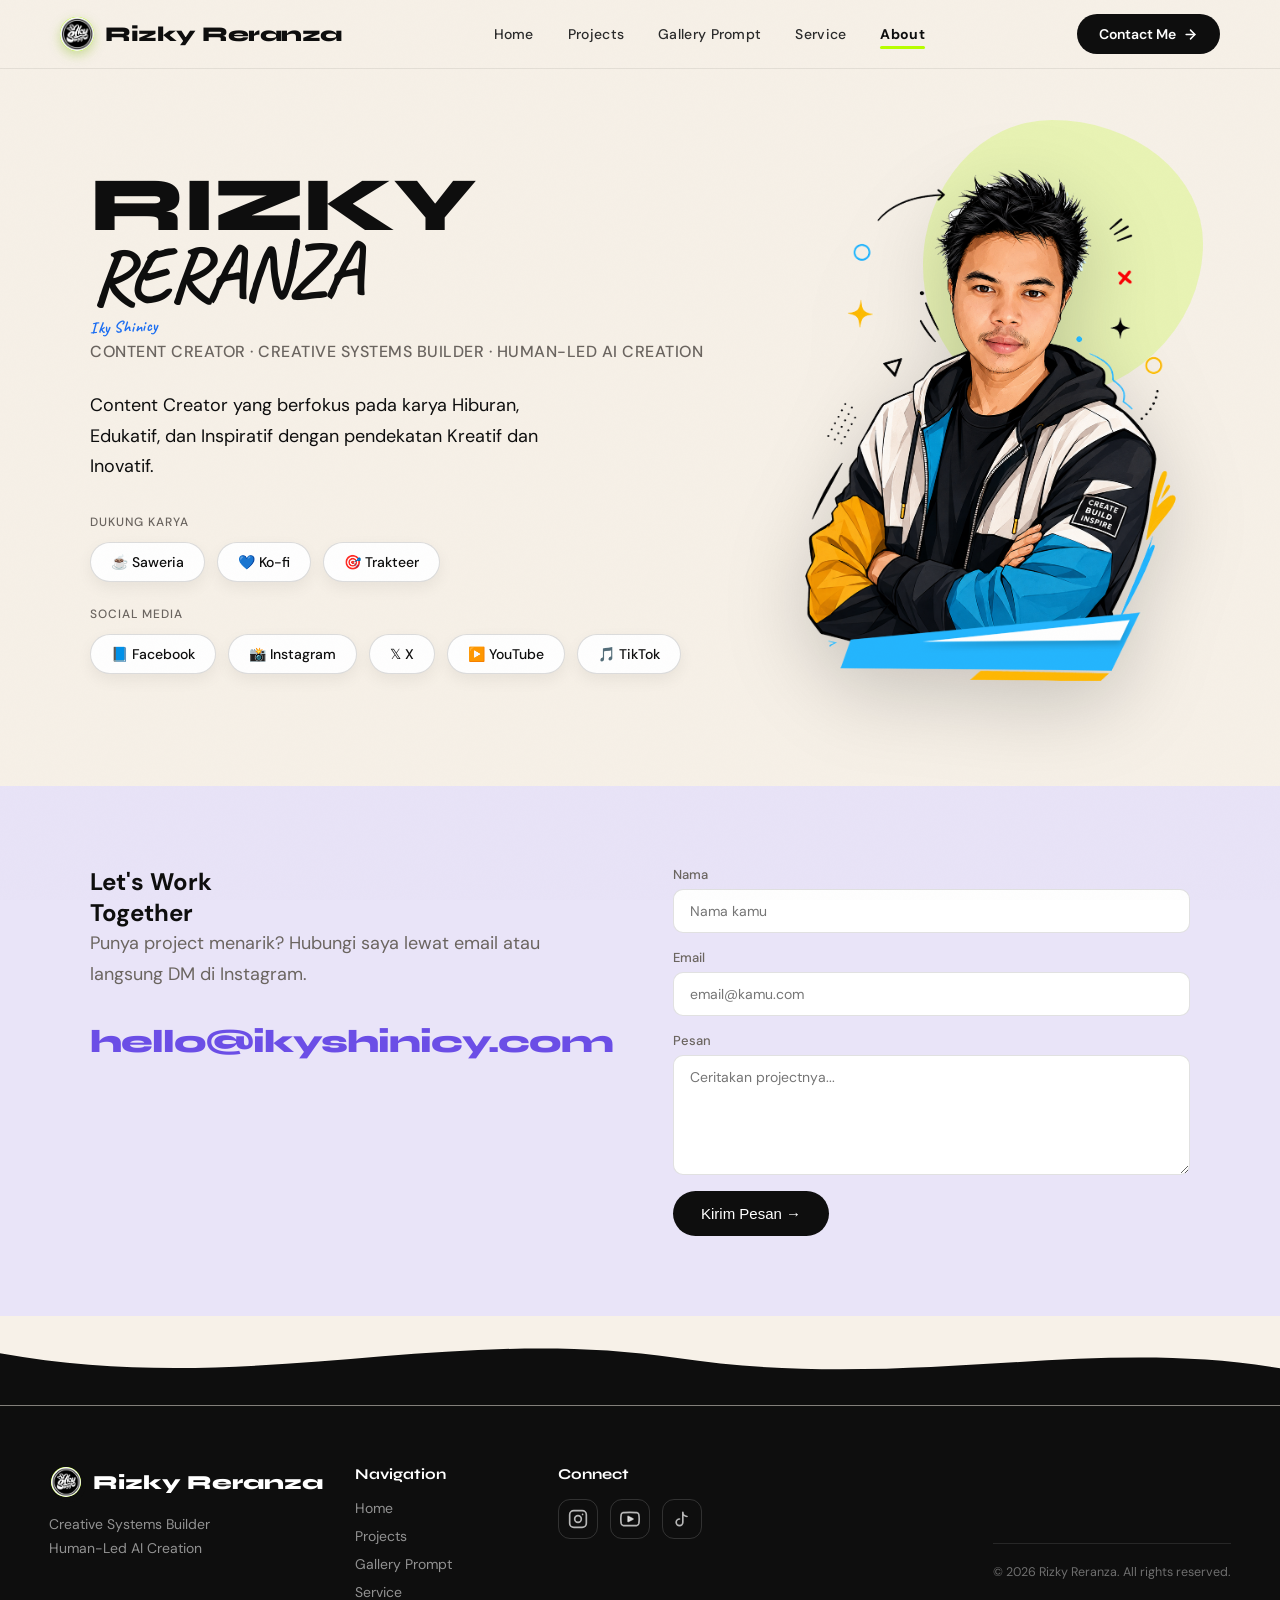
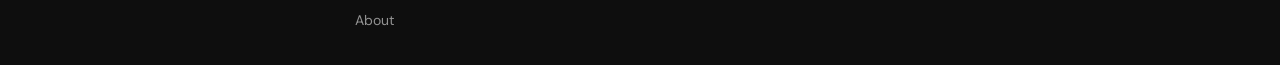
<file: about.html>
<!DOCTYPE html>
<html lang="id">
<head>
  <meta charset="UTF-8"/>
  <meta name="viewport" content="width=device-width, initial-scale=1.0"/>
  <title>Iky Shinicy — Rizky Reranza | Creative Systems Builder</title>
  <meta name="description" content="Iky Shinicy adalah nama kreator dari Rizky Reranza, seorang Creative Systems Builder dan Content Creator Indonesia. Spesialisasi: desain visual, video, filmmaking, musik, dan web development melalui pendekatan Human-Led AI Creation."/>
  <meta name="keywords" content="Iky Shinicy, Rizky Reranza, Creative Systems Builder, Content Creator Indonesia, Human-Led AI Creation, desain visual, filmmaking, komposisi musik, web development"/>
  <meta property="og:title" content="Iky Shinicy — Rizky Reranza | Creative Systems Builder"/>
  <meta property="og:description" content="Creative Systems Builder & Content Creator Indonesia. Stay curious, stay creative."/>
  <meta property="og:type" content="website"/>
  <link rel="preconnect" href="https://fonts.googleapis.com"/>
  <link href="https://fonts.googleapis.com/css2?family=Syne:wght@700;800&family=DM+Sans:wght@300;400;500&display=swap" rel="stylesheet"/>
  <script src="js/colorizer.js"></script>
  <style>
    :root{--sky:#08A8F5;--lime:#B8FF00;--ink:#090909;--white:#fff;--yellow:#FFD21A;--paper:#F7F1E8;--muted:#6b6560;}
    *,*::before,*::after{box-sizing:border-box;margin:0;padding:0;}
    html{scroll-behavior:smooth;}
    body{font-family:'DM Sans',sans-serif;background:var(--paper);color:var(--ink);overflow-x:hidden;}
    a{color:inherit;text-decoration:none;}
    .noise{position:fixed;inset:0;pointer-events:none;opacity:.06;z-index:9999;background-image:url("data:image/svg+xml,%3Csvg viewBox='0 0 200 200' xmlns='http://www.w3.org/2000/svg'%3E%3Cfilter id='n'%3E%3CfeTurbulence type='fractalNoise' baseFrequency='.9' numOctaves='4'/%3E%3C/filter%3E%3Crect width='100%25' height='100%25' filter='url(%23n)'/%3E%3C/svg%3E");background-size:180px;mix-blend-mode:multiply;}

    header{position:fixed;z-index:1000;top:0;left:0;right:0;display:flex;align-items:center;justify-content:space-between;padding:16px calc(50% - 550px);background:rgba(247,241,232,.9);backdrop-filter:blur(16px);border-bottom:3px solid var(--ink);}
    .logo{font-family:'Syne',sans-serif;font-weight:800;font-size:20px;letter-spacing:-0.5px;display:flex;align-items:center;gap:10px;}
    .logo-dot{display:inline-flex;background:var(--lime);border:2.5px solid var(--ink);border-radius:50%;width:26px;height:26px;box-shadow:3px 3px 0 var(--ink);overflow:hidden;}
    .logo-dot img{width:100%;height:100%;object-fit:cover;display:block;}
    nav{display:flex;gap:6px;align-items:center;}
    nav a{font-size:13px;font-weight:500;padding:7px 14px;border-radius:999px;border:1.5px solid transparent;transition:all .2s;letter-spacing:.3px;}
    nav a:hover,nav a.active{border-color:var(--ink);background:var(--white);}
    nav .nav-cta{background:var(--ink);color:var(--white);border-color:var(--ink);}
    nav .nav-cta:hover{background:var(--sky);border-color:var(--sky);}
    .menu-btn{display:none;flex-direction:column;gap:5px;cursor:pointer;padding:4px;}
    .menu-btn span{display:block;width:22px;height:2px;background:var(--ink);border-radius:2px;transition:.3s;}

    .page-wrap{width:100%;}
    .about-hero{padding:140px calc(50% - 550px) 80px;display:grid;grid-template-columns:1fr 400px;gap:40px;align-items:center;border-bottom:3px solid var(--ink);}
    .about-visual{position:relative;display:flex;align-items:center;justify-content:center;min-height:380px;}
    .about-illustration{width:100%;max-width:380px;filter:drop-shadow(0 24px 40px rgba(0,0,0,.18));position:relative;z-index:2;}
    .float-slow{animation:about-floaty 5.5s ease-in-out infinite;}
    @keyframes about-floaty{0%,100%{transform:translateY(0);}50%{transform:translateY(-14px);}}
    @media (max-width:900px){
      .about-hero{grid-template-columns:1fr;padding-top:120px;}
      .about-visual{order:-1;min-height:auto;margin-bottom:8px;}
      .about-illustration{max-width:280px;}
    }
    .about-alias{font-family:'DM Sans',sans-serif;font-size:16px;font-weight:500;color:var(--sky);letter-spacing:.5px;margin-bottom:8px;}
    .about-card-alias{font-size:13px;color:rgba(9,9,9,.5);margin-top:2px;margin-bottom:0;}
    .about-support{margin-top:28px;}
    .support-label{font-size:12px;font-weight:500;color:var(--muted);text-transform:uppercase;letter-spacing:1px;margin-bottom:12px;}
    .support-btns{display:flex;gap:12px;flex-wrap:wrap;}
    .about-name{font-family:'Syne',sans-serif;font-weight:800;font-size:clamp(40px,6vw,80px);letter-spacing:-3px;line-height:.88;text-transform:uppercase;margin-bottom:8px;}
    .about-name span{color:var(--sky);}
    .about-role{font-size:16px;font-weight:500;color:var(--muted);letter-spacing:.5px;text-transform:uppercase;margin-bottom:28px;}
    .about-bio{font-size:18px;line-height:1.7;color:var(--ink);margin-bottom:32px;max-width:480px;}
    .about-links{display:flex;gap:12px;flex-wrap:wrap;}
    .social-btn{display:inline-flex;align-items:center;gap:8px;font-size:14px;font-weight:500;padding:10px 20px;border:2px solid var(--ink);border-radius:999px;box-shadow:3px 3px 0 var(--ink);transition:all .2s;}
    .social-btn:hover{transform:translate(-2px,-2px);box-shadow:5px 5px 0 var(--ink);}
    .about-visual{display:flex;align-items:center;justify-content:center;}
    .about-card{width:100%;max-width:360px;background:var(--sky);border:3px solid var(--ink);border-radius:24px;padding:40px;box-shadow:12px 12px 0 var(--ink);text-align:center;}
    .about-avatar{width:100px;height:100px;border-radius:50%;background:var(--yellow);border:3px solid var(--ink);box-shadow:5px 5px 0 var(--ink);margin:0 auto 20px;display:flex;align-items:center;justify-content:center;font-size:40px;}
    .about-card-name{font-family:'Syne',sans-serif;font-weight:800;font-size:22px;letter-spacing:-1px;margin-bottom:4px;}
    .about-card-role{font-size:14px;color:rgba(9,9,9,.6);}
    .about-card-loc{display:inline-flex;align-items:center;gap:6px;margin-top:16px;font-size:13px;padding:6px 14px;background:var(--white);border:2px solid var(--ink);border-radius:999px;}

    .about-card-support{display:flex;flex-direction:column;gap:8px;margin-top:20px;}
    .card-sup-btn{display:flex;align-items:center;justify-content:center;gap:8px;font-size:14px;font-weight:500;font-family:'DM Sans',sans-serif;padding:10px 20px;background:var(--white);border:2px solid var(--ink);border-radius:999px;box-shadow:3px 3px 0 var(--ink);transition:all .2s;color:var(--ink);}
    .card-sup-btn:hover{transform:translate(-2px,-2px);box-shadow:5px 5px 0 var(--ink);}



    .contact-section{padding:80px calc(50% - 550px);background:var(--ink);color:var(--white);border-bottom:3px solid var(--sky);}
    .contact-section .section-title{color:var(--white);}
    .contact-grid{display:grid;grid-template-columns:1fr 1fr;gap:60px;align-items:start;}
    .contact-text{font-size:18px;color:rgba(255,255,255,.6);line-height:1.7;margin-bottom:32px;}
    .contact-email{font-family:'Syne',sans-serif;font-weight:800;font-size:clamp(20px,3vw,32px);letter-spacing:-1px;color:var(--sky);}
    .contact-email:hover{color:var(--lime);}
    .contact-form{display:flex;flex-direction:column;gap:16px;}
    .form-group{display:flex;flex-direction:column;gap:6px;}
    .form-group label{font-size:13px;font-weight:500;color:rgba(255,255,255,.5);}
    .form-group input,.form-group textarea{background:rgba(255,255,255,.06);border:1.5px solid rgba(255,255,255,.15);border-radius:10px;padding:12px 16px;font-size:14px;color:var(--white);font-family:'DM Sans',sans-serif;outline:none;transition:border-color .2s;resize:vertical;}
    .form-group input:focus,.form-group textarea:focus{border-color:var(--sky);}
    .form-group textarea{min-height:120px;}
    .submit-btn{background:var(--sky);color:var(--ink);font-size:15px;font-weight:500;padding:14px 28px;border-radius:999px;border:2px solid var(--sky);cursor:pointer;transition:all .2s;width:fit-content;}
    .submit-btn:hover{background:var(--lime);border-color:var(--lime);}

    footer{background:rgba(9,9,9,1);color:var(--white);padding:32px calc(50% - 550px);display:flex;justify-content:space-between;align-items:center;flex-wrap:wrap;gap:12px;font-size:13px;}
    .footer-links{display:flex;gap:20px;color:rgba(255,255,255,.4);}
    .footer-links a:hover{color:var(--white);}

    @media(max-width:768px){
      nav{display:none;}
      nav.open{display:flex;flex-direction:column;position:absolute;top:100%;left:0;right:0;background:var(--paper);padding:20px 6vw;border-bottom:3px solid var(--ink);gap:8px;}
      .menu-btn{display:flex;}
      .about-hero{grid-template-columns:1fr;gap:40px;}
      .about-visual{order:-1;}
      .contact-grid{grid-template-columns:1fr;}
    }
  </style>
  <link rel="stylesheet" href="css/site.css"/>
  <link rel="stylesheet" href="css/pages.css"/>
</head>
<body>
<div class="noise"></div>

<header>
  <a href="index.html" class="logo"><span class="logo-dot"></span>Iky Shinicy</a>
  <nav id="main-nav">
    <a href="index.html">Home</a>
    <a href="projects.html">Projects</a>
    <a href="galleryprompt.html">Gallery Prompt</a>
    <a href="service.html">Service</a>
    <a href="about.html" class="active">About</a>
    <a href="#" id="nav-hire" class="nav-cta">Hire Me</a>
  </nav>
  <div class="menu-btn" onclick="document.getElementById('main-nav').classList.toggle('open')">
    <span></span><span></span><span></span>
  </div>
</header>

<div class="page-wrap">

<section class="about-hero">
  <div>
    <div class="about-name" id="about-name"></div>
    <div class="about-alias" id="about-alias">Iky Shinicy</div>
    <div class="about-role" id="about-role"></div>
    <p class="about-bio" id="about-bio"></p>
    <div class="about-support">
      <div class="support-label">Dukung Karya</div>
      <div class="support-btns" id="support-btns"></div>
    </div>
    <div class="about-support" style="margin-top:24px;">
      <div class="support-label">Social Media</div>
      <div class="support-btns" id="social-btns"></div>
    </div>
  </div>

  <div class="about-visual">
    <img class="about-illustration float-slow" src="assets/img/generated/about-final.png" alt="Rizky Reranza illustration"/>
  </div>
</section>



<section class="contact-section">
  <div class="contact-grid">
    <div>
      <h2 class="section-title">Let's Work<br>Together</h2>
      <p class="contact-text">Punya project menarik? Hubungi saya lewat email atau langsung DM di Instagram.</p>
      <a class="contact-email" id="contact-email" href="#"></a>
    </div>
    <div class="contact-form">
      <div class="form-group">
        <label>Nama</label>
        <input type="text" id="form-name" placeholder="Nama kamu"/>
      </div>
      <div class="form-group">
        <label>Email</label>
        <input type="email" id="form-email" placeholder="email@kamu.com"/>
      </div>
      <div class="form-group">
        <label>Pesan</label>
        <textarea id="form-msg" placeholder="Ceritakan projectnya..."></textarea>
      </div>
      <button class="submit-btn" onclick="submitForm()">Kirim Pesan →</button>
    </div>
  </div>
</section>

</div><!-- end page-wrap -->

<footer>
  <a href="index.html" style="font-family:'Syne',sans-serif;font-weight:800;font-size:16px;">Iky Shinicy</a>
  <div class="footer-links">
    <a href="index.html">Home</a>
    <a href="projects.html">Projects</a>
    <a href="galleryprompt.html">Gallery Prompt</a>
  </div>
</footer>

<script src="js/data.js"></script>
<script>
  function initAbout() {
    const d = SITE_DATA;
    const p = d.profile;

    // Nama — split jadi 2 baris, nama depan & belakang
    const nameParts = p.name.split(' ');
    const firstName = nameParts[0];
    const lastName = nameParts.slice(1).join(' ');
    document.getElementById('about-name').innerHTML = `${firstName}<br><span>${lastName}</span>`;

    // Role & Bio
    document.getElementById('about-role').textContent = p.role || 'Content Creator · Creative Systems Builder · Human-Led AI Creation';
    document.getElementById('about-bio').innerHTML = (p.bio || '') + (p.quote ? `<br><br><em>"${p.quote}"</em>` : '');

    // Alias/tagline
    if (p.tagline) document.getElementById('about-alias').textContent = p.tagline;

    // Nav hire me
    document.getElementById('nav-hire').href = 'mailto:' + p.email;

    // Contact email
    const emailEl = document.getElementById('contact-email');
    emailEl.textContent = p.email;
    emailEl.href = 'mailto:' + p.email;

    // Support buttons
    const supportMap = [
      { key: 'saweria', icon: '☕', label: 'Saweria' },
      { key: 'kofi',    icon: '💙', label: 'Ko-fi' },
      { key: 'trakteer',icon: '🎯', label: 'Trakteer' },
    ];
    document.getElementById('support-btns').innerHTML = supportMap
      .filter(s => p[s.key])
      .map(s => `<a href="${p[s.key]}" target="_blank" rel="noopener" class="social-btn">${s.icon} ${s.label}</a>`)
      .join('');

    // Social media buttons
    const socialMap = [
      { key: 'facebook',  icon: '📘', label: 'Facebook' },
      { key: 'instagram', icon: '📸', label: 'Instagram' },
      { key: 'x',         icon: '𝕏', label: 'X' },
      { key: 'youtube',   icon: '▶️', label: 'YouTube' },
      { key: 'tiktok',    icon: '🎵', label: 'TikTok' },
    ];
    document.getElementById('social-btns').innerHTML = socialMap
      .filter(s => p[s.key])
      .map(s => `<a href="${p[s.key]}" target="_blank" rel="noopener" class="social-btn">${s.icon} ${s.label}</a>`)
      .join('');

  }

  initAbout();
</script>
<script>
  function submitForm() {
    const name = document.getElementById('form-name').value.trim();
    const email = document.getElementById('form-email').value.trim();
    const msg = document.getElementById('form-msg').value.trim();
    if (!name || !email) { alert('Nama dan email wajib diisi.'); return; }
    const btn = document.querySelector('.submit-btn');
    btn.textContent = '✓ Pesan Terkirim!';
    btn.style.background = '#B8FF00';
    document.getElementById('form-name').value = '';
    document.getElementById('form-email').value = '';
    document.getElementById('form-msg').value = '';
    setTimeout(() => { btn.textContent = 'Kirim Pesan →'; btn.style.background = ''; }, 3000);
  }
</script>
<script src="js/chrome.js" defer></script>
</body>
</html>
</file>
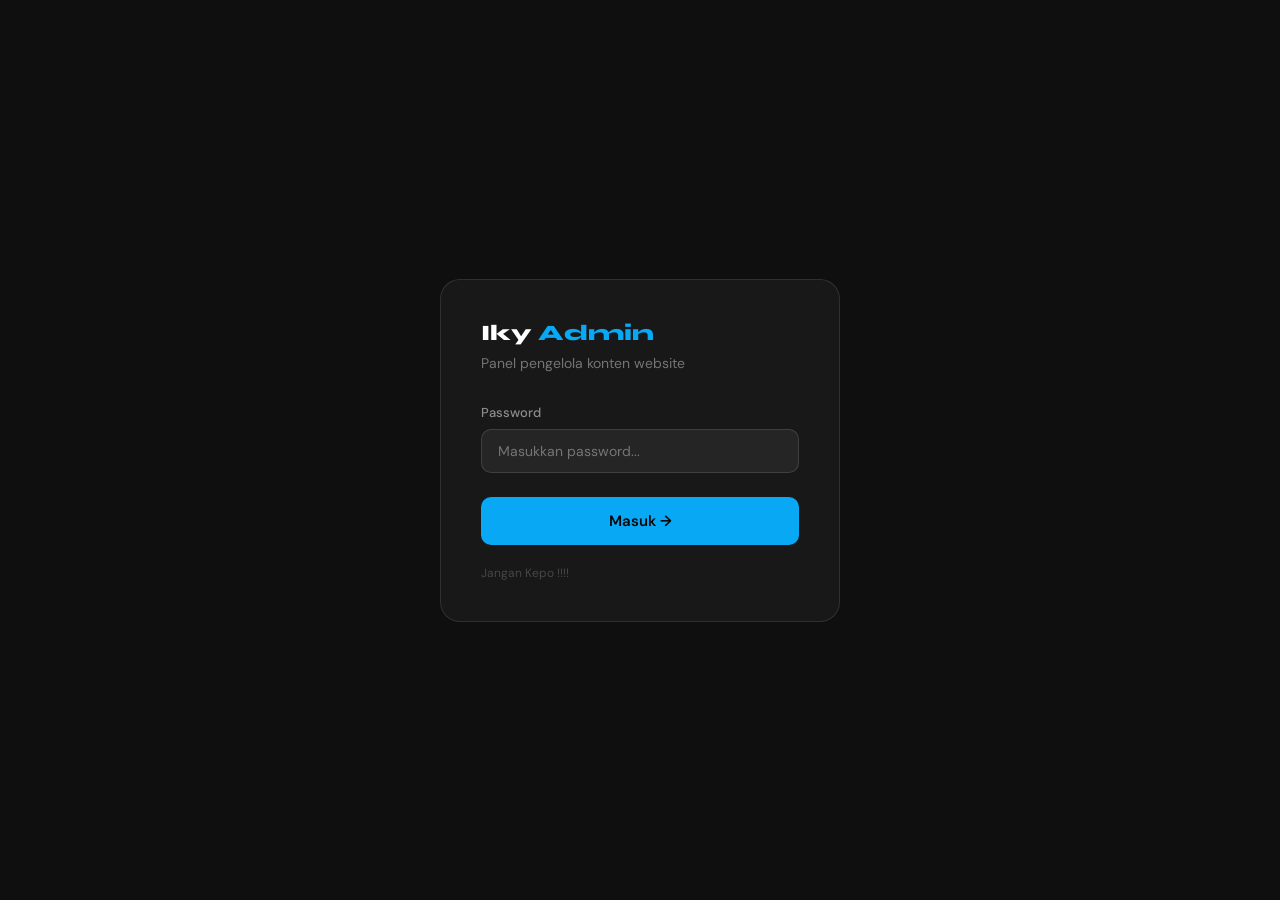
<file: admin.html>
<!DOCTYPE html>
<html lang="id">
<head>
  <meta charset="UTF-8"/>
  <meta name="viewport" content="width=device-width, initial-scale=1.0"/>
  <title>Admin — Iky Shinicy</title>
  <link rel="preconnect" href="https://fonts.googleapis.com"/>
  <link href="https://fonts.googleapis.com/css2?family=Syne:wght@700;800&family=DM+Sans:wght@300;400;500&display=swap" rel="stylesheet"/>
  <style>
    :root{--sky:#08A8F5;--lime:#B8FF00;--ink:#090909;--white:#fff;--yellow:#FFD21A;--paper:#F7F1E8;--muted:#6b6560;--danger:#e53e3e;--success:#38a169;}
    *,*::before,*::after{box-sizing:border-box;margin:0;padding:0;}
    body{font-family:'DM Sans',sans-serif;background:#0f0f0f;color:var(--white);min-height:100vh;}
    a{color:inherit;text-decoration:none;}
    input,textarea,select{font-family:'DM Sans',sans-serif;}
    button{font-family:'DM Sans',sans-serif;cursor:pointer;}

    #login-screen{position:fixed;inset:0;background:#0f0f0f;display:flex;align-items:center;justify-content:center;z-index:9999;}
    .login-box{width:100%;max-width:400px;padding:40px;background:rgba(255,255,255,.04);border:1.5px solid rgba(255,255,255,.1);border-radius:20px;}
    .login-logo{font-family:'Syne',sans-serif;font-weight:800;font-size:22px;margin-bottom:8px;}
    .login-logo span{color:var(--sky);}
    .login-sub{font-size:14px;color:rgba(255,255,255,.4);margin-bottom:32px;}
    .login-label{font-size:13px;font-weight:500;color:rgba(255,255,255,.5);margin-bottom:8px;display:block;}
    .login-input{width:100%;background:rgba(255,255,255,.06);border:1.5px solid rgba(255,255,255,.12);border-radius:10px;padding:12px 16px;font-size:14px;color:var(--white);outline:none;transition:border-color .2s;margin-bottom:16px;}
    .login-input:focus{border-color:var(--sky);}
    .login-btn{width:100%;background:var(--sky);color:var(--ink);font-size:15px;font-weight:600;padding:14px;border-radius:10px;border:none;margin-top:8px;transition:all .2s;}
    .login-btn:hover{background:var(--lime);}
    .login-error{font-size:13px;color:var(--danger);margin-top:12px;display:none;}

    #loading-screen{position:fixed;inset:0;background:#0f0f0f;display:none;align-items:center;justify-content:center;z-index:9998;flex-direction:column;gap:16px;}
    .loading-spinner{width:40px;height:40px;border:3px solid rgba(255,255,255,.1);border-top-color:var(--sky);border-radius:50%;animation:spin .8s linear infinite;}
    @keyframes spin{to{transform:rotate(360deg)}}
    .loading-text{font-size:14px;color:rgba(255,255,255,.4);}

    #app{display:none;min-height:100vh;}
    .sidebar{position:fixed;top:0;left:0;bottom:0;width:220px;background:#161616;border-right:1.5px solid rgba(255,255,255,.06);padding:24px 16px;display:flex;flex-direction:column;z-index:100;}
    .sidebar-logo{font-family:'Syne',sans-serif;font-weight:800;font-size:18px;margin-bottom:4px;padding:0 8px;}
    .sidebar-logo span{color:var(--sky);}
    .sidebar-sub{font-size:11px;color:rgba(255,255,255,.3);padding:0 8px;margin-bottom:32px;}
    .nav-item{display:flex;align-items:center;gap:10px;padding:10px 12px;border-radius:8px;font-size:14px;font-weight:500;color:rgba(255,255,255,.5);cursor:pointer;transition:all .2s;margin-bottom:2px;border:none;background:none;width:100%;text-align:left;}
    .nav-item:hover{background:rgba(255,255,255,.06);color:var(--white);}
    .nav-item.active{background:rgba(8,168,245,.12);color:var(--sky);}
    .nav-icon{font-size:16px;width:20px;text-align:center;}
    .sidebar-footer{margin-top:auto;padding-top:16px;border-top:1.5px solid rgba(255,255,255,.06);}
    .logout-btn{display:flex;align-items:center;gap:8px;font-size:13px;color:rgba(255,255,255,.3);cursor:pointer;padding:8px 12px;border-radius:8px;border:none;background:none;width:100%;transition:all .2s;}
    .logout-btn:hover{color:var(--danger);background:rgba(229,62,62,.06);}

    .main{margin-left:220px;padding:32px;min-height:100vh;}
    .page-head{display:flex;align-items:center;justify-content:space-between;margin-bottom:32px;flex-wrap:wrap;gap:16px;}
    .page-title{font-family:'Syne',sans-serif;font-weight:800;font-size:28px;letter-spacing:-1px;}

    .stats-grid{display:grid;grid-template-columns:repeat(auto-fill,minmax(160px,1fr));gap:16px;margin-bottom:32px;}
    .stat-card{background:rgba(255,255,255,.04);border:1.5px solid rgba(255,255,255,.08);border-radius:14px;padding:20px 24px;}
    .stat-num{font-family:'Syne',sans-serif;font-weight:800;font-size:36px;letter-spacing:-2px;color:var(--sky);}
    .stat-label{font-size:13px;color:rgba(255,255,255,.4);margin-top:4px;}

    .field-label{font-size:12px;font-weight:500;color:rgba(255,255,255,.4);margin-bottom:6px;display:block;}
    .field-input{width:100%;background:rgba(255,255,255,.06);border:1.5px solid rgba(255,255,255,.1);border-radius:8px;padding:10px 14px;font-size:13px;color:var(--white);outline:none;transition:border-color .2s;}
    .field-input:focus{border-color:var(--sky);}
    .field-input::placeholder{color:rgba(255,255,255,.2);}
    textarea.field-input{resize:vertical;min-height:80px;line-height:1.5;}

    .progress-field{display:flex;flex-direction:column;gap:8px;}
    .progress-slider{-webkit-appearance:none;width:100%;height:6px;border-radius:999px;background:rgba(255,255,255,.1);outline:none;}
    .progress-slider::-webkit-slider-thumb{-webkit-appearance:none;width:18px;height:18px;border-radius:50%;background:var(--lime);cursor:pointer;border:2px solid var(--ink);}
    .progress-slider::-moz-range-thumb{width:18px;height:18px;border-radius:50%;background:var(--lime);cursor:pointer;border:2px solid var(--ink);}
    .progress-preview{height:5px;background:rgba(255,255,255,.08);border-radius:999px;overflow:hidden;margin-top:4px;}
    .progress-preview-fill{height:100%;border-radius:999px;background:linear-gradient(90deg,var(--sky),var(--lime));transition:width .2s;}
    .progress-val{font-family:'Syne',sans-serif;font-weight:800;font-size:13px;color:var(--lime);}

    .btn{display:inline-flex;align-items:center;gap:8px;font-size:13px;font-weight:500;padding:10px 20px;border-radius:8px;border:1.5px solid transparent;transition:all .2s;}
    .btn-primary{background:var(--sky);color:var(--ink);border-color:var(--sky);}
    .btn-primary:hover{background:#06a1eb;}
    .btn-success{background:var(--lime);color:var(--ink);border-color:var(--lime);}
    .btn-success:hover{background:#a8f000;}
    .btn-ghost{background:transparent;color:rgba(255,255,255,.6);border-color:rgba(255,255,255,.15);}
    .btn-ghost:hover{border-color:rgba(255,255,255,.3);color:var(--white);}
    .btn-danger{background:transparent;color:var(--danger);border-color:rgba(229,62,62,.3);}
    .btn-danger:hover{background:rgba(229,62,62,.08);}
    .btn-sm{padding:7px 14px;font-size:12px;}

    .data-table{width:100%;border-collapse:collapse;}
    .data-table th{font-size:11px;font-weight:600;letter-spacing:.5px;text-transform:uppercase;color:rgba(255,255,255,.3);padding:10px 16px;text-align:left;border-bottom:1.5px solid rgba(255,255,255,.06);}
    .data-table td{font-size:14px;padding:14px 16px;border-bottom:1.5px solid rgba(255,255,255,.04);color:rgba(255,255,255,.8);vertical-align:middle;}
    .data-table tr:hover td{background:rgba(255,255,255,.02);}
    .table-wrap{background:rgba(255,255,255,.03);border:1.5px solid rgba(255,255,255,.06);border-radius:14px;overflow:hidden;margin-bottom:24px;}

    .modal-overlay{display:none;position:fixed;inset:0;background:rgba(0,0,0,.75);z-index:9000;align-items:center;justify-content:center;padding:24px;}
    .modal-overlay.open{display:flex;}
    .modal{background:#1a1a1a;border:1.5px solid rgba(255,255,255,.1);border-radius:16px;width:100%;max-width:560px;max-height:90vh;overflow-y:auto;}
    .modal-header{padding:20px 24px;border-bottom:1.5px solid rgba(255,255,255,.06);display:flex;align-items:center;justify-content:space-between;}
    .modal-title{font-family:'Syne',sans-serif;font-weight:700;font-size:18px;letter-spacing:-0.5px;}
    .modal-close{background:none;border:none;color:rgba(255,255,255,.3);font-size:20px;cursor:pointer;padding:4px;line-height:1;}
    .modal-close:hover{color:var(--white);}
    .modal-body{padding:24px;display:flex;flex-direction:column;gap:14px;}
    .modal-footer{padding:16px 24px;border-top:1.5px solid rgba(255,255,255,.06);display:flex;gap:10px;justify-content:flex-end;}

    .img-upload-wrap{display:flex;flex-direction:column;gap:8px;}
    .img-upload-area{border:2px dashed rgba(255,255,255,.15);border-radius:10px;padding:20px;text-align:center;cursor:pointer;transition:all .2s;position:relative;overflow:hidden;}
    .img-upload-area:hover{border-color:var(--sky);background:rgba(8,168,245,.04);}
    .img-upload-area.dragover{border-color:var(--lime);background:rgba(184,255,0,.05);}
    .img-upload-area input[type=file]{position:absolute;inset:0;opacity:0;cursor:pointer;width:100%;height:100%;}
    .img-upload-icon{font-size:28px;margin-bottom:8px;}
    .img-upload-text{font-size:13px;color:rgba(255,255,255,.4);}
    .img-upload-text strong{color:var(--sky);}
    .img-preview{width:100%;height:140px;object-fit:cover;border-radius:8px;display:none;border:1.5px solid rgba(255,255,255,.1);}
    .img-preview.show{display:block;}
    .img-upload-progress{height:3px;background:rgba(255,255,255,.06);border-radius:999px;overflow:hidden;display:none;}
    .img-upload-progress.show{display:block;}
    .img-upload-progress-bar{height:100%;background:var(--sky);border-radius:999px;width:0%;transition:width .3s;}
    .img-upload-status{font-size:12px;color:rgba(255,255,255,.3);}
    .img-upload-status.uploading{color:var(--sky);}
    .img-upload-status.done{color:var(--lime);}
    .img-upload-status.err{color:var(--danger);}

    .publish-bar{background:rgba(184,255,0,.08);border:1.5px solid rgba(184,255,0,.2);border-radius:12px;padding:14px 20px;display:flex;align-items:center;justify-content:space-between;margin-bottom:24px;flex-wrap:wrap;gap:12px;}
    .publish-info{font-size:14px;color:rgba(255,255,255,.7);}
    .publish-info strong{color:var(--lime);}
    .warn-box{background:rgba(255,210,26,.06);border:1.5px solid rgba(255,210,26,.25);border-radius:12px;padding:14px 20px;font-size:13px;color:rgba(255,255,255,.7);line-height:1.7;margin-bottom:16px;display:none;}
    .warn-box strong{color:var(--yellow);}
    .info-box{background:rgba(8,168,245,.06);border:1.5px solid rgba(8,168,245,.15);border-radius:12px;padding:16px 20px;font-size:13px;color:rgba(255,255,255,.6);line-height:1.7;margin-bottom:16px;}
    .info-box strong{color:var(--sky);}
    .badge{display:inline-block;font-size:11px;font-weight:500;padding:3px 10px;border-radius:999px;}
    .badge-featured{background:rgba(8,168,245,.15);color:var(--sky);}
    .section-tab{display:none;}
    .section-tab.active{display:block;}

    /* ===== COLOR THEME ===== */
    .color-grid{display:grid;grid-template-columns:repeat(auto-fill,minmax(200px,1fr));gap:16px;margin-bottom:24px;}
    .color-card{background:rgba(255,255,255,.04);border:1.5px solid rgba(255,255,255,.08);border-radius:14px;padding:20px;display:flex;flex-direction:column;gap:12px;}
    .color-card-label{font-size:12px;font-weight:600;letter-spacing:.5px;text-transform:uppercase;color:rgba(255,255,255,.4);}
    .color-card-name{font-family:'Syne',sans-serif;font-weight:700;font-size:15px;}
    .color-swatch-wrap{display:flex;gap:10px;align-items:center;}
    .color-swatch{width:48px;height:48px;border-radius:10px;border:2px solid rgba(255,255,255,.15);cursor:pointer;transition:transform .15s;flex-shrink:0;}
    .color-swatch:hover{transform:scale(1.08);}
    .color-presets{display:flex;gap:5px;flex-wrap:wrap;}
    .color-preset{width:22px;height:22px;border-radius:5px;border:2px solid rgba(255,255,255,.15);cursor:pointer;transition:transform .15s;}
    .color-preset:hover{transform:scale(1.2);border-color:rgba(255,255,255,.5);}
    .color-hex{font-size:12px;color:rgba(255,255,255,.4);font-family:monospace;}
    .theme-preview{background:rgba(255,255,255,.03);border:1.5px solid rgba(255,255,255,.06);border-radius:14px;padding:24px;margin-bottom:24px;}
    .theme-preview-title{font-size:12px;font-weight:600;letter-spacing:.5px;text-transform:uppercase;color:rgba(255,255,255,.3);margin-bottom:16px;}
    .preview-site{border-radius:10px;overflow:hidden;border:1.5px solid rgba(255,255,255,.1);max-width:480px;}
    .preview-header{padding:12px 16px;display:flex;align-items:center;gap:8px;border-bottom:2px solid #090909;}
    .preview-dot{width:16px;height:16px;border-radius:50%;border:2px solid #090909;box-shadow:2px 2px 0 #090909;}
    .preview-title-text{font-family:'Syne',sans-serif;font-weight:800;font-size:13px;}
    .preview-hero{padding:20px 16px;}
    .preview-h1{font-family:'Syne',sans-serif;font-weight:800;font-size:22px;line-height:1;margin-bottom:8px;}
    .preview-sub{font-size:11px;margin-bottom:12px;}
    .preview-btn{display:inline-block;padding:6px 14px;border-radius:999px;border:2px solid #090909;font-size:11px;font-weight:600;}
    .preview-section{padding:12px 16px;border-top:2px solid #090909;}
    .preview-label{font-size:10px;font-weight:600;letter-spacing:.5px;text-transform:uppercase;margin-bottom:8px;}
    .preview-cards{display:flex;gap:8px;}
    .preview-card{flex:1;border-radius:8px;border:2px solid #090909;padding:8px;background:#fff;}
    .preview-card-title{font-size:10px;font-weight:700;color:#090909;margin-bottom:4px;}
    .preview-card-chip{display:inline-block;font-size:9px;padding:2px 8px;border-radius:999px;font-weight:600;}

    #toast{position:fixed;bottom:24px;right:24px;z-index:99999;display:flex;flex-direction:column;gap:8px;}
    .toast-item{padding:12px 20px;border-radius:10px;font-size:14px;font-weight:500;border:1.5px solid;animation:slideIn .3s ease;max-width:320px;}
    .toast-item.success{background:#0d2d1a;border-color:#38a169;color:#68d391;}
    .toast-item.error{background:#2d0d0d;border-color:var(--danger);color:#fc8181;}
    .toast-item.info{background:rgba(8,168,245,.1);border-color:rgba(8,168,245,.3);color:var(--sky);}
    @keyframes slideIn{from{opacity:0;transform:translateX(20px)}to{opacity:1;transform:none}}

    @media(max-width:768px){
      .sidebar{position:fixed;bottom:0;left:0;right:0;top:auto;width:100%;height:auto;flex-direction:row;padding:0;border-right:none;border-top:1.5px solid rgba(255,255,255,.08);z-index:200;background:#161616;}
      .sidebar > div:first-child{display:flex;flex-direction:row;flex:1;overflow-x:auto;}
      .sidebar-logo,.sidebar-sub,.sidebar-footer{display:none;}
      .nav-item{flex-direction:column;gap:3px;padding:10px 6px 8px;font-size:10px;min-width:56px;border-radius:0;margin-bottom:0;flex:1;justify-content:center;align-items:center;text-align:center;}
      .nav-icon{font-size:18px;width:auto;}
      .main{margin-left:0;padding:16px 16px 90px;}
      .page-title{font-size:22px;}
      .page-head{margin-bottom:20px;}
      .table-wrap{overflow-x:auto;-webkit-overflow-scrolling:touch;}
      .data-table{min-width:500px;}
      .stats-grid{grid-template-columns:repeat(2,1fr);}
      .modal-overlay{padding:0;align-items:flex-end;}
      .modal{border-radius:20px 20px 0 0;border-bottom:none;max-height:92vh;overflow-y:auto;}
      #toast{bottom:80px;right:12px;left:12px;}
      .toast-item{max-width:100%;}
      .publish-bar{flex-direction:column;gap:8px;padding:12px 16px;}
      .profile-grid{grid-template-columns:1fr !important;}
      .profile-grid > div[style*="grid-column"]{grid-column:1 !important;}
    }
  </style>
</head>
<body>

<div id="login-screen">
  <div class="login-box">
    <div class="login-logo">Iky <span>Admin</span></div>
    <div class="login-sub">Panel pengelola konten website</div>
    <label class="login-label">Password</label>
    <input type="password" class="login-input" id="login-pass" placeholder="Masukkan password..." onkeydown="if(event.key==='Enter')doLogin()"/>
    <button class="login-btn" onclick="doLogin()">Masuk →</button>
    <div class="login-error" id="login-err">Password salah. Coba lagi.</div>
    <div style="font-size:12px;color:rgba(255,255,255,.2);margin-top:20px;">Jangan Kepo !!!!<code style="color:rgba(255,255,255,.4)"></code></div>
  </div>
</div>

<div id="loading-screen">
  <div class="loading-spinner"></div>
  <div class="loading-text" id="loading-text">Memuat data dari GitHub...</div>
</div>

<div id="app">
  <div class="sidebar">
    <div>
      <div class="sidebar-logo">Iky <span>Admin</span></div>
      <div class="sidebar-sub">Content Manager</div>
      <button class="nav-item active" onclick="showTab('dashboard',this)"><span class="nav-icon">📊</span>Dashboard</button>
      <button class="nav-item" onclick="showTab('profile',this)"><span class="nav-icon">👤</span>Profil</button>
      <button class="nav-item" onclick="showTab('projects',this)"><span class="nav-icon">🎨</span>Projects</button>
      <button class="nav-item" onclick="showTab('galleryprompt',this)"><span class="nav-icon">🖼</span>Gallery</button>
      <button class="nav-item" onclick="showTab('services',this)"><span class="nav-icon">📦</span>Services</button>
      <button class="nav-item" onclick="showTab('colors',this)"><span class="nav-icon">🎨</span>Warna</button>
    </div>
    <div class="sidebar-footer">
      <button class="logout-btn" onclick="doLogout()"><span>⏏</span>Keluar</button>
    </div>
  </div>

  <div class="main">

    <div class="publish-bar" id="publish-bar" style="display:none">
      <div class="publish-info">Ada perubahan belum dipublish. <strong>Simpan ke GitHub sekarang?</strong></div>
      <button class="btn btn-success" onclick="publishToGitHub()">🚀 Publish ke GitHub</button>
    </div>

    <div class="warn-box" id="warn-box">
      <strong>⚠️ Perhatian:</strong> Data di browser ini mungkin tidak sinkron dengan GitHub. Disarankan klik <strong>Muat Ulang dari GitHub</strong> sebelum mengedit.
      <br><button class="btn btn-ghost btn-sm" style="margin-top:10px" onclick="forceReloadFromGitHub()">🔄 Muat Ulang dari GitHub</button>
    </div>

    <!-- DASHBOARD -->
    <div class="section-tab active" id="tab-dashboard">
      <div class="page-head">
        <h1 class="page-title">Dashboard</h1>
        <div style="display:flex;gap:8px;flex-wrap:wrap">
          <button class="btn btn-ghost" onclick="forceReloadFromGitHub()">🔄 Sync dari GitHub</button>
          <button class="btn btn-success" onclick="publishToGitHub()">🚀 Publish ke GitHub</button>
        </div>
      </div>
      <div class="stats-grid" id="stats-grid"></div>
      <div class="info-box">
        <strong>🔒 Token Aman di Server</strong><br>
        GitHub Token tersimpan di Vercel Environment Variables. Login dari HP, laptop, atau browser berbeda tetap bisa publish.
      </div>
      <div class="info-box" style="background:rgba(184,255,0,.05);border-color:rgba(184,255,0,.2);">
        <strong style="color:var(--lime)">✅ Key galleryprompt sudah konsisten</strong><br>
        Data gallery sekarang menggunakan key <code>galleryprompt</code> di semua halaman.
      </div>
    </div>

    <!-- PROFILE -->
    <div class="section-tab" id="tab-profile">
      <div class="page-head">
        <h1 class="page-title">Profil</h1>
        <button class="btn btn-primary" onclick="saveProfile()">Simpan Profil</button>
      </div>
      <div class="profile-grid" style="background:rgba(255,255,255,.03);border:1.5px solid rgba(255,255,255,.06);border-radius:14px;padding:28px;display:grid;grid-template-columns:1fr 1fr;gap:16px;">
        <div><label class="field-label">Nama</label><input type="text" class="field-input" id="p-name"/></div>
        <div><label class="field-label">Tagline / Role</label><input type="text" class="field-input" id="p-tagline"/></div>
        <div style="grid-column:1/-1"><label class="field-label">Bio</label><textarea class="field-input" id="p-bio" rows="3"></textarea></div>
        <div><label class="field-label">Email</label><input type="email" class="field-input" id="p-email"/></div>
        <div><label class="field-label">Lokasi</label><input type="text" class="field-input" id="p-location"/></div>
        <div><label class="field-label">Instagram URL</label><input type="url" class="field-input" id="p-instagram"/></div>
        <div><label class="field-label">YouTube URL</label><input type="url" class="field-input" id="p-youtube"/></div>
        <div><label class="field-label">TikTok URL</label><input type="url" class="field-input" id="p-tiktok"/></div>
        <div><label class="field-label">Behance URL</label><input type="url" class="field-input" id="p-behance"/></div>
      </div>
    </div>

    <!-- PROJECTS -->
    <div class="section-tab" id="tab-projects">
      <div class="page-head">
        <h1 class="page-title">Projects</h1>
        <button class="btn btn-primary" onclick="openModal('project')">+ Tambah Project</button>
      </div>
      <div class="table-wrap">
        <table class="data-table">
          <thead><tr><th>Judul</th><th>Kategori</th><th>Tahun</th><th>Progress</th><th>Featured</th><th>Aksi</th></tr></thead>
          <tbody id="projects-table"></tbody>
        </table>
      </div>
    </div>

    <!-- GALLERY -->
    <div class="section-tab" id="tab-galleryprompt">
      <div class="page-head">
        <h1 class="page-title">Gallery Prompt</h1>
        <button class="btn btn-primary" onclick="openModal('galleryprompt')">+ Tambah Item</button>
      </div>
      <div class="table-wrap">
        <table class="data-table">
          <thead><tr><th>Judul</th><th>Kategori</th><th>Prompt</th><th>Aksi</th></tr></thead>
          <tbody id="galleryprompt-table"></tbody>
        </table>
      </div>
    </div>

    <!-- SERVICES -->
    <div class="section-tab" id="tab-services">
      <div class="page-head">
        <h1 class="page-title">Services</h1>
        <button class="btn btn-primary" onclick="openModal('service')">+ Tambah Service</button>
      </div>
      <div class="table-wrap">
        <table class="data-table">
          <thead><tr><th>Icon</th><th>Judul</th><th>Deskripsi</th><th>Label</th><th>Aksi</th></tr></thead>
          <tbody id="services-table"></tbody>
        </table>
      </div>
    </div>

    <!-- WARNA -->
    <div class="section-tab" id="tab-colors">
      <div class="page-head">
        <h1 class="page-title">Tema Warna</h1>
        <div style="display:flex;gap:8px;flex-wrap:wrap">
          <button class="btn btn-ghost" onclick="resetColors()">↺ Reset Default</button>
          <button class="btn btn-success" onclick="saveColors()">✓ Terapkan</button>
        </div>
      </div>

      <!-- Live Preview -->
      <div class="theme-preview">
        <div class="theme-preview-title">Live Preview</div>
        <div class="preview-site" id="color-preview">
          <div class="preview-header" id="pv-header">
            <div class="preview-dot" id="pv-dot"></div>
            <div class="preview-title-text" id="pv-logo">Iky Shinicy</div>
          </div>
          <div class="preview-hero" id="pv-hero">
            <div class="preview-h1" id="pv-h1">PROMPT<br><span id="pv-accent">ASSETS</span></div>
            <div class="preview-sub" id="pv-sub">Content creator spesialis AI visual</div>
            <div class="preview-btn" id="pv-btn">Lihat Projects →</div>
          </div>
          <div class="preview-section" id="pv-section">
            <div class="preview-label" id="pv-section-label">SERVICES</div>
            <div class="preview-cards">
              <div class="preview-card" id="pv-card1">
                <div class="preview-card-title">Prompt Pack</div>
                <div class="preview-card-chip" id="pv-chip1">Order</div>
              </div>
              <div class="preview-card" id="pv-card2">
                <div class="preview-card-title">AI Visual</div>
                <div class="preview-card-chip" id="pv-chip2">Info</div>
              </div>
            </div>
          </div>
        </div>
      </div>

      <!-- Color Pickers -->
      <div class="color-grid" id="color-grid"></div>
    </div>

  </div>
</div>

<!-- MODAL -->
<div class="modal-overlay" id="modal-overlay">
  <div class="modal">
    <div class="modal-header">
      <div class="modal-title" id="modal-title">Tambah</div>
      <button class="modal-close" onclick="closeModal()">×</button>
    </div>
    <div class="modal-body" id="modal-body"></div>
    <div class="modal-footer">
      <button class="btn btn-ghost" onclick="closeModal()">Batal</button>
      <button class="btn btn-primary" id="modal-save-btn">Simpan</button>
    </div>
  </div>
</div>

<div id="toast"></div>

<script>
const R2_WORKER_URL = 'https://r2-upload-proxy.rranzabussines.workers.dev';
const PASS_HASH = '484728c4e7ad15ba197d3eda8934e3707fb9488115de9d1a4a0f0b50cf676f18';

// ============ AUTH ============
async function doLogin() {
  const input = document.getElementById('login-pass').value;
  const hash = await crypto.subtle.digest('SHA-256', new TextEncoder().encode(input));
  const hexHash = [...new Uint8Array(hash)].map(x=>x.toString(16).padStart(2,'0')).join('');
  if (hexHash === PASS_HASH) {
    document.getElementById('login-screen').style.display = 'none';
    initApp();
  } else {
    document.getElementById('login-err').style.display = 'block';
  }
}
function doLogout() { location.reload(); }

// ============ DATA ============
let data = null;
let hasChanges = false;

function getDefaultData() {
  return {
    profile: { name:'Iky Shinicy', tagline:'Prompt Assets Creator', bio:'Content creator spesialis AI visual, prompt assets, dan identitas digital.', email:'hello@ikyshinicy.com', instagram:'', youtube:'', tiktok:'', behance:'', location:'Indonesia' },
    services: [], projects: [], galleryprompt: []
  };
}

async function fetchDataFromGitHub() {
  const cacheBust = '?t=' + Date.now();
  const urls = ['/js/data.js' + cacheBust, 'js/data.js' + cacheBust, './js/data.js' + cacheBust];
  for (const url of urls) {
    try {
      const res = await fetch(url, { cache: 'no-store' });
      if (!res.ok) continue;
      const text = await res.text();
      const match = text.match(/const SITE_DATA\s*=\s*(\{[\s\S]*?\});\s*(?:if|$)/);
      if (match) {
        const parsed = JSON.parse(match[1]);
        if (!parsed.projects) parsed.projects = [];
        if (!parsed.galleryprompt) {
          parsed.galleryprompt = parsed['gallery prompt'] || parsed['gallery'] || [];
          delete parsed['gallery prompt'];
          delete parsed['gallery'];
        }
        if (!parsed.services) parsed.services = [];
        if (!parsed.profile) parsed.profile = getDefaultData().profile;
        return parsed;
      }
    } catch(e) { continue; }
  }
  return null;
}

async function initApp() {
  document.getElementById('loading-screen').style.display = 'flex';
  document.getElementById('loading-text').textContent = 'Memuat data terbaru dari server...';
  const githubData = await fetchDataFromGitHub();
  if (githubData) {
    data = githubData;
    localStorage.setItem('iky_data', JSON.stringify(data));
    localStorage.setItem('iky_data_timestamp', Date.now().toString());
  } else {
    const saved = localStorage.getItem('iky_data');
    if (saved) {
      try {
        data = JSON.parse(saved);
        if (!data.galleryprompt) {
          data.galleryprompt = data['gallery prompt'] || data['gallery'] || [];
          delete data['gallery prompt'];
          delete data['gallery'];
        }
        document.getElementById('warn-box').style.display = 'block';
        toast('Tidak bisa terhubung ke server. Menggunakan data lokal.', 'info');
      } catch(e) { data = getDefaultData(); }
    } else {
      data = getDefaultData();
    }
  }
  document.getElementById('loading-screen').style.display = 'none';
  document.getElementById('app').style.display = 'flex';
  renderAll();
}

async function forceReloadFromGitHub() {
  if (hasChanges) {
    if (!confirm('Kamu punya perubahan yang belum dipublish. Muat ulang dari GitHub akan menghapus perubahan tersebut. Lanjutkan?')) return;
  }
  document.getElementById('loading-screen').style.display = 'flex';
  document.getElementById('loading-text').textContent = 'Memuat ulang data dari GitHub...';
  const githubData = await fetchDataFromGitHub();
  document.getElementById('loading-screen').style.display = 'none';
  if (githubData) {
    data = githubData;
    localStorage.setItem('iky_data', JSON.stringify(data));
    localStorage.setItem('iky_data_timestamp', Date.now().toString());
    hasChanges = false;
    document.getElementById('publish-bar').style.display = 'none';
    document.getElementById('warn-box').style.display = 'none';
    renderAll();
    toast('Data berhasil dimuat ulang dari GitHub!', 'success');
  } else {
    toast('Gagal terhubung ke server. Coba lagi.', 'error');
  }
}

function saveLocal() {
  if (!data.projects) data.projects = [];
  if (!data.galleryprompt) data.galleryprompt = [];
  if (!data.services) data.services = [];
  if (!data.profile) data.profile = getDefaultData().profile;
  localStorage.setItem('iky_data', JSON.stringify(data));
  hasChanges = true;
  document.getElementById('publish-bar').style.display = 'flex';
}

function markSaved() {
  hasChanges = false;
  document.getElementById('publish-bar').style.display = 'none';
  localStorage.setItem('iky_data', JSON.stringify(data));
  localStorage.setItem('iky_data_timestamp', Date.now().toString());
}

// ============ TABS ============
function showTab(name, btn) {
  document.querySelectorAll('.section-tab').forEach(t => t.classList.remove('active'));
  document.querySelectorAll('.nav-item').forEach(b => b.classList.remove('active'));
  document.getElementById('tab-' + name).classList.add('active');
  btn.classList.add('active');
  if (name === 'colors') renderColorGrid();
}

// ============ RENDERS ============
function renderAll() {
  if (!data) return;
  renderDashboard();
  renderProfile();
  renderProjectsTable();
  renderGalleryTable();
  renderServicesTable();
}

function renderDashboard() {
  document.getElementById('stats-grid').innerHTML = [
    { num: data.projects.length, label: 'Projects' },
    { num: data.galleryprompt.length, label: 'Gallery Items' },
    { num: data.services.length, label: 'Services' },
    { num: data.projects.filter(p => p.featured).length, label: 'Featured' }
  ].map(s => `<div class="stat-card"><div class="stat-num">${s.num}</div><div class="stat-label">${s.label}</div></div>`).join('');
}

function renderProfile() {
  const p = data.profile;
  ['name','tagline','bio','email','location','instagram','youtube','tiktok','behance'].forEach(k => {
    const el = document.getElementById('p-' + k);
    if (el) el.value = p[k] || '';
  });
}

function renderProjectsTable() {
  document.getElementById('projects-table').innerHTML = data.projects.length === 0
    ? '<tr><td colspan="6" style="text-align:center;color:rgba(255,255,255,.3);padding:32px">Belum ada project.</td></tr>'
    : data.projects.map((p, i) => `
      <tr>
        <td style="font-weight:500">
          <div style="display:flex;align-items:center;gap:10px;">
            ${p.image ? `<img src="${p.image}" style="width:36px;height:36px;object-fit:cover;border-radius:6px;flex-shrink:0"/>` : ''}
            ${p.title}
          </div>
        </td>
        <td><span style="font-size:12px;color:var(--sky)">${p.category}</span></td>
        <td>${p.year}</td>
        <td>
          ${p.progress ? `
          <div style="display:flex;align-items:center;gap:8px;">
            <div style="width:60px;height:4px;background:rgba(255,255,255,.08);border-radius:999px;overflow:hidden;">
              <div style="height:100%;width:${p.progress}%;background:linear-gradient(90deg,var(--sky),var(--lime));border-radius:999px;"></div>
            </div>
            <span style="font-family:'Syne',sans-serif;font-weight:800;font-size:12px;color:var(--lime)">${p.progress}%</span>
          </div>` : '<span style="color:rgba(255,255,255,.2)">—</span>'}
        </td>
        <td>${p.featured ? '<span class="badge badge-featured">Featured</span>' : '—'}</td>
        <td>
          <div style="display:flex;gap:8px;">
            <button class="btn btn-ghost btn-sm" onclick="editProject(${i},event)">Edit</button>
            <button class="btn btn-danger btn-sm" onclick="deleteItem('projects',${i})">Hapus</button>
          </div>
        </td>
      </tr>`).join('');
}

function renderGalleryTable() {
  document.getElementById('galleryprompt-table').innerHTML = data.galleryprompt.length === 0
    ? '<tr><td colspan="4" style="text-align:center;color:rgba(255,255,255,.3);padding:32px">Belum ada item gallery.</td></tr>'
    : data.galleryprompt.map((g, i) => `
      <tr>
        <td style="font-weight:500">
          <div style="display:flex;align-items:center;gap:10px;">
            ${g.image ? `<img src="${g.image}" style="width:36px;height:36px;object-fit:cover;border-radius:6px;flex-shrink:0"/>` : ''}
            ${g.title}
          </div>
        </td>
        <td><span style="font-size:12px;color:var(--sky)">${g.category}</span></td>
        <td style="font-family:monospace;font-size:12px;color:rgba(255,255,255,.4);max-width:200px;overflow:hidden;text-overflow:ellipsis;white-space:nowrap">${g.prompt || '—'}</td>
        <td>
          <div style="display:flex;gap:8px;">
            <button class="btn btn-ghost btn-sm" onclick="editGallery(${i},event)">Edit</button>
            <button class="btn btn-danger btn-sm" onclick="deleteItem('galleryprompt',${i})">Hapus</button>
          </div>
        </td>
      </tr>`).join('');
}

function renderServicesTable() {
  document.getElementById('services-table').innerHTML = data.services.length === 0
    ? '<tr><td colspan="5" style="text-align:center;color:rgba(255,255,255,.3);padding:32px">Belum ada service.</td></tr>'
    : data.services.map((s, i) => `
      <tr>
        <td style="font-size:20px">${s.icon}</td>
        <td style="font-weight:500">${s.title}</td>
        <td style="font-size:13px;color:rgba(255,255,255,.5);max-width:220px">${s.desc}</td>
        <td><span style="font-size:12px;padding:3px 10px;background:rgba(255,255,255,.06);border-radius:999px">${s.label}</span></td>
        <td>
          <div style="display:flex;gap:8px;">
            <button class="btn btn-ghost btn-sm" onclick="editService(${i},event)">Edit</button>
            <button class="btn btn-danger btn-sm" onclick="deleteItem('services',${i})">Hapus</button>
          </div>
        </td>
      </tr>`).join('');
}

// ============ GITHUB IMAGE UPLOAD + AUTO COMPRESS ============

// Compress gambar via Canvas sebelum upload
async function compressImage(file, maxWidth = 1200, quality = 0.82) {
  return new Promise((resolve) => {
    const reader = new FileReader();
    reader.onload = e => {
      const img = new Image();
      img.onload = () => {
        const canvas = document.createElement('canvas');
        let w = img.width, h = img.height;
        if (w > maxWidth) { h = Math.round(h * maxWidth / w); w = maxWidth; }
        canvas.width = w; canvas.height = h;
        canvas.getContext('2d').drawImage(img, 0, 0, w, h);
        canvas.toBlob(blob => resolve(blob), 'image/webp', quality);
      };
      img.src = e.target.result;
    };
    reader.readAsDataURL(file);
  });
}

async function uploadToR2(file, inputId, previewId, progressId, statusId) {
  const statusEl = document.getElementById(statusId);
  const progressEl = document.getElementById(progressId);
  const progressBar = progressEl?.querySelector('.img-upload-progress-bar');
  const previewEl = document.getElementById(previewId);
  if (statusEl) { statusEl.textContent = '⏳ Mengkompresi...'; statusEl.className = 'img-upload-status uploading'; }
  if (progressEl) progressEl.classList.add('show');

  try {
    let progress = 0;
    const interval = setInterval(() => { progress = Math.min(progress + 15, 85); if (progressBar) progressBar.style.width = progress + '%'; }, 200);

    // Auto compress + convert ke WebP
    const compressed = await compressImage(file);
    const originalKB = Math.round(file.size / 1024);
    const compressedKB = Math.round(compressed.size / 1024);
    console.log(`Compress: ${originalKB}KB → ${compressedKB}KB (hemat ${originalKB - compressedKB}KB)`);

    if (statusEl) statusEl.textContent = '⏳ Mengupload ke R2...';

    // Upload ke Cloudflare R2 via Worker
    const safeName = file.name.replace(/\.[^.]+$/, '')
      .normalize('NFKD').replace(/[\u0300-\u036f]/g, '')  // buang aksen
      .replace(/[^a-zA-Z0-9]+/g, '-')                       // spasi/simbol -> strip
      .replace(/^-+|-+$/g, '')                              // buang strip di ujung
      .toLowerCase() || 'img';
    const filename = safeName + '-' + Date.now() + '.webp';
    const formData = new FormData();
    formData.append('file', compressed, filename);
    formData.append('filename', filename);

    const r2Res = await fetch(R2_WORKER_URL, {
      method: 'POST',
      body: formData
    });

    clearInterval(interval);
    if (progressBar) progressBar.style.width = '100%';
    if (!r2Res.ok) {
      const err = await r2Res.json();
      throw new Error(err.error || 'Upload gagal');
    }

    const r2Data = await r2Res.json();
    const url = r2Data.url;

    const inputEl = document.getElementById(inputId);
    if (inputEl) inputEl.value = url;
    if (previewEl) { previewEl.src = url; previewEl.classList.add('show'); }
    if (statusEl) { statusEl.textContent = `✓ Upload berhasil! (${compressedKB}KB)`; statusEl.className = 'img-upload-status done'; }
    setTimeout(() => { if (progressEl) progressEl.classList.remove('show'); }, 1000);
    toast(`Gambar berhasil diupload ke R2! ${originalKB}KB → ${compressedKB}KB`, 'success');
    return url;
  } catch(err) {
    if (statusEl) { statusEl.textContent = '✗ Upload gagal.'; statusEl.className = 'img-upload-status err'; }
    if (progressEl) progressEl.classList.remove('show');
    toast('Upload gagal: ' + err.message, 'error');
    return null;
  }
}

function imageUploadField(inputId, label, currentUrl) {
  const previewId = inputId + '-preview';
  const progressId = inputId + '-progress';
  const statusId = inputId + '-status';
  return `
    <div class="img-upload-wrap">
      <label class="field-label">${label}</label>
      ${currentUrl ? `<img id="${previewId}" class="img-preview show" src="${currentUrl}"/>` : `<img id="${previewId}" class="img-preview"/>`}
      <input type="file" accept="image/*" id="${inputId}-file" style="display:none" onchange="handleFileSelect(this,'${inputId}','${previewId}','${progressId}','${statusId}')"/>
      <div class="img-upload-area"
        ondragover="event.preventDefault();this.classList.add('dragover')"
        ondragleave="this.classList.remove('dragover')"
        ondrop="handleDrop(event,'${inputId}','${previewId}','${progressId}','${statusId}');this.classList.remove('dragover')"
        onclick="event.stopPropagation();document.getElementById('${inputId}-file').click()">
        <div class="img-upload-icon">🖼</div>
        <div class="img-upload-text"><strong>Klik pilih</strong> atau drag & drop</div>
      </div>
      <div class="img-upload-progress" id="${progressId}"><div class="img-upload-progress-bar"></div></div>
      <span class="img-upload-status" id="${statusId}">${currentUrl ? '✓ Sudah ada gambar' : 'Belum ada gambar'}</span>
      <div>
        <label class="field-label" style="margin-top:4px">Atau isi URL manual</label>
        <input type="url" class="field-input" id="${inputId}" value="${currentUrl||''}" placeholder="https://..." oninput="handleUrlInput(this,'${previewId}')"/>
      </div>
    </div>`;
}

function progressField(currentVal) {
  const val = currentVal || 0;
  return `
    <div class="progress-field">
      <label class="field-label">Progress (0–100%) <span class="progress-val" id="pj-progress-val">${val}%</span></label>
      <input type="range" class="progress-slider" id="pj-progress" min="0" max="100" value="${val}"
        oninput="document.getElementById('pj-progress-val').textContent=this.value+'%';document.getElementById('pj-progress-bar').style.width=this.value+'%'"/>
      <div class="progress-preview"><div class="progress-preview-fill" id="pj-progress-bar" style="width:${val}%"></div></div>
      <span style="font-size:11px;color:rgba(255,255,255,.3)">Kosongkan (set 0) jika tidak ingin tampilkan progress bar</span>
    </div>`;
}

function handleFileSelect(input, inputId, previewId, progressId, statusId) {
  const file = input.files[0];
  if (file) { input.value = ''; uploadToR2(file, inputId, previewId, progressId, statusId); }
}
function handleDrop(event, inputId, previewId, progressId, statusId) {
  event.preventDefault();
  const file = event.dataTransfer.files[0];
  if (!file || !file.type.startsWith('image/')) { toast('File harus berupa gambar','error'); return; }
  uploadToR2(file, inputId, previewId, progressId, statusId);
}
function handleUrlInput(input, previewId) {
  const preview = document.getElementById(previewId);
  if (!preview) return;
  if (input.value) { preview.src = input.value; preview.classList.add('show'); }
  else preview.classList.remove('show');
}

// ============ AUTO THUMBNAIL DARI LINK (screenshot) ============
async function generateThumbFromLink(btn) {
  const linkInput = document.getElementById('pj-link');
  const url = (linkInput?.value || '').trim();

  if (!/^https?:\/\/.+/i.test(url)) {
    toast('Isi link yang valid (harus diawali https://) dulu', 'error');
    return;
  }

  const originalLabel = btn.innerHTML;
  btn.disabled = true;
  btn.innerHTML = '⏳ Mengambil tampilan...';

  // Diproses lewat server sendiri (api/screenshot.js) supaya tidak kena CORS
  // dan hasilnya SELALU lanjut upload ke Cloudflare R2 — konsisten semua link.
  const proxyUrl = '/api/screenshot?url=' + encodeURIComponent(url);

  const statusId = 'pj-image-status';
  const previewId = 'pj-image-preview';
  const progressId = 'pj-image-progress';
  const statusEl = document.getElementById(statusId);
  if (statusEl) { statusEl.textContent = '⏳ Mengambil screenshot dari link...'; statusEl.className = 'img-upload-status uploading'; }

  try {
    const res = await fetch(proxyUrl);
    if (!res.ok) {
      const err = await res.json().catch(() => ({}));
      throw new Error(err.error || 'Gagal mengambil screenshot');
    }
    const blob = await res.blob();
    const file = new File([blob], 'thumbnail-' + Date.now() + '.jpg', { type: blob.type || 'image/jpeg' });
    await uploadToR2(file, 'pj-image', previewId, progressId, statusId);
    toast('Thumbnail otomatis berhasil dibuat & diupload ke R2!', 'success');
  } catch (err) {
    console.error('Auto thumbnail gagal:', err);
    if (statusEl) { statusEl.textContent = '✗ Gagal mengambil screenshot.'; statusEl.className = 'img-upload-status err'; }
    toast('Gagal membuat thumbnail otomatis: ' + err.message, 'error');
  } finally {
    btn.disabled = false;
    btn.innerHTML = originalLabel;
  }
}

// ============ MODAL ============
let modalType = null, modalIndex = -1;

function openModal(type, index) {
  index = (index === undefined) ? -1 : index;
  modalType = type;
  modalIndex = index;
  const isEdit = index >= 0;
  document.getElementById('modal-title').textContent = (isEdit ? 'Edit ' : 'Tambah ') + (type==='project'?'Project':type==='galleryprompt'?'Gallery Prompt':'Service');

  if (type === 'project') {
    const p = isEdit ? data.projects[index] : {};
    document.getElementById('modal-body').innerHTML =
      sf('text','pj-title','Judul',p.title,'') +
      `<div><label class="field-label">Kategori</label>
      <select class="field-input" id="pj-cat">
        <option value="Website Building" ${p.category==='Website Building'?'selected':''}>Website Building</option>
        <option value="Prompt Assets" ${p.category==='Prompt Assets'?'selected':''}>Prompt Assets</option>
        <option value="Product Digital" ${p.category==='Product Digital'?'selected':''}>Product Digital</option>
        <option value="AI Music Studio" ${p.category==='AI Music Studio'?'selected':''}>AI Music Studio</option>
        <option value="other" ${p.category&&!['Website Building','Prompt Assets','Product Digital','AI Music Studio'].includes(p.category)?'selected':''}>Lainnya...</option>
      </select>
      <input type="text" class="field-input" id="pj-cat-custom" placeholder="Ketik kategori baru..." value="${p.category&&!['Website Building','Prompt Assets','Product Digital','AI Music Studio'].includes(p.category)?p.category:''}" style="margin-top:8px;display:${p.category&&!['Website Building','Prompt Assets','Product Digital','AI Music Studio'].includes(p.category)?'block':'none'}"/>
      </div>` +
      sf('text','pj-year','Tahun',p.year||new Date().getFullYear(),'') +
      sf('textarea','pj-desc','Deskripsi',p.desc,'') +
      `<div id="pj-link-wrap" style="display:${p.link && p.link !== '#' ? 'block' : 'none'}">
        <label class="field-label">Link Website / Produk</label>
        <div style="display:flex;gap:8px;">
          <input type="url" class="field-input" id="pj-link" value="${p.link && p.link !== '#' ? p.link : ''}" placeholder="https://..." style="flex:1"/>
          <button type="button" class="btn btn-ghost btn-sm" style="white-space:nowrap" onclick="generateThumbFromLink(this)">🪄 Auto Thumbnail</button>
        </div>
        <span style="font-size:11px;color:rgba(255,255,255,.3)">Ambil screenshot otomatis dari tampilan halaman link di atas.</span>
      </div>` +
      imageUploadField('pj-image','Gambar Project',p.image) +
      progressField(p.progress) +
      `<label style="display:flex;align-items:center;gap:10px;cursor:pointer;font-size:14px;color:rgba(255,255,255,.7)">
        <input type="checkbox" id="pj-featured" ${p.featured?'checked':''} style="width:16px;height:16px;accent-color:var(--sky)"/>
        Tampilkan sebagai Featured
      </label>`;
  } else if (type === 'galleryprompt') {
    const g = isEdit ? data.galleryprompt[index] : {};
    document.getElementById('modal-body').innerHTML =
      sf('text','gl-title','Judul',g.title,'') +
      sf('text','gl-cat','Kategori / Tool AI',g.category,'contoh: Midjourney') +
      sf('textarea','gl-prompt','Prompt',g.prompt,'') +
      imageUploadField('gl-image','Gambar Gallery',g.image) +
      sf('url','gl-link','Link',g.link,'https://...');
  } else if (type === 'service') {
    const s = isEdit ? data.services[index] : {};
    document.getElementById('modal-body').innerHTML =
      sf('text','sv-icon','Icon (emoji)',s.icon,'📦') +
      sf('text','sv-title','Judul',s.title,'') +
      sf('textarea','sv-desc','Deskripsi',s.desc,'') +
      sf('text','sv-label','Label Tombol',s.label,'Info');
  }

  document.getElementById('modal-save-btn').onclick = saveModal;
  document.getElementById('modal-overlay').classList.add('open');
  if (type === 'project') {
    const catSelect = document.getElementById('pj-cat');
    if (catSelect) {
      catSelect.onchange = function() {
        const linkField = document.getElementById('pj-link-wrap');
        const custom = document.getElementById('pj-cat-custom');
        linkField.style.display = 'block';
        custom.style.display = this.value === 'other' ? 'block' : 'none';
        if (this.value !== 'other') custom.value = '';
      };
    }
  }
}

function sf(type, id, label, val, ph) {
  if (type==='textarea') return `<div><label class="field-label">${label}</label><textarea class="field-input" id="${id}" rows="3" placeholder="${ph||''}">${val||''}</textarea></div>`;
  return `<div><label class="field-label">${label}</label><input type="${type}" class="field-input" id="${id}" value="${val||''}" placeholder="${ph||''}"/></div>`;
}

function saveModal() {
  const isEdit = modalIndex >= 0;
  if (modalType === 'project') {
    const progressVal = parseInt(document.getElementById('pj-progress')?.value || 0);
    const obj = {
      id: isEdit ? data.projects[modalIndex].id : 'p'+Date.now(),
      title: v('pj-title'),
      category: (()=>{ const c=document.getElementById('pj-cat').value; return c==='other'?v('pj-cat-custom'):c; })(),
      year: v('pj-year'),
      desc: v('pj-desc'),
      image: v('pj-image'),
      link: v('pj-link') || '#',
      progress: progressVal > 0 ? progressVal : null,
      featured: document.getElementById('pj-featured').checked
    };
    if (!obj.title) { toast('Judul harus diisi','error'); return; }
    isEdit ? data.projects[modalIndex]=obj : data.projects.push(obj);
    saveLocal(); renderProjectsTable(); renderDashboard();
  } else if (modalType === 'galleryprompt') {
    const obj = { id:isEdit?data.galleryprompt[modalIndex].id:'g'+Date.now(), title:v('gl-title'), category:v('gl-cat'), prompt:v('gl-prompt'), image:v('gl-image'), link:v('gl-link')||'#' };
    if (!obj.title) { toast('Judul harus diisi','error'); return; }
    isEdit ? data.galleryprompt[modalIndex]=obj : data.galleryprompt.push(obj);
    saveLocal(); renderGalleryTable(); renderDashboard();
  } else if (modalType === 'service') {
    const obj = { id:isEdit?data.services[modalIndex].id:'s'+Date.now(), icon:v('sv-icon')||'📦', title:v('sv-title'), desc:v('sv-desc'), label:v('sv-label')||'Info' };
    if (!obj.title) { toast('Judul harus diisi','error'); return; }
    isEdit ? data.services[modalIndex]=obj : data.services.push(obj);
    saveLocal(); renderServicesTable(); renderDashboard();
  }
  closeModal();
  toast('Tersimpan! Klik Publish untuk update website.','success');
}

function v(id) { return (document.getElementById(id)?.value||'').trim(); }
function editProject(i,e) { if(e)e.stopPropagation(); openModal('project',i); }
function editGallery(i,e) { if(e)e.stopPropagation(); openModal('galleryprompt',i); }
function editService(i,e) { if(e)e.stopPropagation(); openModal('service',i); }

function deleteItem(type, i) {
  if (!confirm('Hapus item ini?')) return;
  data[type].splice(i,1);
  saveLocal();
  if (type==='projects') renderProjectsTable();
  if (type==='galleryprompt') renderGalleryTable();
  if (type==='services') renderServicesTable();
  renderDashboard();
  toast('Item dihapus.','info');
}

function closeModal() { document.getElementById('modal-overlay').classList.remove('open'); }

// Close modal only when clicking directly on overlay background
document.getElementById('modal-overlay').addEventListener('click', function(e) {
  if (e.target === this) closeModal();
});

// ============ PROFILE ============
function saveProfile() {
  ['name','tagline','bio','email','location','instagram','youtube','tiktok','behance'].forEach(k => {
    const el = document.getElementById('p-'+k);
    if (el) data.profile[k] = el.value.trim();
  });
  saveLocal();
  toast('Profil disimpan! Klik Publish untuk update website.','success');
}

// ============ PUBLISH ============
async function publishToGitHub() {
  if (!data.projects) data.projects = [];
  if (!data.galleryprompt) data.galleryprompt = [];
  if (!data.services) data.services = [];
  const btns = document.querySelectorAll('.btn-success');
  btns.forEach(b => { b.textContent = '⏳ Mengirim...'; b.disabled = true; });
  try {
    // Generate isi data.js, lalu kirim ke API route Vercel (token aman di server)
    const content = generateDataJs();

    const res = await fetch('/api/publish', {
      method: 'POST',
      headers: { 'Content-Type': 'application/json' },
      body: JSON.stringify({ content })
    });

    const result = await res.json();

    if (res.ok && result.success) {
      toast('🚀 Berhasil publish! Website update dalam ~30 detik.', 'success');
      markSaved();
    } else {
      toast('Gagal: ' + (result.error || 'Unknown error'), 'error');
    }
  } catch(e) {
    toast('Error: ' + e.message, 'error');
  }
  btns.forEach(b => { b.textContent = '🚀 Publish ke GitHub'; b.disabled = false; });
}

function generateDataJs() {
  return `// ============================================================
// DATA.JS — Sumber data utama website Iky Shinicy
// Diupdate otomatis via Admin Panel — ${new Date().toLocaleString('id-ID')}
// ============================================================

const SITE_DATA = ${JSON.stringify(data, null, 2)};

if (typeof module !== 'undefined') module.exports = SITE_DATA;
`;
}

// ============ COLORS ============
const COLOR_VARS = [
  { key: '--paper', name: 'Background', desc: 'Warna dasar halaman', default: '#F7F1E8',
  presets: [
    // Hitam & Putih
    '#FFFFFF','#000000',
    // Aesthetic
    '#F7F1E8','#F5F0FF','#E8F4F8','#FFF0F5','#F0FFF4',
    // Mejikuhibinu
    '#FF0000','#FF7F00','#FFFF00','#00CC00','#0000FF','#4B0082','#8B00FF',
    // Normal
    '#FF6B6B','#FFA94D','#FFD43B','#69DB7C','#4DABF7','#748FFC','#DA77F2',
    '#F8F9FA','#E9ECEF','#DEE2E6'
    ]},
  { key: '--sky', name: 'Aksen Biru', desc: 'Teks aksen & section bawah', default: '#08A8F5',
    presets: [
      '#08A8F5','#0EA5E9','#3B82F6','#6366F1','#8B5CF6','#A855F7','#EC4899',
      '#F43F5E','#EF4444','#F97316','#EAB308','#22C55E','#10B981','#14B8A6',
      '#06B6D4','#00C2FF','#FF6B6B','#FF9F43','#FD79A8','#6C5CE7'
    ]},
  { key: '--lime', name: 'Hijau / Badge', desc: 'Lingkaran logo & badge', default: '#B8FF00',
    presets: [
      '#B8FF00','#A3E635','#84CC16','#22C55E','#10B981','#34D399','#00FF88',
      '#00FFCC','#FFD21A','#FBBF24','#FB923C','#F87171','#C084FC','#A78BFA',
      '#60A5FA','#38BDF8','#FF6B6B','#FF9F43','#FD79A8','#FFFFFF'
    ]},
  { key: '--yellow', name: 'Kuning Services', desc: 'Background section services', default: '#FFD21A',
    presets: [
      '#FFD21A','#FCD34D','#FDE68A','#FEF08A','#BEF264','#A3E635','#6EE7B7',
      '#BAE6FD','#C4B5FD','#F5D0FE','#FECDD3','#FED7AA','#FB923C','#F472B6',
      '#E879F9','#38BDF8','#4ADE80','#FACC15','#FF6B6B','#FFF1F2'
    ]},
  { key: '--ink', name: 'Hitam / Teks', desc: 'Teks utama & border', default: '#090909',
    presets: [
      '#FFFFFF','#090909','#111111','#1A1A1A','#212121','#2D2D2D','#0F172A','#1E293B',
      '#1A1A2E','#16213E','#0F3460','#1C1917','#18181B','#1F1F1F','#111827',
      '#1F2937','#374151','#4B2C2C','#2D1B69','#1A2744'
    ]},
];

let currentColors = {};

function loadCurrentColors() {
  try {
    const saved = localStorage.getItem('siteColors');
    if (saved) currentColors = JSON.parse(saved);
    else COLOR_VARS.forEach(c => { currentColors[c.key] = c.default; });
  } catch(e) {
    COLOR_VARS.forEach(c => { currentColors[c.key] = c.default; });
  }
}

function renderColorGrid() {
  loadCurrentColors();
  const grid = document.getElementById('color-grid');
  grid.innerHTML = COLOR_VARS.map(c => `
    <div class="color-card">
      <div class="color-card-label">${c.desc}</div>
      <div class="color-card-name">${c.name}</div>
      <div class="color-swatch-wrap">
        <input type="color" class="color-swatch" id="swatch-${c.key.replace('--','')}"
          value="${currentColors[c.key] || c.default}"
          oninput="onColorChange('${c.key}', this.value)">
        <span class="color-hex" id="hex-${c.key.replace('--','')}">${currentColors[c.key] || c.default}</span>
      </div>
      <div class="color-presets">
        ${c.presets.map(p => `
          <div class="color-preset" style="background:${p}" title="${p}"
            onclick="onColorChange('${c.key}','${p}')"></div>
        `).join('')}
      </div>
    </div>
  `).join('');
  updatePreview();
}

function onColorChange(key, val) {
  currentColors[key] = val;
  const id = key.replace('--','');
  const swatch = document.getElementById('swatch-'+id);
  const hex    = document.getElementById('hex-'+id);
  if (swatch) swatch.value = val;
  if (hex)    hex.textContent = val;
  updatePreview();
}

function updatePreview() {
  const p = currentColors['--paper']  || '#F7F1E8';
  const s = currentColors['--sky']    || '#08A8F5';
  const l = currentColors['--lime']   || '#B8FF00';
  const y = currentColors['--yellow'] || '#FFD21A';
  const k = currentColors['--ink']    || '#090909';

  // header
  document.getElementById('pv-header').style.background  = p;
  document.getElementById('pv-header').style.borderColor = k;
  document.getElementById('pv-dot').style.background     = l;
  document.getElementById('pv-dot').style.borderColor    = k;
  document.getElementById('pv-dot').style.boxShadow      = `2px 2px 0 ${k}`;
  document.getElementById('pv-logo').style.color         = k;
  // hero
  document.getElementById('pv-hero').style.background = p;
  document.getElementById('pv-h1').style.color        = k;
  document.getElementById('pv-accent').style.color    = s;
  document.getElementById('pv-sub').style.color       = k + '99';
  document.getElementById('pv-btn').style.background  = k;
  document.getElementById('pv-btn').style.color       = p;
  document.getElementById('pv-btn').style.borderColor = k;
  // section services
  document.getElementById('pv-section').style.background  = y;
  document.getElementById('pv-section').style.borderColor = k;
  document.getElementById('pv-section-label').style.color = k + '88';
  // chips
  [document.getElementById('pv-chip1'), document.getElementById('pv-chip2')].forEach(el => {
    if (el) { el.style.background = k; el.style.color = p; }
  });
}

function saveColors() {
  localStorage.setItem('siteColors', JSON.stringify(currentColors));
  // Terapkan ke halaman admin juga (preview langsung)
  COLOR_VARS.forEach(c => {
    document.documentElement.style.setProperty(c.key, currentColors[c.key] || c.default);
  });
  toast('✅ Warna disimpan! Semua halaman web sudah berubah.', 'success');
}

function resetColors() {
  if (!confirm('Reset ke warna default?')) return;
  COLOR_VARS.forEach(c => { currentColors[c.key] = c.default; });
  localStorage.removeItem('siteColors');
  renderColorGrid();
  toast('Warna direset ke default.', 'info');
}

function toast(msg, type='info') {
  const el = document.createElement('div');
  el.className = `toast-item ${type}`;
  el.textContent = msg;
  document.getElementById('toast').appendChild(el);
  setTimeout(() => el.remove(), 4000);
}
</script>
</body>
</html>
</file>
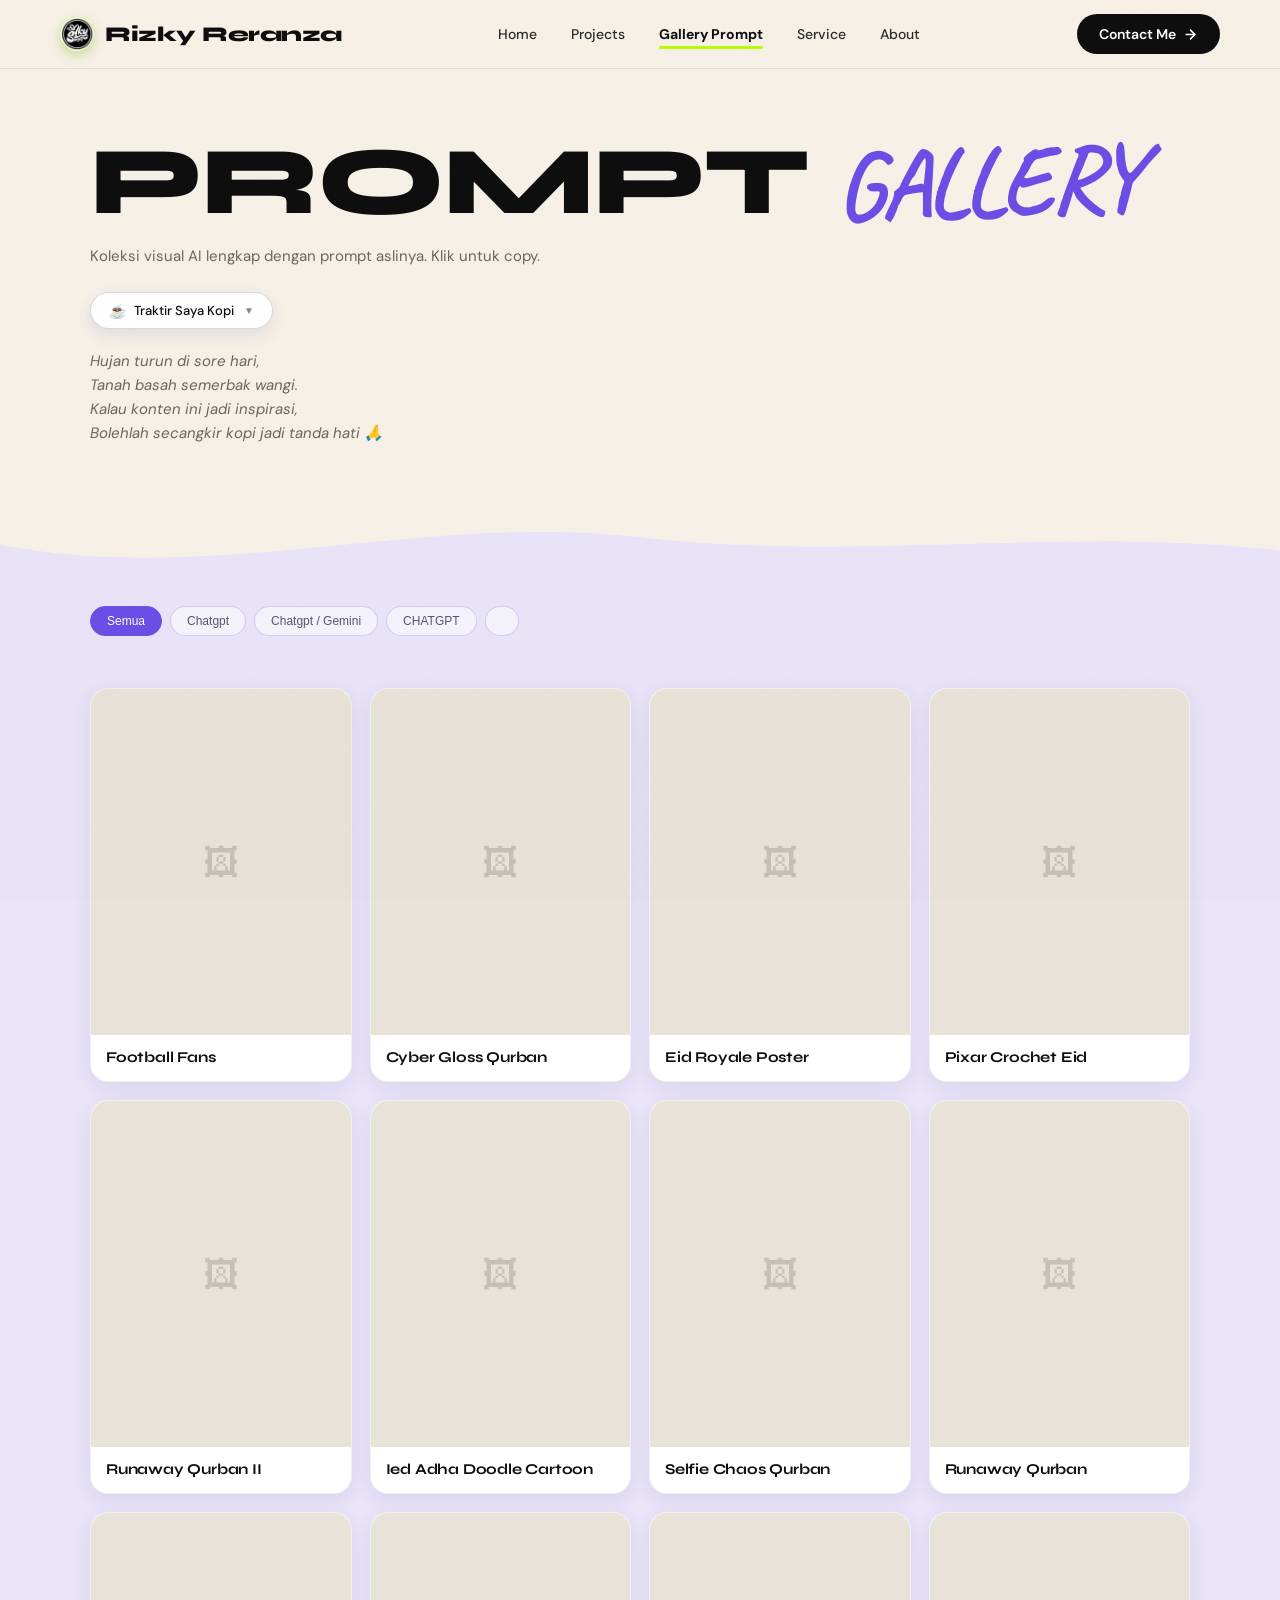
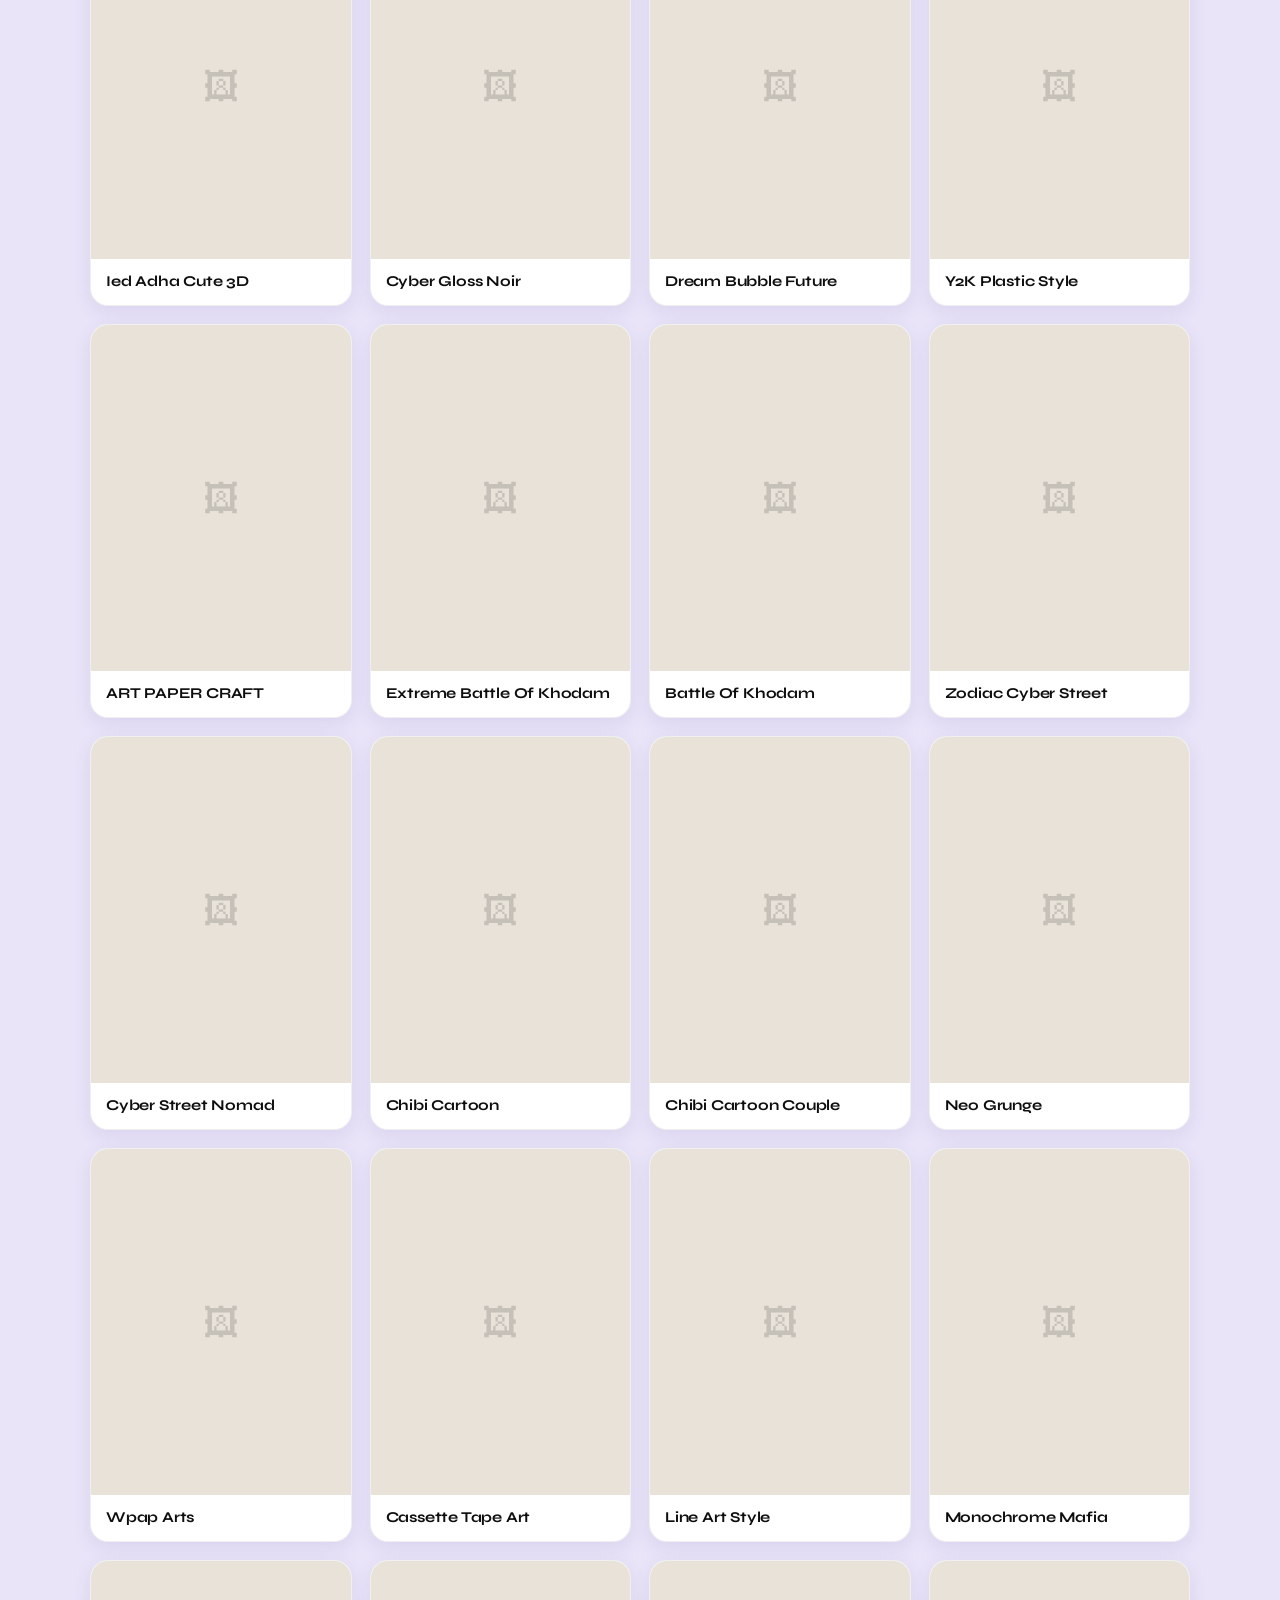
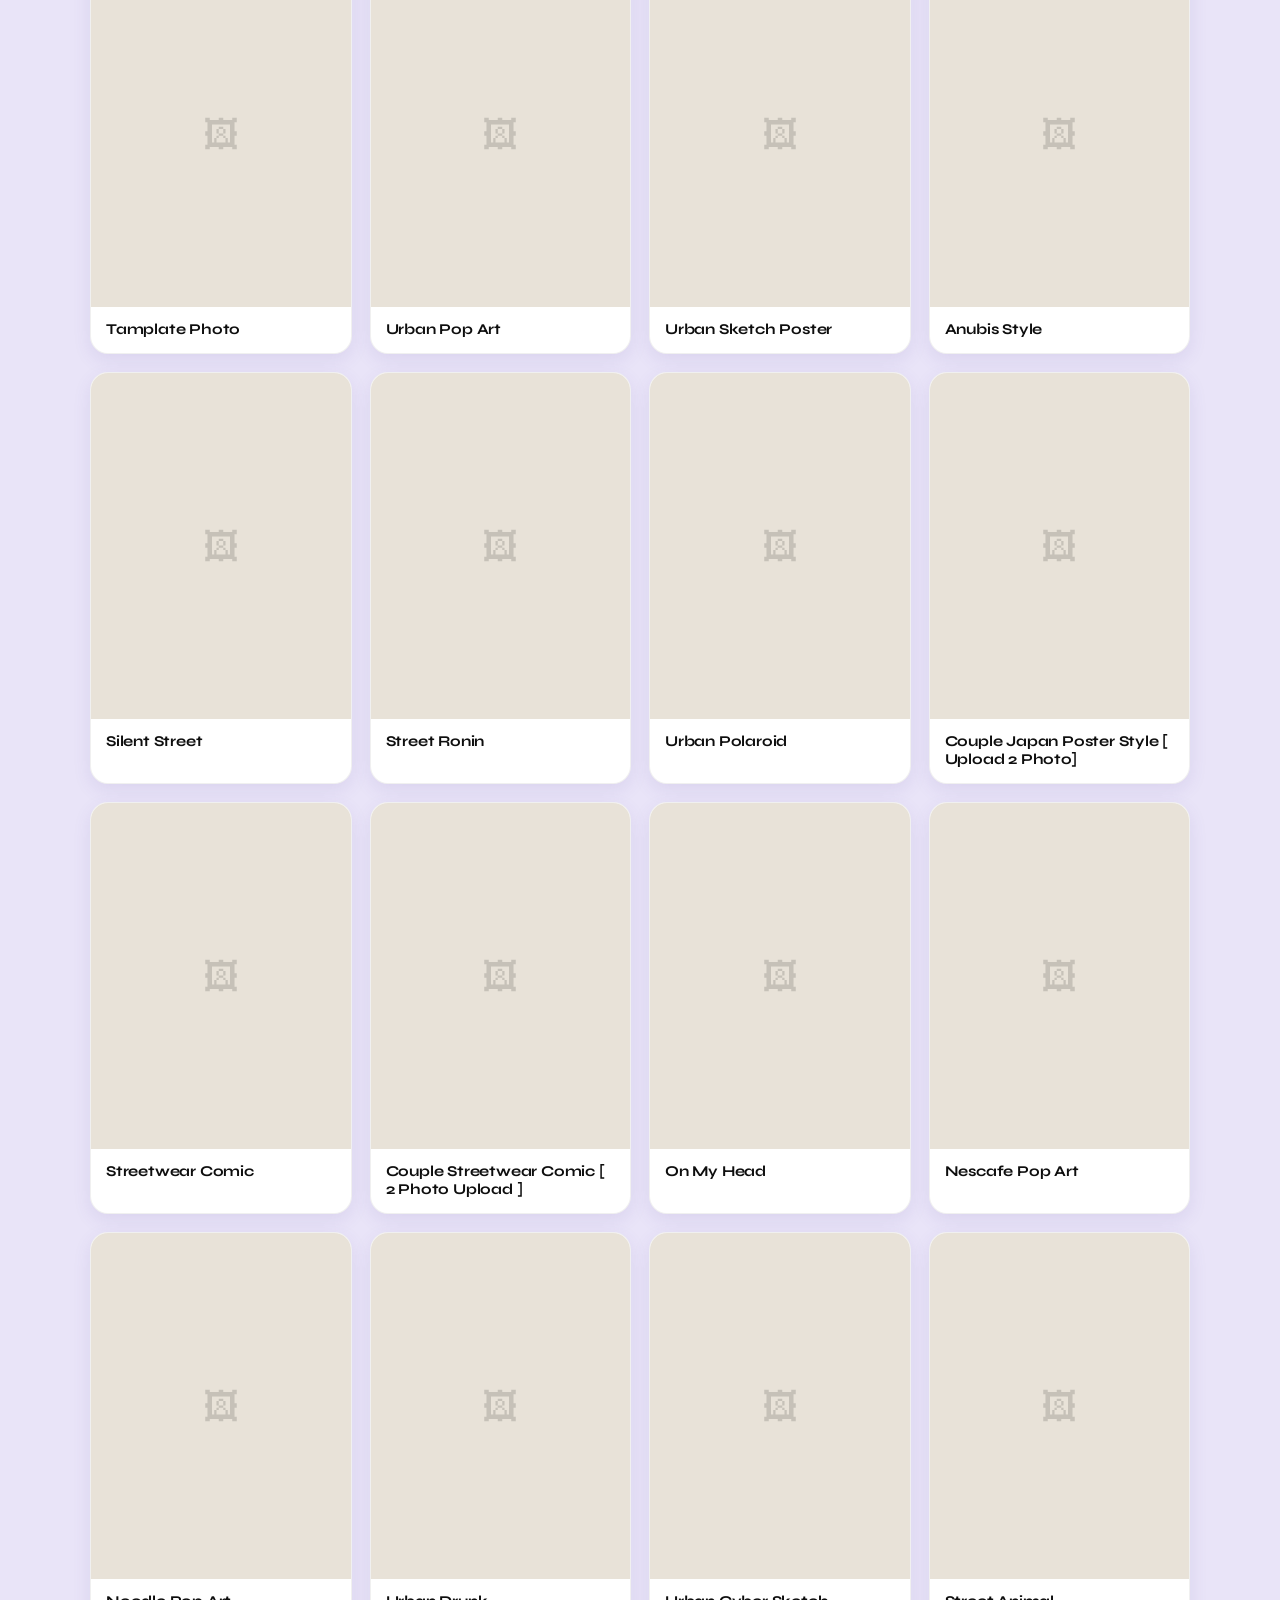
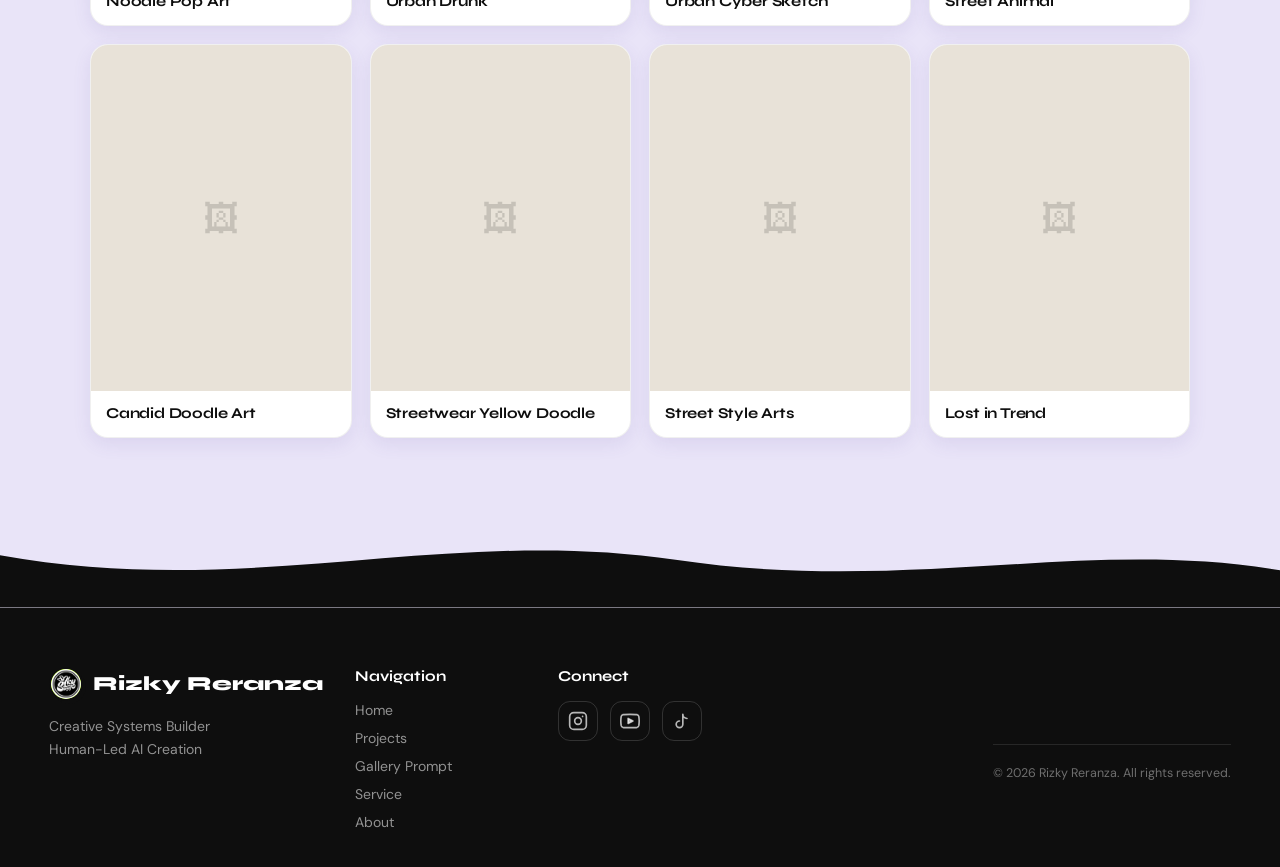
<file: galleryprompt.html>
<!DOCTYPE html>
<html lang="id">
<head>
  <meta charset="UTF-8"/>
  <meta name="viewport" content="width=device-width, initial-scale=1.0"/>

  <!-- SEO Essentials -->
  <title>Prompt Gallery — AI Visual & Prompt Assets | Iky Shinicy</title>
  <meta name="description" content="Koleksi AI visual dan prompt assets karya Iky Shinicy. Temukan inspirasi desain poster travel, streetwear, dan karya kreatif lainnya lengkap dengan promptnya."/>
  <meta name="keywords" content="prompt gallery, AI visual, prompt assets, poster travel, streetwear, AI art, Iky Shinicy, Rizky Reranza"/>
  <meta name="author" content="Rizky Reranza"/>
  <meta name="robots" content="index, follow"/>
  <link rel="canonical" href="https://ikyshinicy.xyz/galleryprompt.html"/>

  <!-- Favicon -->
  <link rel="icon" type="image/x-icon" href="https://res.cloudinary.com/dipsvuknp/image/upload/v1778146779/favicon_fzdlkp.ico">
  <link rel="icon" type="image/png" sizes="32x32" href="https://res.cloudinary.com/dipsvuknp/image/upload/v1778146778/favicon-32x32_a8hr03.png">
  <link rel="icon" type="image/png" sizes="16x16" href="https://res.cloudinary.com/dipsvuknp/image/upload/v1778146778/favicon-16x16_xrxqfa.png">
  <link rel="apple-touch-icon" sizes="180x180" href="https://res.cloudinary.com/dipsvuknp/image/upload/v1778146779/apple-touch-icon_piygmz.png">

  <!-- Open Graph (WhatsApp, Facebook) -->
  <meta property="og:title" content="Prompt Gallery — AI Visual & Prompt Assets | Iky Shinicy"/>
  <meta property="og:description" content="Koleksi AI visual dan prompt assets karya Iky Shinicy. Temukan inspirasi desain poster travel, streetwear, dan karya kreatif lainnya lengkap dengan promptnya."/>
  <meta property="og:type" content="website"/>
  <meta property="og:url" content="https://ikyshinicy.xyz/galleryprompt.html"/>
  <meta property="og:image" content="https://res.cloudinary.com/dipsvuknp/image/upload/v1777827672/ikyshinicy-logo-final_zl52lm.png"/>
  <meta property="og:image:width" content="1200"/>
  <meta property="og:image:height" content="630"/>
  <meta property="og:site_name" content="Iky Shinicy"/>
  <meta property="og:locale" content="id_ID"/>

  <!-- Twitter Card -->
  <meta name="twitter:card" content="summary_large_image"/>
  <meta name="twitter:title" content="Prompt Gallery — AI Visual & Prompt Assets | Iky Shinicy"/>
  <meta name="twitter:description" content="Koleksi AI visual dan prompt assets karya Iky Shinicy. Temukan inspirasi desain poster travel, streetwear, dan karya kreatif lainnya lengkap dengan promptnya."/>
  <meta name="twitter:image" content="https://res.cloudinary.com/dipsvuknp/image/upload/v1777827672/ikyshinicy-logo-final_zl52lm.png"/>
  <meta name="twitter:site" content="@ikyshinicy"/>
  <!-- Google Analytics -->
  <script async src="https://www.googletagmanager.com/gtag/js?id=G-SLFJJ2GDNG"></script>
  <script>
    window.dataLayer = window.dataLayer || [];
    function gtag(){dataLayer.push(arguments);}
    gtag('js', new Date());
    gtag('config', 'G-SLFJJ2GDNG');
  </script>
  <link rel="preconnect" href="https://fonts.googleapis.com"/>
  <link href="https://fonts.googleapis.com/css2?family=Syne:wght@700;800&family=DM+Sans:wght@300;400;500&display=swap" rel="stylesheet"/>
  <script src="js/colorizer.js"></script>
  <style>
    :root{--sky:#08A8F5;--lime:#B8FF00;--ink:#090909;--white:#fff;--paper:#F7F1E8;--muted:#6b6560;}
    *,*::before,*::after{box-sizing:border-box;margin:0;padding:0;}
    html{scroll-behavior:smooth;}
    body{font-family:'DM Sans',sans-serif;background:var(--paper);color:var(--ink);overflow-x:hidden;}
    a{color:inherit;text-decoration:none;}
    .noise{position:fixed;inset:0;pointer-events:none;opacity:.06;z-index:9999;background-image:url("data:image/svg+xml,%3Csvg viewBox='0 0 200 200' xmlns='http://www.w3.org/2000/svg'%3E%3Cfilter id='n'%3E%3CfeTurbulence type='fractalNoise' baseFrequency='.9' numOctaves='4'/%3E%3C/filter%3E%3Crect width='100%25' height='100%25' filter='url(%23n)'/%3E%3C/svg%3E");background-size:180px;mix-blend-mode:multiply;}

    header{position:fixed;z-index:1000;top:0;left:0;right:0;display:flex;align-items:center;justify-content:space-between;padding:16px calc(50% - 550px);background:rgba(247,241,232,.9);backdrop-filter:blur(16px);border-bottom:3px solid var(--ink);}
    .logo{font-family:'Syne',sans-serif;font-weight:800;font-size:20px;letter-spacing:-0.5px;display:flex;align-items:center;gap:10px;}
    .logo-dot{display:inline-flex;background:var(--lime);border:2.5px solid var(--ink);border-radius:50%;width:26px;height:26px;box-shadow:3px 3px 0 var(--ink);overflow:hidden;}
    .logo-dot img{width:100%;height:100%;object-fit:cover;display:block;}
    nav{display:flex;gap:6px;align-items:center;}
    nav a{font-size:13px;font-weight:500;padding:7px 14px;border-radius:999px;border:1.5px solid transparent;transition:all .2s;}
    nav a:hover,nav a.active{border-color:var(--ink);background:var(--white);}
    nav .nav-cta{background:var(--ink);color:var(--white);border-color:var(--ink);}
    nav .nav-cta:hover{background:var(--sky);border-color:var(--sky);}
    .menu-btn{display:none;flex-direction:column;gap:5px;cursor:pointer;padding:4px;}
    .menu-btn span{display:block;width:22px;height:2px;background:var(--ink);border-radius:2px;}

    .page-hero{padding:140px calc(50% - 550px) 60px;border-bottom:3px solid var(--ink);}
    .page-hero h1{font-family:'Syne',sans-serif;font-weight:800;font-size:clamp(48px,8vw,96px);letter-spacing:-4px;line-height:.88;text-transform:uppercase;}
    .page-hero h1 span{color:var(--sky);}
    .page-hero p{margin-top:20px;font-size:15px;color:var(--muted);max-width:500px;line-height:1.6;}

    .filter-bar{padding:20px calc(50% - 550px);border-bottom:2px solid rgba(9,9,9,.08);display:flex;gap:8px;flex-wrap:wrap;position:sticky;top:62px;background:rgba(247,241,232,.95);backdrop-filter:blur(12px);z-index:100;}
    .filter-btn{font-size:12px;font-weight:500;padding:7px 16px;border-radius:999px;border:1.5px solid rgba(9,9,9,.15);background:transparent;color:var(--muted);cursor:pointer;transition:all .2s;}
    .filter-btn:hover,.filter-btn.active{border-color:var(--ink);color:var(--ink);background:var(--white);}

    .galleryprompt-container{padding:32px calc(50% - 550px) 80px;}
    .galleryprompt-grid{display:grid;grid-template-columns:repeat(auto-fill,minmax(260px,1fr));gap:18px;}

    .galleryprompt-card{border:2px solid var(--ink);border-radius:14px;overflow:hidden;cursor:pointer;transition:transform .2s,box-shadow .2s;box-shadow:4px 4px 0 var(--ink);background:var(--white);display:flex;flex-direction:column;}
    .galleryprompt-card:hover{transform:translate(-3px,-3px);box-shadow:7px 7px 0 var(--ink);}

    .card-img{width:100%;overflow:hidden;background:#e8e2d8;position:relative;flex-shrink:0;aspect-ratio:3/4;}
    .card-img img{width:100%;height:100%;object-fit:cover;object-position:top;display:block;transition:transform .4s;}
    .galleryprompt-card:hover .card-img img{transform:scale(1.03);}
    .card-img-placeholder{width:100%;height:100%;display:flex;align-items:center;justify-content:center;font-size:36px;color:rgba(9,9,9,.15);}

    .card-body{padding:8px 10px 10px;border-top:2px solid var(--ink);display:flex;flex-direction:column;}
    .card-title{font-family:'Syne',sans-serif;font-weight:700;font-size:13px;letter-spacing:-0.2px;color:var(--ink);}

    .lightbox{display:none;position:fixed;inset:0;z-index:10000;background:rgba(9,9,9,.92);align-items:center;justify-content:center;padding:24px;overflow-y:auto;}
    .lightbox.open{display:flex;}
    .lightbox-inner{max-width:640px;width:100%;background:var(--white);border:3px solid var(--ink);border-radius:16px;overflow:hidden;box-shadow:16px 16px 0 rgba(9,9,9,.4);margin:auto;}

    .lb-img{width:100%;height:auto;display:block;background:#e8e2d8;}
    .lb-img-ph{width:100%;height:200px;display:flex;align-items:center;justify-content:center;background:#e8e2d8;font-size:64px;}

    .lb-body{padding:20px;}
    .lb-cat{font-size:10px;font-weight:600;letter-spacing:1px;text-transform:uppercase;color:var(--sky);margin-bottom:4px;}
    .lb-title{font-family:'Syne',sans-serif;font-weight:800;font-size:20px;letter-spacing:-0.8px;margin-bottom:14px;}
    .lb-prompt-label{font-size:11px;font-weight:500;color:var(--muted);margin-bottom:6px;}
    .lb-prompt{font-size:12px;color:var(--ink);font-family:monospace;background:rgba(9,9,9,.05);padding:12px;border-radius:8px;line-height:1.6;border:1.5px solid rgba(9,9,9,.1);word-break:break-word;overflow-wrap:break-word;white-space:pre-wrap;max-height:180px;overflow-y:auto;}

    .lb-actions{display:flex;gap:8px;margin-top:16px;flex-wrap:wrap;}
    .lb-btn{font-size:12px;font-weight:500;padding:10px 16px;border-radius:999px;border:2px solid var(--ink);cursor:pointer;transition:all .2s;text-align:center;background:none;white-space:nowrap;}
    .lb-btn-copy{background:var(--ink);color:var(--white);}
    .lb-btn-copy:hover{background:var(--sky);border-color:var(--sky);}
    .lb-btn-close:hover{background:var(--paper);}

    .lb-share{margin-top:14px;padding-top:14px;border-top:1.5px solid rgba(9,9,9,.08);}
    .lb-share-label{font-size:11px;font-weight:500;color:var(--muted);margin-bottom:8px;}
    .lb-share-btns{display:flex;gap:8px;flex-wrap:wrap;}
    .share-btn{display:inline-flex;align-items:center;gap:6px;font-size:11px;font-weight:500;padding:8px 14px;border-radius:999px;border:1.5px solid var(--ink);cursor:pointer;transition:all .2s;background:var(--white);color:var(--ink);text-decoration:none;}
    .share-btn:hover{transform:translateY(-1px);}
    .share-btn.fb{background:#1877F2;border-color:#1877F2;color:#fff;}
    .share-btn.tw{background:#000;border-color:#000;color:#fff;}
    .share-btn.link{background:var(--paper);}

    .empty-state{grid-column:1/-1;text-align:center;padding:80px 20px;color:var(--muted);}
    .empty-state div{font-size:48px;margin-bottom:12px;}

    footer{background:var(--ink);color:var(--white);padding:32px calc(50% - 550px);display:flex;justify-content:space-between;align-items:center;flex-wrap:wrap;gap:12px;font-size:13px;}
    .footer-links{display:flex;gap:20px;color:rgba(255,255,255,.5);}
    .footer-links a:hover{color:var(--white);}

    @keyframes fadeUp{from{opacity:0;transform:translateY(16px)}to{opacity:1;transform:none}}
    .card-anim{animation:fadeUp .35s ease both;}

    .traktir-wrap{position:relative;display:inline-block;margin-top:24px;}
    .traktir-toggle{display:inline-flex;align-items:center;gap:8px;font-size:13px;font-weight:500;font-family:'DM Sans',sans-serif;padding:9px 18px;border-radius:999px;border:2px solid var(--ink);background:var(--white);color:var(--ink);cursor:pointer;transition:all .2s;box-shadow:3px 3px 0 var(--ink);}
    .traktir-toggle:hover{background:var(--paper);transform:translate(-1px,-1px);box-shadow:4px 4px 0 var(--ink);}
    .traktir-toggle .t-icon{font-size:14px;line-height:1;}
    .traktir-toggle .t-arrow{font-size:10px;opacity:0.5;margin-left:2px;transition:transform .2s;}
    .traktir-toggle.open .t-arrow{transform:rotate(180deg);}
    .traktir-dropdown{display:none;position:absolute;top:calc(100% + 8px);left:0;background:var(--white);border:2px solid var(--ink);border-radius:14px;overflow:hidden;box-shadow:4px 4px 0 var(--ink);min-width:160px;z-index:200;}
    .traktir-dropdown.open{display:block;animation:fadeUp .2s ease both;}
    .traktir-link{display:flex;align-items:center;gap:8px;padding:10px 16px;font-size:13px;font-weight:500;color:var(--ink);text-decoration:none;transition:background .15s;border-bottom:1.5px solid rgba(9,9,9,.06);}
    .traktir-link:last-child{border-bottom:none;}
    .traktir-link:hover{background:var(--paper);}
    .traktir-link .t-dot{width:8px;height:8px;border-radius:50%;flex-shrink:0;}
    .t-dot-saweria{background:#9b5de5;}
    .t-dot-kofi{background:#29abe0;}
    .t-dot-trakteer{background:#e84e4e;}
    .traktir-pantun{margin-top:14px;font-size:13px;color:var(--muted);line-height:2;font-style:italic;}

    /* ── MOBILE: selalu 2 kolom ── */
    @media(max-width:768px){
      nav{display:none;}
      nav.open{display:flex;flex-direction:column;position:absolute;top:100%;left:0;right:0;background:var(--paper);padding:20px calc(50% - 550px);border-bottom:3px solid var(--ink);gap:8px;}
      .menu-btn{display:flex;}
      .page-hero{padding:110px 5vw 32px;}
      .page-hero h1{font-size:clamp(36px,12vw,60px);letter-spacing:-2px;}
      .page-hero p{font-size:13px;}
      .galleryprompt-container{padding:16px 3vw 60px;}
      /* 2 card per baris fixed di HP */
      .galleryprompt-grid{grid-template-columns:repeat(2,1fr);gap:10px;}
      .card-title{font-size:11px;}
      .card-cat{font-size:9px;}
      .card-prompt-preview{display:none;} /* sembunyikan preview prompt di mobile biar card lebih ringkas */
      .card-body{padding:8px 10px 10px;gap:3px;}
      .lightbox{padding:0;align-items:flex-end;}
      .lightbox-inner{border-radius:20px 20px 0 0;border-bottom:none;box-shadow:none;max-height:92vh;overflow-y:auto;-webkit-overflow-scrolling:touch;margin:0;width:100%;max-width:100%;}
      .lb-body{padding:16px 14px 28px;}
      .lb-title{font-size:17px;}
      .lb-btn{padding:12px 14px;font-size:12px;}
    }
  </style>
  <link rel="stylesheet" href="css/site.css"/>
  <link rel="stylesheet" href="css/pages.css"/>
</head>
<body>
<div class="noise"></div>

<header>
  <a href="index.html" class="logo"><span class="logo-dot"></span>Rizky Reranza</a>
 <nav id="main-nav">
    <a href="index.html">Home</a>
    <a href="projects.html">Projects</a>
    <a href="galleryprompt.html">Gallery Prompt</a>
    <a href="service.html">Service</a>
    <a href="about.html">About</a>
  </nav>
  <div class="menu-btn" onclick="document.getElementById('main-nav').classList.toggle('open')">
    <span></span><span></span><span></span>
  </div>
</header>

<section class="page-hero">
  <h1>Prompt <span>Gallery</span></h1>
  <p>Koleksi visual AI lengkap dengan prompt aslinya. Klik untuk copy.</p>

  <div class="traktir-wrap">
    <button class="traktir-toggle" id="traktirBtn" onclick="toggleTraktir()">
      <span class="t-icon">☕</span> Traktir Saya Kopi <span class="t-arrow">▼</span>
    </button>
    <div class="traktir-dropdown" id="traktirDropdown">
      <a class="traktir-link" href="https://saweria.co/ikyshinicy" target="_blank" rel="noopener">
        <span class="t-dot t-dot-saweria"></span> Saweria
      </a>
      <a class="traktir-link" href="https://ko-fi.com/ikyshinicy" target="_blank" rel="noopener">
        <span class="t-dot t-dot-kofi"></span> Ko-fi
      </a>
      <a class="traktir-link" href="https://trakteer.id/ikyshinicy/tip" target="_blank" rel="noopener">
        <span class="t-dot t-dot-trakteer"></span> Trakteer
      </a>
    </div>
  </div>
  <p class="traktir-pantun">
    Hujan turun di sore hari,<br>
    Tanah basah semerbak wangi.<br>
    Kalau konten ini jadi inspirasi,<br>
    Bolehlah secangkir kopi jadi tanda hati 🙏
  </p>
</section>

<div class="filter-bar" id="filter-bar"></div>

<div class="galleryprompt-container">
  <div class="galleryprompt-grid" id="galleryprompt-grid"></div>
</div>

<div class="lightbox" id="lightbox" onclick="closeLightbox(event)">
  <div class="lightbox-inner" id="lightbox-inner" onclick="event.stopPropagation()"></div>
</div>

<footer>
  <a href="index.html" style="font-family:'Syne',sans-serif;font-weight:800;font-size:16px;">Iky Shinicy</a>
  <div class="footer-links">
    <a href="index.html">Home</a>
    <a href="projects.html">Projects</a>
    <a href="about.html">About</a>
  </div>
</footer>

<script src="js/data.js"></script>
<script>
  function renderGallery(filter) {
    const items = (filter === 'all'
      ? [...SITE_DATA.galleryprompt]
      : SITE_DATA.galleryprompt.filter(g => g.category === filter)).reverse();

    if (items.length === 0) {
      document.getElementById('galleryprompt-grid').innerHTML = '<div class="empty-state"><div>🖼</div>Belum ada item di kategori ini.</div>';
      return;
    }

    document.getElementById('galleryprompt-grid').innerHTML = items.map((g, i) => `
      <div class="galleryprompt-card card-anim" style="animation-delay:${i * 0.04}s" onclick="openLightbox('${g.id}')">
        <div class="card-img">
          ${g.image
            ? `<img src="${g.image.replace('/upload/', '/upload/f_auto,q_auto,w_600/')}" alt="${g.title}" loading="lazy" onerror="this.parentElement.innerHTML='<div class=\\'card-img-placeholder\\'>🖼</div>'">`
            : `<div class="card-img-placeholder">🖼</div>`}
        </div>
        <div class="card-body">
          <div class="card-title">${g.title}</div>
        </div>
      </div>
    `).join('');
  }

  function renderFilters() {
    const cats = ['all', ...new Set(SITE_DATA.galleryprompt.map(g => g.category))];
    document.getElementById('filter-bar').innerHTML = cats.map(c => `
      <button class="filter-btn ${c === 'all' ? 'active' : ''}" onclick="setFilter('${c}', this)">${c === 'all' ? 'Semua' : c}</button>
    `).join('');
  }

  function setFilter(cat, btn) {
    document.querySelectorAll('.filter-btn').forEach(b => b.classList.remove('active'));
    btn.classList.add('active');
    renderGallery(cat);
  }

  function openLightbox(id) {
    const g = SITE_DATA.galleryprompt.find(g => g.id === id);
    if (!g) return;

    // Update URL hash untuk deep link
    history.pushState(null, '', '#' + id);

    const shareUrl = 'https://ikyshinicy.xyz/galleryprompt.html#' + g.id;
    const shareApiUrl = encodeURIComponent(shareUrl);
    const shareText = encodeURIComponent(g.title + ' — Prompt Gallery by Iky Shinicy');

    document.getElementById('lightbox-inner').innerHTML = `
      ${g.image
        ? `<img class="lb-img" src="${g.image.replace('/upload/', '/upload/f_auto,q_auto,w_900/')}" alt="${g.title}" onerror="this.outerHTML='<div class=\\'lb-img-ph\\'>🖼</div>'">`
        : `<div class="lb-img-ph">🖼</div>`}
      <div class="lb-body">
        <div class="lb-cat">${g.category}</div>
        <div class="lb-title">${g.title}</div>
        ${g.prompt ? `
          <div class="lb-prompt-label">Prompt</div>
          <div class="lb-prompt" id="lb-prompt">${g.prompt}</div>
        ` : ''}
        <div class="lb-actions">
          ${g.prompt ? `<button class="lb-btn lb-btn-copy" onclick="copyPrompt()">Copy Prompt</button>` : ''}
          <button class="lb-btn lb-btn-close" onclick="closeLightbox()">Tutup</button>
        </div>
        <div class="lb-share">
          <div class="lb-share-label">Bagikan ke</div>
          <div class="lb-share-btns">
            <a class="share-btn fb" href="https://www.facebook.com/sharer/sharer.php?u=${shareApiUrl}" target="_blank" rel="noopener">
              <svg width="12" height="12" viewBox="0 0 24 24" fill="currentColor"><path d="M24 12.073c0-6.627-5.373-12-12-12s-12 5.373-12 12c0 5.99 4.388 10.954 10.125 11.854v-8.385H7.078v-3.47h3.047V9.43c0-3.007 1.792-4.669 4.533-4.669 1.312 0 2.686.235 2.686.235v2.953H15.83c-1.491 0-1.956.925-1.956 1.874v2.25h3.328l-.532 3.47h-2.796v8.385C19.612 23.027 24 18.062 24 12.073z"/></svg>
              Facebook
            </a>
            <a class="share-btn tw" href="https://twitter.com/intent/tweet?text=${shareText}&url=${shareApiUrl}" target="_blank" rel="noopener">
              <svg width="12" height="12" viewBox="0 0 24 24" fill="currentColor"><path d="M18.244 2.25h3.308l-7.227 8.26 8.502 11.24H16.17l-4.714-6.231-5.401 6.231H2.748l7.73-8.835L1.254 2.25H8.08l4.253 5.622zm-1.161 17.52h1.833L7.084 4.126H5.117z"/></svg>
              X (Twitter)
            </a>
            <button class="share-btn link" onclick="copyPageLink(this, '${shareUrl}')">
              <svg width="12" height="12" viewBox="0 0 24 24" fill="none" stroke="currentColor" stroke-width="2.5" stroke-linecap="round" stroke-linejoin="round"><path d="M10 13a5 5 0 007.54.54l3-3a5 5 0 00-7.07-7.07l-1.72 1.71"/><path d="M14 11a5 5 0 00-7.54-.54l-3 3a5 5 0 007.07 7.07l1.71-1.71"/></svg>
              Copy Link
            </button>
          </div>
        </div>
      </div>
    `;
    document.getElementById('lightbox').classList.add('open');
    document.body.style.overflow = 'hidden';
  }

  function closeLightbox(e) {
    if (!e || e.target === document.getElementById('lightbox')) {
      document.getElementById('lightbox').classList.remove('open');
      document.body.style.overflow = '';
      history.pushState(null, '', window.location.pathname);
    }
  }

  function copyPrompt() {
    const text = document.getElementById('lb-prompt')?.textContent;
    if (!text) return;
    navigator.clipboard.writeText(text).then(() => {
      const btn = document.querySelector('.lb-btn-copy');
      btn.textContent = '✓ Copied!';
      setTimeout(() => btn.textContent = 'Copy Prompt', 2000);
    });
  }

  function copyPageLink(btn, url) {
    const target = url || window.location.href;
    navigator.clipboard.writeText(target).then(() => {
      const orig = btn.innerHTML;
      btn.textContent = '✓ Tersalin!';
      setTimeout(() => btn.innerHTML = orig, 2000);
    });
  }

  document.addEventListener('keydown', e => { if (e.key === 'Escape') closeLightbox(); });

  function toggleTraktir() {
    const btn = document.getElementById('traktirBtn');
    const dd = document.getElementById('traktirDropdown');
    btn.classList.toggle('open');
    dd.classList.toggle('open');
  }
  document.addEventListener('click', function(e) {
    const wrap = document.querySelector('.traktir-wrap');
    if (wrap && !wrap.contains(e.target)) {
      document.getElementById('traktirBtn')?.classList.remove('open');
      document.getElementById('traktirDropdown')?.classList.remove('open');
    }
  });

  renderFilters();
  renderGallery('all');

  // Auto-open lightbox jika ada hash di URL
  if (window.location.hash) {
    const id = window.location.hash.slice(1);
    setTimeout(() => openLightbox(id), 100);
  }
</script>
<script src="js/chrome.js" defer></script>
</body>
</html>
</file>
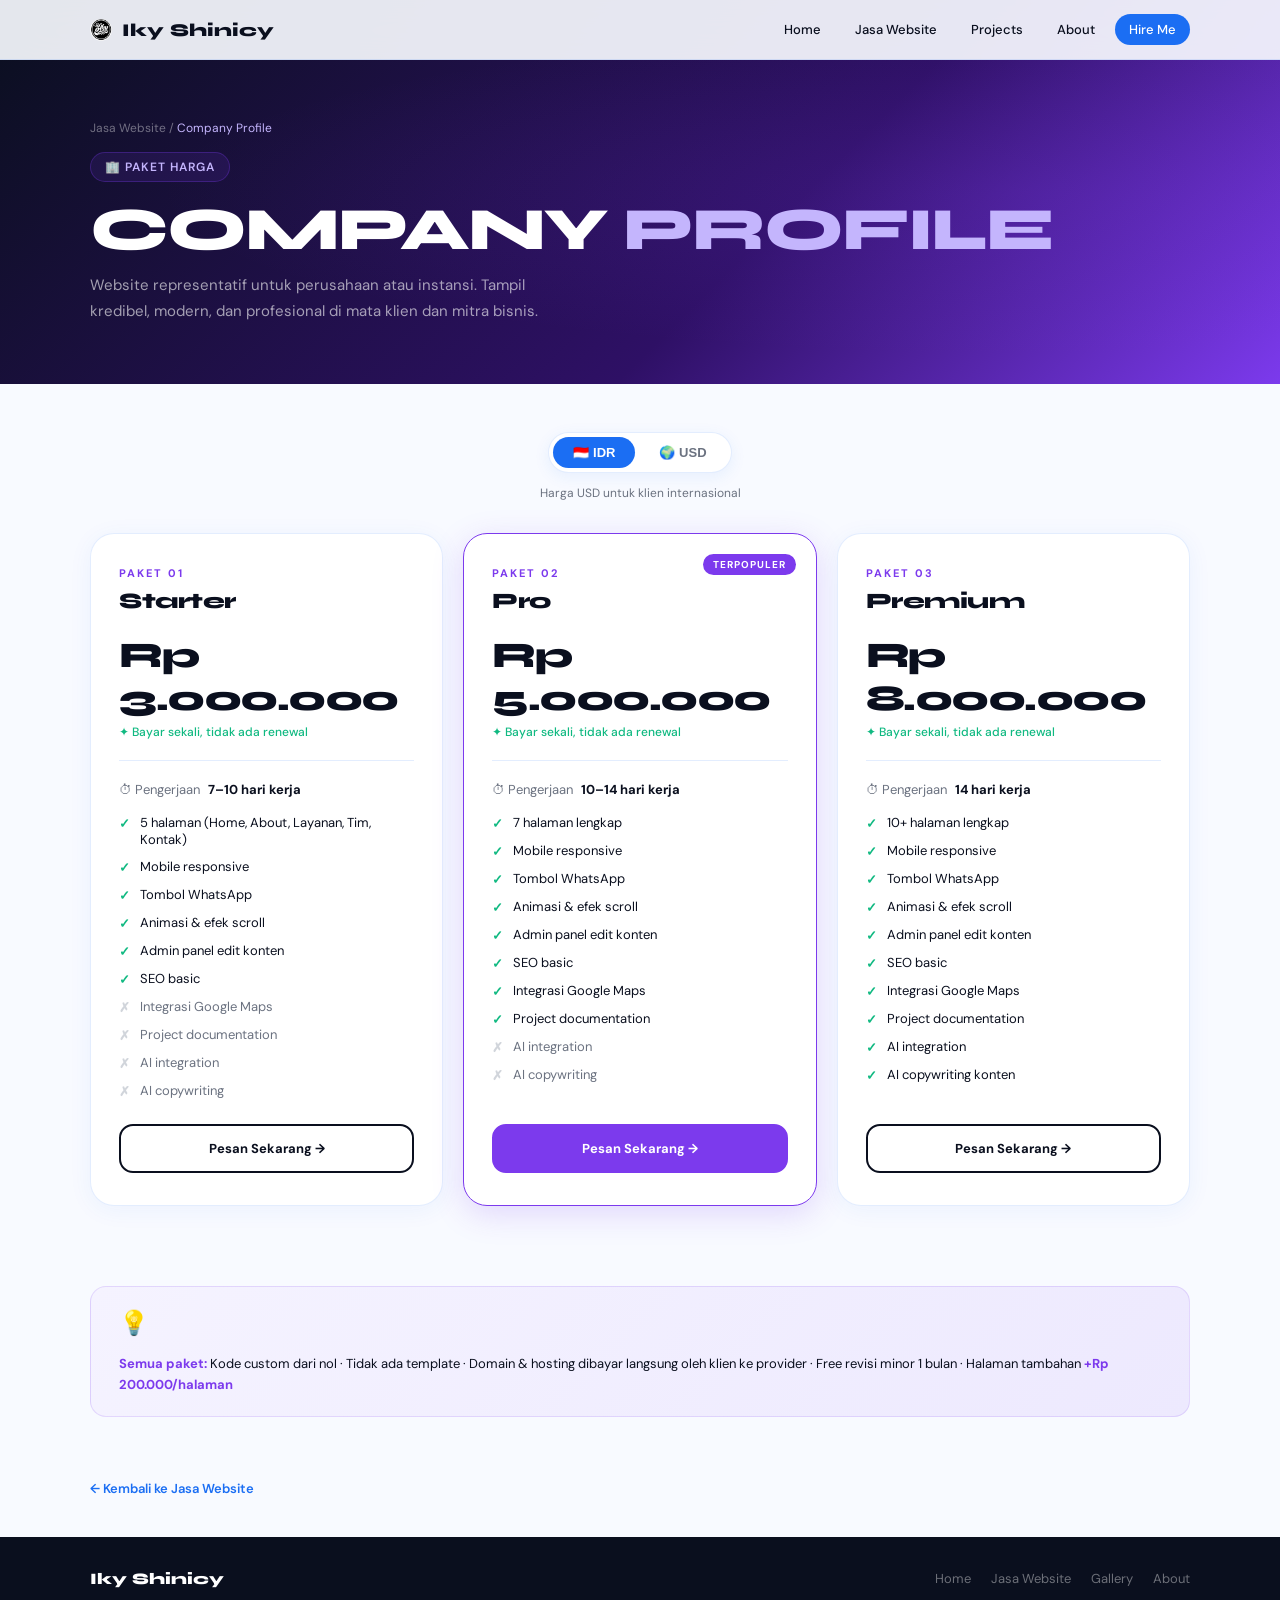
<file: harga-company.html>
<!DOCTYPE html>
<html lang="id">
<head>
  <meta charset="UTF-8"/>
  <meta name="viewport" content="width=device-width, initial-scale=1.0"/>
  <title>Harga Website Company Profile — Iky Shinicy</title>
  <meta name="description" content="Paket harga jasa pembuatan website company profile custom. Starter, Pro, Premium. Bukan template, 100% custom code."/>
  <link rel="icon" type="image/png" href="https://res.cloudinary.com/dipsvuknp/image/upload/v1777827672/ikyshinicy-logo-final_zl52lm.png"/>
  <link rel="stylesheet" href="css/style.css"/>
  <link rel="preconnect" href="https://fonts.googleapis.com"/>
  <link href="https://fonts.googleapis.com/css2?family=Syne:wght@700;800&family=DM+Sans:wght@300;400;500&display=swap" rel="stylesheet"/>
  <style>
    :root {
      --ink: #0A0F1E;
      --white: #fff;
      --muted: #6B7280;
      --blue: #1B6EF3;
      --blue-dark: #1451C4;
      --blue-light: #EEF4FF;
      --paper: #F8FAFF;
      --border: rgba(27,110,243,.12);
      --green: #10B981;
      --purple: #7C3AED;
      --purple-light: #EDE9FE;
    }
    *, *::before, *::after { box-sizing: border-box; margin: 0; padding: 0; }
    html { scroll-behavior: smooth; }
    body { font-family: 'DM Sans', sans-serif; background: var(--paper); color: var(--ink); overflow-x: hidden; }
    a { color: inherit; text-decoration: none; }

    header { position: fixed; z-index: 1000; top: 0; left: 0; right: 0; display: flex; align-items: center;
      justify-content: space-between; padding: 14px var(--px);
      background: rgba(248,250,255,.92); backdrop-filter: blur(20px);
      border-bottom: 1.5px solid var(--border); }
    .logo { font-family: 'Syne', sans-serif; font-weight: 800; font-size: 18px; display: flex; align-items: center; gap: 10px; }
    .logo-dot { width: 22px; height: 22px; border-radius: 50%; overflow: hidden; display: inline-flex; }
    .logo-dot img { width: 100%; height: 100%; object-fit: cover; display: block; }
    nav { display: flex; gap: 6px; align-items: center; }
    nav a { font-size: 13px; font-weight: 500; padding: 7px 14px; border-radius: 999px; transition: all .2s; }
    nav a:hover { background: var(--blue-light); color: var(--blue); }
    nav .nav-cta { background: var(--blue); color: var(--white); }
    nav .nav-cta:hover { background: var(--blue-dark); }
    .menu-btn { display: none; flex-direction: column; gap: 5px; cursor: pointer; padding: 4px; }
    .menu-btn span { display: block; width: 22px; height: 2px; background: var(--ink); border-radius: 2px; }

    .hero {
      padding: 120px var(--px) 60px;
      background: linear-gradient(135deg, #0A0F1E 0%, #2E1065 60%, #7C3AED 100%);
      position: relative; overflow: hidden;
    }
    .hero::before { content: ''; position: absolute; inset: 0;
      background: radial-gradient(ellipse at 80% 50%, rgba(124,58,237,.15) 0%, transparent 60%); }
    .breadcrumb { font-size: 12px; color: rgba(255,255,255,.4); margin-bottom: 16px; position: relative; z-index: 1; }
    .breadcrumb a { color: rgba(255,255,255,.4); }
    .breadcrumb a:hover { color: #C4B5FD; }
    .breadcrumb span { color: #C4B5FD; }
    .hero-badge { display: inline-flex; align-items: center; gap: 8px; font-size: 12px; font-weight: 600;
      letter-spacing: 1px; text-transform: uppercase; color: #C4B5FD;
      background: rgba(124,58,237,.12); border: 1px solid rgba(124,58,237,.3);
      padding: 6px 14px; border-radius: 999px; margin-bottom: 20px; position: relative; z-index: 1; }
    .hero h1 { font-family: 'Syne', sans-serif; font-weight: 800;
      font-size: clamp(32px, 5vw, 60px); letter-spacing: -2px; line-height: .92;
      color: var(--white); text-transform: uppercase; position: relative; z-index: 1; }
    .hero h1 .accent { color: #C4B5FD; }
    .hero-sub { margin-top: 16px; font-size: 15px; color: rgba(255,255,255,.6); max-width: 480px; line-height: 1.7; position: relative; z-index: 1; }

    .toggle-wrap { display: flex; justify-content: center; margin: 48px 0 12px; }
    .currency-toggle { display: flex; background: var(--white); border: 1.5px solid var(--border);
      border-radius: 999px; padding: 4px; gap: 4px; box-shadow: 0 4px 16px rgba(27,110,243,.08); }
    .toggle-btn { font-size: 13px; font-weight: 600; padding: 8px 20px; border-radius: 999px;
      border: none; cursor: pointer; transition: all .2s; background: transparent; color: var(--muted); }
    .toggle-btn.active { background: var(--blue); color: var(--white); }
    .toggle-note { text-align: center; font-size: 12px; color: var(--muted); margin-bottom: 32px; }

    .pricing-section { padding: 0 var(--px) 80px; }
    .pricing-grid { display: grid; grid-template-columns: repeat(auto-fill, minmax(280px, 1fr)); gap: 20px; }

    .pricing-card { background: var(--white); border-radius: 24px; padding: 32px 28px;
      border: 1.5px solid var(--border); transition: all .25s;
      box-shadow: 0 4px 24px rgba(27,110,243,.06);
      display: flex; flex-direction: column; position: relative; overflow: hidden; }
    .pricing-card:hover { transform: translateY(-6px); box-shadow: 0 20px 48px rgba(124,58,237,.14); }
    .pricing-card.popular { border-color: var(--purple); box-shadow: 0 8px 32px rgba(124,58,237,.18); }
    .popular-badge { position: absolute; top: 20px; right: 20px;
      background: var(--purple); color: var(--white);
      font-size: 10px; font-weight: 700; letter-spacing: 1px; text-transform: uppercase;
      padding: 4px 10px; border-radius: 999px; }

    .card-tier { font-size: 11px; font-weight: 700; letter-spacing: 2px; text-transform: uppercase; color: var(--purple); margin-bottom: 8px; }
    .card-name { font-family: 'Syne', sans-serif; font-weight: 800; font-size: 22px; letter-spacing: -0.5px; margin-bottom: 20px; }

    .price-idr, .price-usd { display: none; }
    .price-idr.show, .price-usd.show { display: block; }
    .price-main { font-family: 'Syne', sans-serif; font-weight: 800; font-size: 36px; letter-spacing: -1.5px; color: var(--ink); }
    .price-main span { font-size: 16px; font-weight: 500; color: var(--muted); letter-spacing: 0; }
    .price-note { font-size: 12px; color: var(--green); font-weight: 500; margin-top: 4px; }

    .divider { border: none; border-top: 1.5px solid var(--border); margin: 20px 0; }
    .card-duration { display: flex; align-items: center; gap: 8px; font-size: 13px; color: var(--muted); margin-bottom: 16px; }
    .card-duration strong { color: var(--ink); }

    .feature-list { display: flex; flex-direction: column; gap: 10px; flex: 1; }
    .feature-row { display: flex; align-items: flex-start; gap: 10px; font-size: 13px; }
    .feature-check { color: var(--green); font-weight: 700; flex-shrink: 0; margin-top: 1px; }
    .feature-x { color: #D1D5DB; font-weight: 700; flex-shrink: 0; margin-top: 1px; }

    .btn-order { margin-top: 24px; display: flex; align-items: center; justify-content: center; gap: 8px;
      font-size: 13px; font-weight: 700; padding: 14px 20px; border-radius: 14px;
      border: 2px solid var(--ink); cursor: pointer; transition: all .2s;
      background: transparent; color: var(--ink); text-decoration: none; }
    .btn-order:hover { background: var(--ink); color: var(--white); }
    .pricing-card.popular .btn-order { background: var(--purple); color: var(--white); border-color: var(--purple); }
    .pricing-card.popular .btn-order:hover { background: #6D28D9; border-color: #6D28D9; }

    .note-strip { margin: 0 var(--px) 60px; padding: 20px 28px;
      background: linear-gradient(135deg, #F5F3FF, #EDE9FE);
      border-radius: 16px; border: 1.5px solid rgba(124,58,237,.15);
      display: flex; align-items: center; gap: 16px; flex-wrap: wrap; }
    .note-strip p { font-size: 13px; color: var(--ink); line-height: 1.6; }
    .note-strip strong { color: var(--purple); }

    .back-link { display: inline-flex; align-items: center; gap: 8px; font-size: 13px; font-weight: 600;
      color: var(--blue); padding: 0 var(--px) 40px; }
    .back-link:hover { text-decoration: underline; }

    footer { background: var(--ink); color: var(--white); padding: 32px var(--px);
      display: flex; justify-content: space-between; align-items: center; flex-wrap: wrap; gap: 12px; font-size: 13px; }
    .footer-links { display: flex; gap: 20px; color: rgba(255,255,255,.4); }
    .footer-links a:hover { color: var(--white); }

    @media(max-width: 768px) {
      nav { display: none; }
      nav.open { display: flex; flex-direction: column; position: absolute; top: 100%; left: 0; right: 0;
        background: var(--paper); padding: 20px var(--px); border-bottom: 1.5px solid var(--border); gap: 8px; }
      .menu-btn { display: flex; }
      .pricing-grid { grid-template-columns: 1fr; }
      .note-strip { margin: 0 4vw 40px; }
    }

    @keyframes fadeUp { from { opacity: 0; transform: translateY(20px); } to { opacity: 1; transform: none; } }
    .fade-up { animation: fadeUp .4s ease both; }
  </style>
</head>
<body>

<header>
  <a href="index.html" class="logo"><span class="logo-dot"><img src="assets/img/1779092530823-ikyshinicy-logo-final_zl52lm.webp" alt="Iky Shinicy logo"/></span>Iky Shinicy</a>
  <nav id="main-nav">
    <a href="index.html">Home</a>
    <a href="jasa-website.html">Jasa Website</a>
    <a href="projects.html">Projects</a>
    <a href="about.html">About</a>
    <a href="mailto:hello@ikyshinicy.com" class="nav-cta">Hire Me</a>
  </nav>
  <div class="menu-btn" onclick="document.getElementById('main-nav').classList.toggle('open')">
    <span></span><span></span><span></span>
  </div>
</header>

<section class="hero">
  <div class="breadcrumb"><a href="jasa-website.html">Jasa Website</a> / <span>Company Profile</span></div>
  <div class="hero-badge">🏢 Paket Harga</div>
  <h1>Company <span class="accent">Profile</span></h1>
  <p class="hero-sub">Website representatif untuk perusahaan atau instansi. Tampil kredibel, modern, dan profesional di mata klien dan mitra bisnis.</p>
</section>

<div class="toggle-wrap">
  <div class="currency-toggle">
    <button class="toggle-btn active" onclick="setCurrency('idr', this)">🇮🇩 IDR</button>
    <button class="toggle-btn" onclick="setCurrency('usd', this)">🌍 USD</button>
  </div>
</div>
<div class="toggle-note">Harga USD untuk klien internasional</div>

<div class="pricing-section">
  <div class="pricing-grid">

    <!-- STARTER -->
    <div class="pricing-card fade-up">
      <div class="card-tier">Paket 01</div>
      <div class="card-name">Starter</div>
      <div class="price-idr show">
        <div class="price-main">Rp <span></span>3.000.000</div>
        <div class="price-note">✦ Bayar sekali, tidak ada renewal</div>
      </div>
      <div class="price-usd">
        <div class="price-main">$200 <span>USD</span></div>
        <div class="price-note">✦ One-time payment, no annual fee</div>
      </div>
      <hr class="divider">
      <div class="card-duration">⏱ Pengerjaan <strong>7–10 hari kerja</strong></div>
      <div class="feature-list">
        <div class="feature-row"><span class="feature-check">✓</span><span>5 halaman (Home, About, Layanan, Tim, Kontak)</span></div>
        <div class="feature-row"><span class="feature-check">✓</span><span>Mobile responsive</span></div>
        <div class="feature-row"><span class="feature-check">✓</span><span>Tombol WhatsApp</span></div>
        <div class="feature-row"><span class="feature-check">✓</span><span>Animasi & efek scroll</span></div>
        <div class="feature-row"><span class="feature-check">✓</span><span>Admin panel edit konten</span></div>
        <div class="feature-row"><span class="feature-check">✓</span><span>SEO basic</span></div>
        <div class="feature-row"><span class="feature-x">✗</span><span style="color:var(--muted)">Integrasi Google Maps</span></div>
        <div class="feature-row"><span class="feature-x">✗</span><span style="color:var(--muted)">Project documentation</span></div>
        <div class="feature-row"><span class="feature-x">✗</span><span style="color:var(--muted)">AI integration</span></div>
        <div class="feature-row"><span class="feature-x">✗</span><span style="color:var(--muted)">AI copywriting</span></div>
      </div>
      <a href="https://wa.me/6281234567890?text=Halo%20Iky,%20saya%20mau%20pesan%20Company%20Profile%20Starter" class="btn-order" target="_blank">Pesan Sekarang →</a>
    </div>

    <!-- PRO -->
    <div class="pricing-card popular fade-up" style="animation-delay:.1s">
      <div class="popular-badge">Terpopuler</div>
      <div class="card-tier">Paket 02</div>
      <div class="card-name">Pro</div>
      <div class="price-idr show">
        <div class="price-main">Rp <span></span>5.000.000</div>
        <div class="price-note">✦ Bayar sekali, tidak ada renewal</div>
      </div>
      <div class="price-usd">
        <div class="price-main">$500 <span>USD</span></div>
        <div class="price-note">✦ One-time payment, no annual fee</div>
      </div>
      <hr class="divider">
      <div class="card-duration">⏱ Pengerjaan <strong>10–14 hari kerja</strong></div>
      <div class="feature-list">
        <div class="feature-row"><span class="feature-check">✓</span><span>7 halaman lengkap</span></div>
        <div class="feature-row"><span class="feature-check">✓</span><span>Mobile responsive</span></div>
        <div class="feature-row"><span class="feature-check">✓</span><span>Tombol WhatsApp</span></div>
        <div class="feature-row"><span class="feature-check">✓</span><span>Animasi & efek scroll</span></div>
        <div class="feature-row"><span class="feature-check">✓</span><span>Admin panel edit konten</span></div>
        <div class="feature-row"><span class="feature-check">✓</span><span>SEO basic</span></div>
        <div class="feature-row"><span class="feature-check">✓</span><span>Integrasi Google Maps</span></div>
        <div class="feature-row"><span class="feature-check">✓</span><span>Project documentation</span></div>
        <div class="feature-row"><span class="feature-x">✗</span><span style="color:var(--muted)">AI integration</span></div>
        <div class="feature-row"><span class="feature-x">✗</span><span style="color:var(--muted)">AI copywriting</span></div>
      </div>
      <a href="https://wa.me/6281234567890?text=Halo%20Iky,%20saya%20mau%20pesan%20Company%20Profile%20Pro" class="btn-order" target="_blank">Pesan Sekarang →</a>
    </div>

    <!-- PREMIUM -->
    <div class="pricing-card fade-up" style="animation-delay:.2s">
      <div class="card-tier">Paket 03</div>
      <div class="card-name">Premium</div>
      <div class="price-idr show">
        <div class="price-main">Rp <span></span>8.000.000</div>
        <div class="price-note">✦ Bayar sekali, tidak ada renewal</div>
      </div>
      <div class="price-usd">
        <div class="price-main">$900 <span>USD</span></div>
        <div class="price-note">✦ One-time payment, no annual fee</div>
      </div>
      <hr class="divider">
      <div class="card-duration">⏱ Pengerjaan <strong>14 hari kerja</strong></div>
      <div class="feature-list">
        <div class="feature-row"><span class="feature-check">✓</span><span>10+ halaman lengkap</span></div>
        <div class="feature-row"><span class="feature-check">✓</span><span>Mobile responsive</span></div>
        <div class="feature-row"><span class="feature-check">✓</span><span>Tombol WhatsApp</span></div>
        <div class="feature-row"><span class="feature-check">✓</span><span>Animasi & efek scroll</span></div>
        <div class="feature-row"><span class="feature-check">✓</span><span>Admin panel edit konten</span></div>
        <div class="feature-row"><span class="feature-check">✓</span><span>SEO basic</span></div>
        <div class="feature-row"><span class="feature-check">✓</span><span>Integrasi Google Maps</span></div>
        <div class="feature-row"><span class="feature-check">✓</span><span>Project documentation</span></div>
        <div class="feature-row"><span class="feature-check">✓</span><span>AI integration</span></div>
        <div class="feature-row"><span class="feature-check">✓</span><span>AI copywriting konten</span></div>
      </div>
      <a href="https://wa.me/6281234567890?text=Halo%20Iky,%20saya%20mau%20pesan%20Company%20Profile%20Premium" class="btn-order" target="_blank">Pesan Sekarang →</a>
    </div>

  </div>
</div>

<div class="note-strip">
  <span style="font-size:24px">💡</span>
  <p><strong>Semua paket:</strong> Kode custom dari nol · Tidak ada template · Domain & hosting dibayar langsung oleh klien ke provider · Free revisi minor 1 bulan · Halaman tambahan <strong>+Rp 200.000/halaman</strong></p>
</div>

<a href="jasa-website.html" class="back-link">← Kembali ke Jasa Website</a>

<footer>
  <a href="index.html" style="font-family:'Syne',sans-serif;font-weight:800;font-size:16px;">Iky Shinicy</a>
  <div class="footer-links">
    <a href="index.html">Home</a>
    <a href="jasa-website.html">Jasa Website</a>
    <a href="galleryprompt.html">Gallery</a>
    <a href="about.html">About</a>
  </div>
</footer>

<script>
  function setCurrency(type, btn) {
    document.querySelectorAll('.toggle-btn').forEach(b => b.classList.remove('active'));
    btn.classList.add('active');
    document.querySelectorAll('.price-idr').forEach(el => el.classList.toggle('show', type === 'idr'));
    document.querySelectorAll('.price-usd').forEach(el => el.classList.toggle('show', type === 'usd'));
  }
</script>
</body>
</html>
</file>
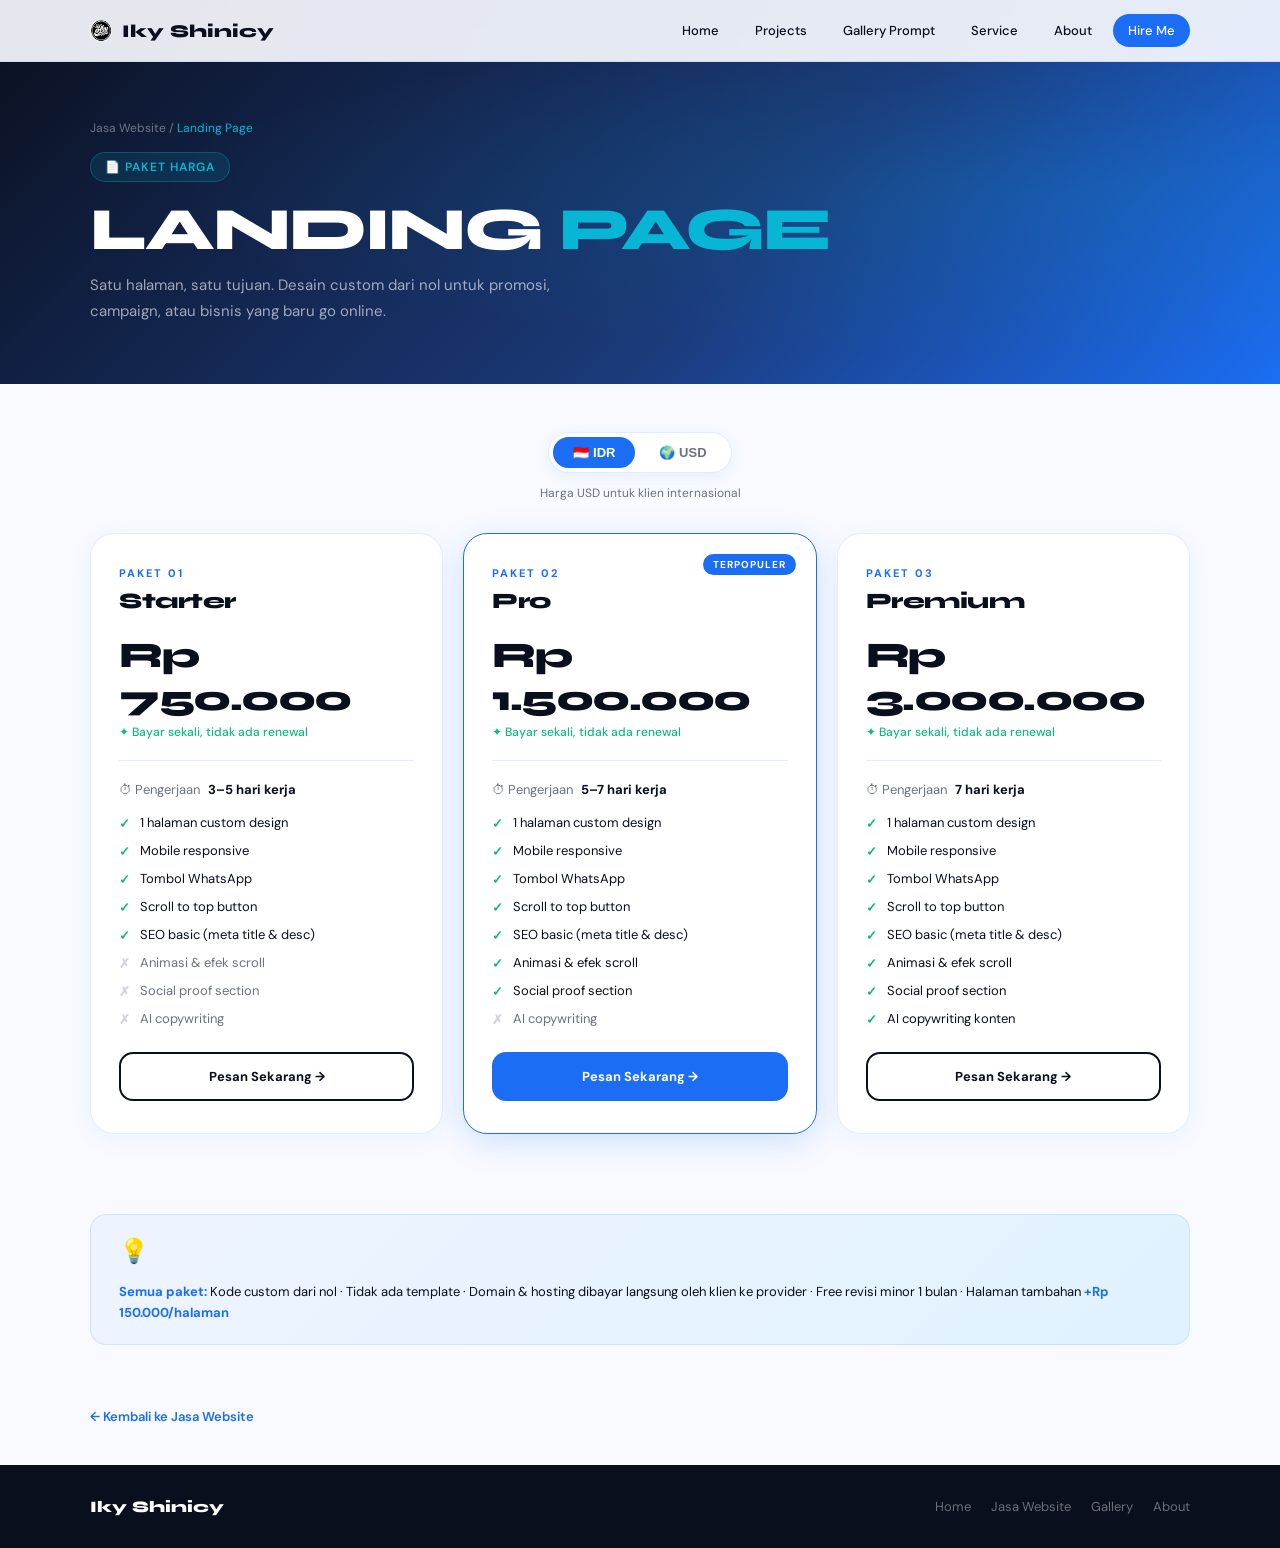
<file: harga-landing-page.html>
<!DOCTYPE html>
<html lang="id">
<head>
  <meta charset="UTF-8"/>
  <meta name="viewport" content="width=device-width, initial-scale=1.0"/>
  <title>Harga Landing Page — Iky Shinicy</title>
  <meta name="description" content="Paket harga jasa pembuatan landing page custom. Starter, Pro, Premium. Bukan template, 100% custom code."/>
  <link rel="icon" type="image/png" href="https://res.cloudinary.com/dipsvuknp/image/upload/v1777827672/ikyshinicy-logo-final_zl52lm.png"/>
  <link rel="preconnect" href="https://fonts.googleapis.com"/>
  <link href="https://fonts.googleapis.com/css2?family=Syne:wght@700;800&family=DM+Sans:wght@300;400;500&display=swap" rel="stylesheet"/>
  <link rel="stylesheet" href="css/style.css"/>
  <style>
    :root {
      --ink: #0A0F1E;
      --white: #fff;
      --muted: #6B7280;
      --blue: #1B6EF3;
      --blue-dark: #1451C4;
      --blue-light: #EEF4FF;
      --cyan: #06B6D4;
      --paper: #F8FAFF;
      --border: rgba(27,110,243,.12);
      --green: #10B981;
      --yellow: #FACC15;
    }
    *, *::before, *::after { box-sizing: border-box; margin: 0; padding: 0; }
    html { scroll-behavior: smooth; }
    body { font-family: 'DM Sans', sans-serif; background: var(--paper); color: var(--ink); overflow-x: hidden; }
    a { color: inherit; text-decoration: none; }

    /* HEADER */
    header { position: fixed; z-index: 1000; top: 0; left: 0; right: 0; display: flex; align-items: center;
      justify-content: space-between; padding: 14px var(--px);
      background: rgba(248,250,255,.92); backdrop-filter: blur(20px);
      border-bottom: 1.5px solid var(--border); }
    .logo { font-family: 'Syne', sans-serif; font-weight: 800; font-size: 18px; display: flex; align-items: center; gap: 10px; }
    .logo-dot { width: 22px; height: 22px; border-radius: 50%; overflow: hidden; display: inline-flex; }
    .logo-dot img { width: 100%; height: 100%; object-fit: cover; display: block; }
    nav { display: flex; gap: 6px; align-items: center; }
    nav a { font-size: 13px; font-weight: 500; padding: 7px 14px; border-radius: 999px; border: 1.5px solid transparent; transition: all .2s; }
    nav a:hover { background: var(--blue-light); color: var(--blue); }
    nav .nav-cta { background: var(--blue); color: var(--white); }
    nav .nav-cta:hover { background: var(--blue-dark); }
    .menu-btn { display: none; flex-direction: column; gap: 5px; cursor: pointer; padding: 4px; }
    .menu-btn span { display: block; width: 22px; height: 2px; background: var(--ink); border-radius: 2px; }

    /* HERO */
    .hero {
      padding: 120px var(--px) 60px;
      background: linear-gradient(135deg, #0A0F1E 0%, #1B3A7A 60%, #1B6EF3 100%);
      position: relative; overflow: hidden;
    }
    .hero::before {
      content: ''; position: absolute; inset: 0;
      background: radial-gradient(ellipse at 80% 50%, rgba(6,182,212,.12) 0%, transparent 60%);
    }
    .breadcrumb { font-size: 12px; color: rgba(255,255,255,.4); margin-bottom: 16px; position: relative; z-index: 1; }
    .breadcrumb a { color: rgba(255,255,255,.4); }
    .breadcrumb a:hover { color: var(--cyan); }
    .breadcrumb span { color: var(--cyan); }
    .hero-badge { display: inline-flex; align-items: center; gap: 8px; font-size: 12px; font-weight: 600;
      letter-spacing: 1px; text-transform: uppercase; color: var(--cyan);
      background: rgba(6,182,212,.12); border: 1px solid rgba(6,182,212,.3);
      padding: 6px 14px; border-radius: 999px; margin-bottom: 20px; position: relative; z-index: 1; }
    .hero h1 { font-family: 'Syne', sans-serif; font-weight: 800;
      font-size: clamp(32px, 5vw, 60px); letter-spacing: -2px; line-height: .92;
      color: var(--white); text-transform: uppercase; position: relative; z-index: 1; }
    .hero h1 .accent { color: var(--cyan); }
    .hero-sub { margin-top: 16px; font-size: 15px; color: rgba(255,255,255,.6); max-width: 480px; line-height: 1.7; position: relative; z-index: 1; }

    /* CURRENCY TOGGLE */
    .toggle-wrap { display: flex; justify-content: center; margin: 48px 0 12px; }
    .currency-toggle {
      display: flex; background: var(--white); border: 1.5px solid var(--border);
      border-radius: 999px; padding: 4px; gap: 4px; box-shadow: 0 4px 16px rgba(27,110,243,.08);
    }
    .toggle-btn {
      font-size: 13px; font-weight: 600; padding: 8px 20px; border-radius: 999px;
      border: none; cursor: pointer; transition: all .2s; background: transparent; color: var(--muted);
    }
    .toggle-btn.active { background: var(--blue); color: var(--white); }
    .toggle-note { text-align: center; font-size: 12px; color: var(--muted); margin-bottom: 32px; }

    /* PRICING CARDS */
    .pricing-section { padding: 0 var(--px) 80px; }
    .pricing-grid { display: grid; grid-template-columns: repeat(auto-fill, minmax(280px, 1fr)); gap: 20px; }

    .pricing-card {
      background: var(--white); border-radius: 24px; padding: 32px 28px;
      border: 1.5px solid var(--border); transition: all .25s;
      box-shadow: 0 4px 24px rgba(27,110,243,.06);
      display: flex; flex-direction: column; position: relative; overflow: hidden;
    }
    .pricing-card:hover { transform: translateY(-6px); box-shadow: 0 20px 48px rgba(27,110,243,.14); }
    .pricing-card.popular {
      border-color: var(--blue); box-shadow: 0 8px 32px rgba(27,110,243,.18);
    }
    .popular-badge {
      position: absolute; top: 20px; right: 20px;
      background: var(--blue); color: var(--white);
      font-size: 10px; font-weight: 700; letter-spacing: 1px; text-transform: uppercase;
      padding: 4px 10px; border-radius: 999px;
    }

    .card-tier { font-size: 11px; font-weight: 700; letter-spacing: 2px; text-transform: uppercase; color: var(--blue); margin-bottom: 8px; }
    .card-name { font-family: 'Syne', sans-serif; font-weight: 800; font-size: 22px; letter-spacing: -0.5px; margin-bottom: 20px; }

    .price-idr, .price-usd { display: none; }
    .price-idr.show, .price-usd.show { display: block; }
    .price-main { font-family: 'Syne', sans-serif; font-weight: 800; font-size: 36px; letter-spacing: -1.5px; color: var(--ink); }
    .price-main span { font-size: 16px; font-weight: 500; color: var(--muted); letter-spacing: 0; }
    .price-note { font-size: 12px; color: var(--green); font-weight: 500; margin-top: 4px; }

    .divider { border: none; border-top: 1.5px solid var(--border); margin: 20px 0; }

    .card-duration { display: flex; align-items: center; gap: 8px; font-size: 13px; color: var(--muted); margin-bottom: 16px; }
    .card-duration strong { color: var(--ink); }

    .feature-list { display: flex; flex-direction: column; gap: 10px; flex: 1; }
    .feature-row { display: flex; align-items: flex-start; gap: 10px; font-size: 13px; }
    .feature-check { color: var(--green); font-weight: 700; flex-shrink: 0; margin-top: 1px; }
    .feature-x { color: #D1D5DB; font-weight: 700; flex-shrink: 0; margin-top: 1px; }

    .btn-order {
      margin-top: 24px; display: flex; align-items: center; justify-content: center; gap: 8px;
      font-size: 13px; font-weight: 700; padding: 14px 20px; border-radius: 14px;
      border: 2px solid var(--ink); cursor: pointer; transition: all .2s;
      background: transparent; color: var(--ink); text-decoration: none;
    }
    .btn-order:hover { background: var(--ink); color: var(--white); }
    .pricing-card.popular .btn-order { background: var(--blue); color: var(--white); border-color: var(--blue); }
    .pricing-card.popular .btn-order:hover { background: var(--blue-dark); border-color: var(--blue-dark); }

    /* NOTE */
    .note-strip {
      margin: 0 var(--px) 60px; padding: 20px 28px;
      background: linear-gradient(135deg, #EEF4FF, #E0F2FE);
      border-radius: 16px; border: 1.5px solid var(--border);
      display: flex; align-items: center; gap: 16px; flex-wrap: wrap;
    }
    .note-strip p { font-size: 13px; color: var(--ink); line-height: 1.6; }
    .note-strip strong { color: var(--blue); }

    /* BACK LINK */
    .back-link { display: inline-flex; align-items: center; gap: 8px; font-size: 13px; font-weight: 600;
      color: var(--blue); padding: 0 var(--px) 40px; }
    .back-link:hover { text-decoration: underline; }

    /* FOOTER */
    footer { background: var(--ink); color: var(--white); padding: 32px var(--px);
      display: flex; justify-content: space-between; align-items: center; flex-wrap: wrap; gap: 12px; font-size: 13px; }
    .footer-links { display: flex; gap: 20px; color: rgba(255,255,255,.4); }
    .footer-links a:hover { color: var(--white); }

    @media(max-width: 768px) {
      nav { display: none; }
      nav.open { display: flex; flex-direction: column; position: absolute; top: 100%; left: 0; right: 0;
        background: var(--paper); padding: 20px var(--px); border-bottom: 1.5px solid var(--border); gap: 8px; }
      .menu-btn { display: flex; }
      .pricing-grid { grid-template-columns: 1fr; }
      .note-strip { margin: 0 20px 40px; }
    }

    @keyframes fadeUp { from { opacity: 0; transform: translateY(20px); } to { opacity: 1; transform: none; } }
    .fade-up { animation: fadeUp .4s ease both; }
  </style>
</head>
<body>

<header>
  <a href="index.html" class="logo"><span class="logo-dot"><img src="assets/img/1779092530823-ikyshinicy-logo-final_zl52lm.webp" alt="Iky Shinicy logo"/></span>Iky Shinicy</a>
  <nav id="main-nav">
    <a href="index.html">Home</a>
    <a href="projects.html">Projects</a>
    <a href="galleryprompt.html">Gallery Prompt</a>
    <a href="service.html">Service</a>
    <a href="about.html">About</a>
    <a href="mailto:hello@ikyshinicy.com" class="nav-cta">Hire Me</a>
  </nav>
  <div class="menu-btn" onclick="document.getElementById('main-nav').classList.toggle('open')">
    <span></span><span></span><span></span>
  </div>
</header>

<!-- HERO -->
<section class="hero">
  <div class="breadcrumb"><a href="jasa-website.html">Jasa Website</a> / <span>Landing Page</span></div>
  <div class="hero-badge">📄 Paket Harga</div>
  <h1>Landing <span class="accent">Page</span></h1>
  <p class="hero-sub">Satu halaman, satu tujuan. Desain custom dari nol untuk promosi, campaign, atau bisnis yang baru go online.</p>
</section>

<!-- TOGGLE CURRENCY -->
<div class="toggle-wrap">
  <div class="currency-toggle">
    <button class="toggle-btn active" onclick="setCurrency('idr', this)">🇮🇩 IDR</button>
    <button class="toggle-btn" onclick="setCurrency('usd', this)">🌍 USD</button>
  </div>
</div>
<div class="toggle-note">Harga USD untuk klien internasional</div>

<!-- PRICING -->
<div class="pricing-section">
  <div class="pricing-grid">

    <!-- STARTER -->
    <div class="pricing-card fade-up">
      <div class="card-tier">Paket 01</div>
      <div class="card-name">Starter</div>
      <div class="price-idr show">
        <div class="price-main">Rp <span></span>750.000</div>
        <div class="price-note">✦ Bayar sekali, tidak ada renewal</div>
      </div>
      <div class="price-usd">
        <div class="price-main">$200 <span>USD</span></div>
        <div class="price-note">✦ One-time payment, no annual fee</div>
      </div>
      <hr class="divider">
      <div class="card-duration">⏱ Pengerjaan <strong>3–5 hari kerja</strong></div>
      <div class="feature-list">
        <div class="feature-row"><span class="feature-check">✓</span><span>1 halaman custom design</span></div>
        <div class="feature-row"><span class="feature-check">✓</span><span>Mobile responsive</span></div>
        <div class="feature-row"><span class="feature-check">✓</span><span>Tombol WhatsApp</span></div>
        <div class="feature-row"><span class="feature-check">✓</span><span>Scroll to top button</span></div>
        <div class="feature-row"><span class="feature-check">✓</span><span>SEO basic (meta title & desc)</span></div>
        <div class="feature-row"><span class="feature-x">✗</span><span style="color:var(--muted)">Animasi & efek scroll</span></div>
        <div class="feature-row"><span class="feature-x">✗</span><span style="color:var(--muted)">Social proof section</span></div>
        <div class="feature-row"><span class="feature-x">✗</span><span style="color:var(--muted)">AI copywriting</span></div>
      </div>
      <a href="https://wa.me/6281234567890?text=Halo%20Iky,%20saya%20mau%20pesan%20Landing%20Page%20Starter" class="btn-order" target="_blank">Pesan Sekarang →</a>
    </div>

    <!-- PRO -->
    <div class="pricing-card popular fade-up" style="animation-delay:.1s">
      <div class="popular-badge">Terpopuler</div>
      <div class="card-tier">Paket 02</div>
      <div class="card-name">Pro</div>
      <div class="price-idr show">
        <div class="price-main">Rp <span></span>1.500.000</div>
        <div class="price-note">✦ Bayar sekali, tidak ada renewal</div>
      </div>
      <div class="price-usd">
        <div class="price-main">$350 <span>USD</span></div>
        <div class="price-note">✦ One-time payment, no annual fee</div>
      </div>
      <hr class="divider">
      <div class="card-duration">⏱ Pengerjaan <strong>5–7 hari kerja</strong></div>
      <div class="feature-list">
        <div class="feature-row"><span class="feature-check">✓</span><span>1 halaman custom design</span></div>
        <div class="feature-row"><span class="feature-check">✓</span><span>Mobile responsive</span></div>
        <div class="feature-row"><span class="feature-check">✓</span><span>Tombol WhatsApp</span></div>
        <div class="feature-row"><span class="feature-check">✓</span><span>Scroll to top button</span></div>
        <div class="feature-row"><span class="feature-check">✓</span><span>SEO basic (meta title & desc)</span></div>
        <div class="feature-row"><span class="feature-check">✓</span><span>Animasi & efek scroll</span></div>
        <div class="feature-row"><span class="feature-check">✓</span><span>Social proof section</span></div>
        <div class="feature-row"><span class="feature-x">✗</span><span style="color:var(--muted)">AI copywriting</span></div>
      </div>
      <a href="https://wa.me/6281234567890?text=Halo%20Iky,%20saya%20mau%20pesan%20Landing%20Page%20Pro" class="btn-order" target="_blank">Pesan Sekarang →</a>
    </div>

    <!-- PREMIUM -->
    <div class="pricing-card fade-up" style="animation-delay:.2s">
      <div class="card-tier">Paket 03</div>
      <div class="card-name">Premium</div>
      <div class="price-idr show">
        <div class="price-main">Rp <span></span>3.000.000</div>
        <div class="price-note">✦ Bayar sekali, tidak ada renewal</div>
      </div>
      <div class="price-usd">
        <div class="price-main">$600 <span>USD</span></div>
        <div class="price-note">✦ One-time payment, no annual fee</div>
      </div>
      <hr class="divider">
      <div class="card-duration">⏱ Pengerjaan <strong>7 hari kerja</strong></div>
      <div class="feature-list">
        <div class="feature-row"><span class="feature-check">✓</span><span>1 halaman custom design</span></div>
        <div class="feature-row"><span class="feature-check">✓</span><span>Mobile responsive</span></div>
        <div class="feature-row"><span class="feature-check">✓</span><span>Tombol WhatsApp</span></div>
        <div class="feature-row"><span class="feature-check">✓</span><span>Scroll to top button</span></div>
        <div class="feature-row"><span class="feature-check">✓</span><span>SEO basic (meta title & desc)</span></div>
        <div class="feature-row"><span class="feature-check">✓</span><span>Animasi & efek scroll</span></div>
        <div class="feature-row"><span class="feature-check">✓</span><span>Social proof section</span></div>
        <div class="feature-row"><span class="feature-check">✓</span><span>AI copywriting konten</span></div>
      </div>
      <a href="https://wa.me/6281234567890?text=Halo%20Iky,%20saya%20mau%20pesan%20Landing%20Page%20Premium" class="btn-order" target="_blank">Pesan Sekarang →</a>
    </div>

  </div>
</div>

<!-- NOTE -->
<div class="note-strip">
  <span style="font-size:24px">💡</span>
  <p><strong>Semua paket:</strong> Kode custom dari nol · Tidak ada template · Domain & hosting dibayar langsung oleh klien ke provider · Free revisi minor 1 bulan · Halaman tambahan <strong>+Rp 150.000/halaman</strong></p>
</div>

<!-- BACK -->
<a href="jasa-website.html" class="back-link">← Kembali ke Jasa Website</a>

<footer>
  <a href="index.html" style="font-family:'Syne',sans-serif;font-weight:800;font-size:16px;">Iky Shinicy</a>
  <div class="footer-links">
    <a href="index.html">Home</a>
    <a href="jasa-website.html">Jasa Website</a>
    <a href="galleryprompt.html">Gallery</a>
    <a href="about.html">About</a>
  </div>
</footer>

<script>
  function setCurrency(type, btn) {
    document.querySelectorAll('.toggle-btn').forEach(b => b.classList.remove('active'));
    btn.classList.add('active');
    document.querySelectorAll('.price-idr').forEach(el => el.classList.toggle('show', type === 'idr'));
    document.querySelectorAll('.price-usd').forEach(el => el.classList.toggle('show', type === 'usd'));
  }
</script>
</body>
</html>
</file>
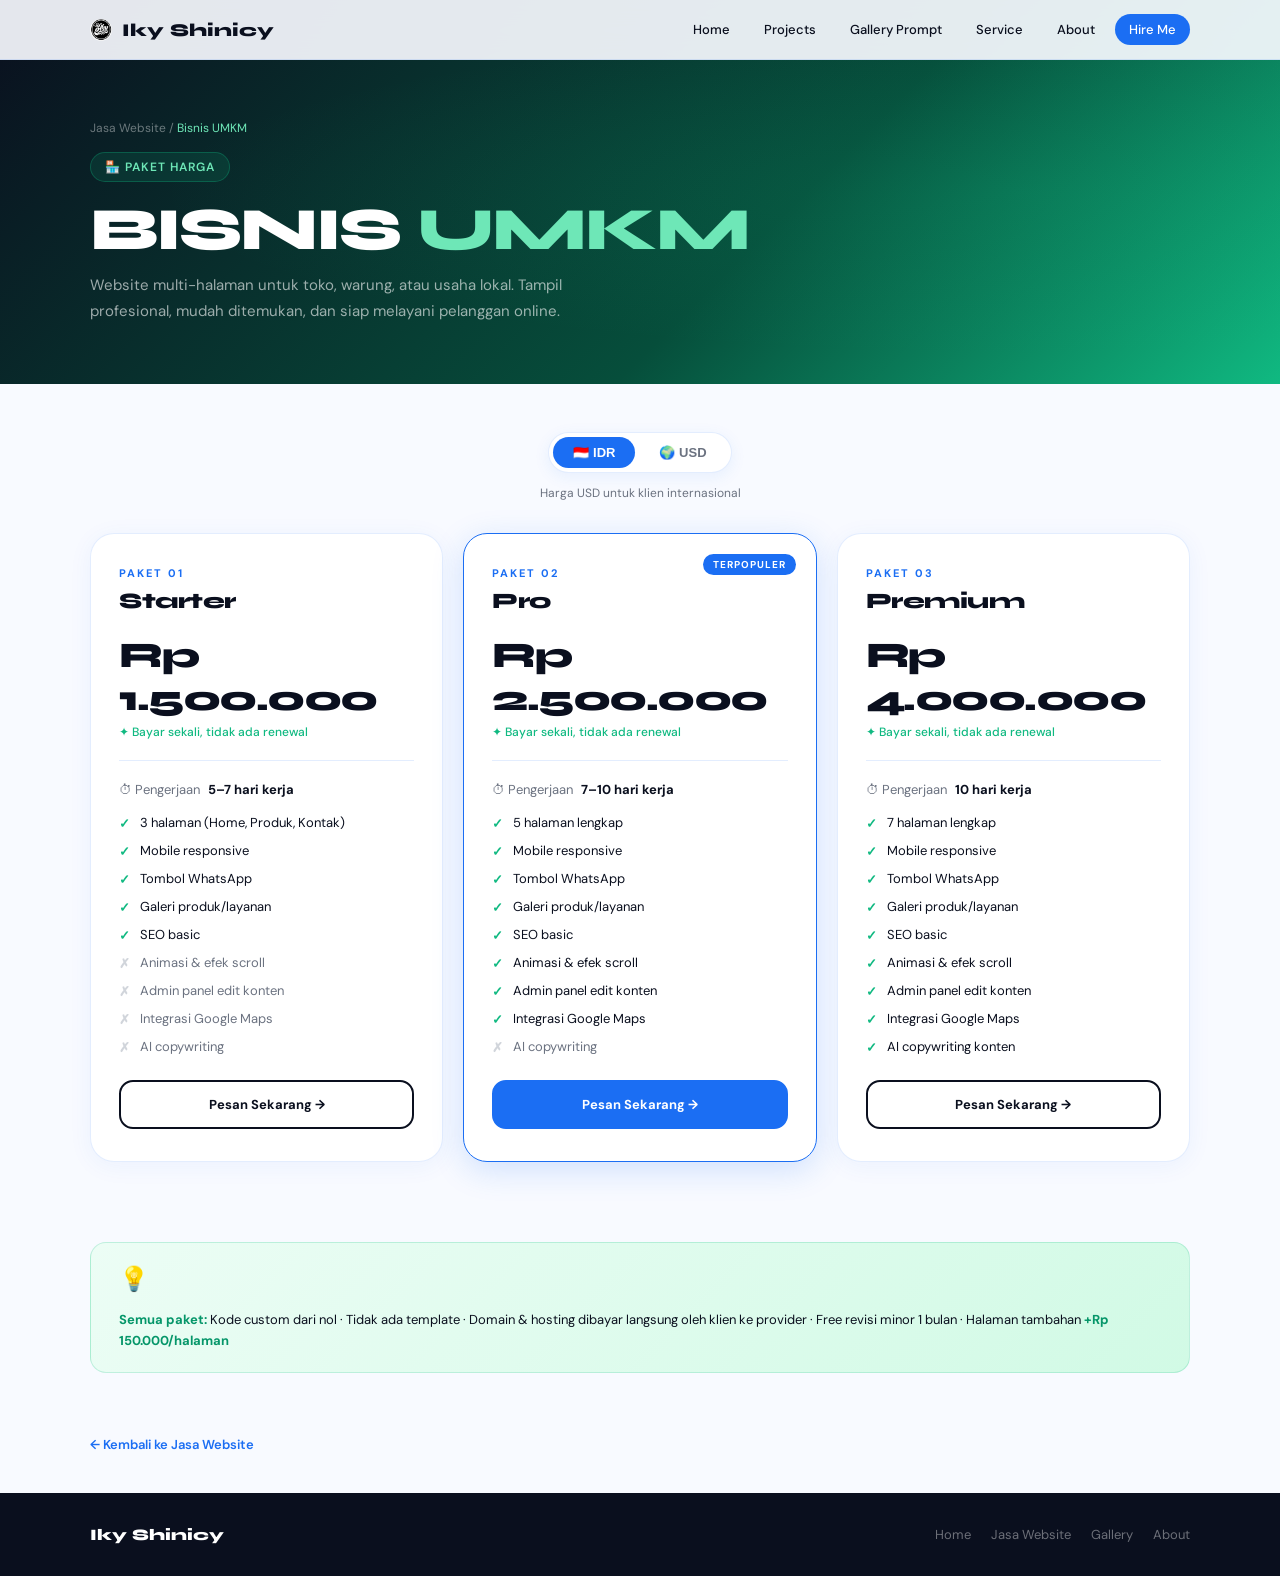
<file: harga-umkm.html>
<!DOCTYPE html>
<html lang="id">
<head>
  <meta charset="UTF-8"/>
  <meta name="viewport" content="width=device-width, initial-scale=1.0"/>
  <title>Harga Website Bisnis UMKM — Iky Shinicy</title>
  <meta name="description" content="Paket harga jasa pembuatan website bisnis UMKM custom. Starter, Pro, Premium. Bukan template, 100% custom code."/>
  <link rel="icon" type="image/png" href="https://res.cloudinary.com/dipsvuknp/image/upload/v1777827672/ikyshinicy-logo-final_zl52lm.png"/>
  <link rel="preconnect" href="https://fonts.googleapis.com"/>
  <link href="https://fonts.googleapis.com/css2?family=Syne:wght@700;800&family=DM+Sans:wght@300;400;500&display=swap" rel="stylesheet"/>
  <link rel="stylesheet" href="css/style.css"/>
  <style>
    :root {
      --ink: #0A0F1E;
      --white: #fff;
      --muted: #6B7280;
      --blue: #1B6EF3;
      --blue-dark: #1451C4;
      --blue-light: #EEF4FF;
      --cyan: #06B6D4;
      --paper: #F8FAFF;
      --border: rgba(27,110,243,.12);
      --green: #10B981;
      --yellow: #FACC15;
    }
    *, *::before, *::after { box-sizing: border-box; margin: 0; padding: 0; }
    html { scroll-behavior: smooth; }
    body { font-family: 'DM Sans', sans-serif; background: var(--paper); color: var(--ink); overflow-x: hidden; }
    a { color: inherit; text-decoration: none; }

    header { position: fixed; z-index: 1000; top: 0; left: 0; right: 0; display: flex; align-items: center;
      justify-content: space-between; padding: 14px var(--px);
      background: rgba(248,250,255,.92); backdrop-filter: blur(20px);
      border-bottom: 1.5px solid var(--border); }
    .logo { font-family: 'Syne', sans-serif; font-weight: 800; font-size: 18px; display: flex; align-items: center; gap: 10px; }
    .logo-dot { width: 22px; height: 22px; border-radius: 50%; overflow: hidden; display: inline-flex; }
    .logo-dot img { width: 100%; height: 100%; object-fit: cover; display: block; }
    nav { display: flex; gap: 6px; align-items: center; }
    nav a { font-size: 13px; font-weight: 500; padding: 7px 14px; border-radius: 999px; transition: all .2s; }
    nav a:hover { background: var(--blue-light); color: var(--blue); }
    nav .nav-cta { background: var(--blue); color: var(--white); }
    nav .nav-cta:hover { background: var(--blue-dark); }
    .menu-btn { display: none; flex-direction: column; gap: 5px; cursor: pointer; padding: 4px; }
    .menu-btn span { display: block; width: 22px; height: 2px; background: var(--ink); border-radius: 2px; }

    .hero {
      padding: 120px var(--px) 60px;
      background: linear-gradient(135deg, #0A0F1E 0%, #064E3B 60%, #10B981 100%);
      position: relative; overflow: hidden;
    }
    .hero::before { content: ''; position: absolute; inset: 0;
      background: radial-gradient(ellipse at 80% 50%, rgba(16,185,129,.12) 0%, transparent 60%); }
    .breadcrumb { font-size: 12px; color: rgba(255,255,255,.4); margin-bottom: 16px; position: relative; z-index: 1; }
    .breadcrumb a { color: rgba(255,255,255,.4); }
    .breadcrumb a:hover { color: #6EE7B7; }
    .breadcrumb span { color: #6EE7B7; }
    .hero-badge { display: inline-flex; align-items: center; gap: 8px; font-size: 12px; font-weight: 600;
      letter-spacing: 1px; text-transform: uppercase; color: #6EE7B7;
      background: rgba(16,185,129,.12); border: 1px solid rgba(16,185,129,.3);
      padding: 6px 14px; border-radius: 999px; margin-bottom: 20px; position: relative; z-index: 1; }
    .hero h1 { font-family: 'Syne', sans-serif; font-weight: 800;
      font-size: clamp(32px, 5vw, 60px); letter-spacing: -2px; line-height: .92;
      color: var(--white); text-transform: uppercase; position: relative; z-index: 1; }
    .hero h1 .accent { color: #6EE7B7; }
    .hero-sub { margin-top: 16px; font-size: 15px; color: rgba(255,255,255,.6); max-width: 480px; line-height: 1.7; position: relative; z-index: 1; }

    .toggle-wrap { display: flex; justify-content: center; margin: 48px 0 12px; }
    .currency-toggle { display: flex; background: var(--white); border: 1.5px solid var(--border);
      border-radius: 999px; padding: 4px; gap: 4px; box-shadow: 0 4px 16px rgba(27,110,243,.08); }
    .toggle-btn { font-size: 13px; font-weight: 600; padding: 8px 20px; border-radius: 999px;
      border: none; cursor: pointer; transition: all .2s; background: transparent; color: var(--muted); }
    .toggle-btn.active { background: var(--blue); color: var(--white); }
    .toggle-note { text-align: center; font-size: 12px; color: var(--muted); margin-bottom: 32px; }

    .pricing-section { padding: 0 var(--px) 80px; }
    .pricing-grid { display: grid; grid-template-columns: repeat(auto-fill, minmax(280px, 1fr)); gap: 20px; }

    .pricing-card { background: var(--white); border-radius: 24px; padding: 32px 28px;
      border: 1.5px solid var(--border); transition: all .25s;
      box-shadow: 0 4px 24px rgba(27,110,243,.06);
      display: flex; flex-direction: column; position: relative; overflow: hidden; }
    .pricing-card:hover { transform: translateY(-6px); box-shadow: 0 20px 48px rgba(27,110,243,.14); }
    .pricing-card.popular { border-color: var(--blue); box-shadow: 0 8px 32px rgba(27,110,243,.18); }
    .popular-badge { position: absolute; top: 20px; right: 20px;
      background: var(--blue); color: var(--white);
      font-size: 10px; font-weight: 700; letter-spacing: 1px; text-transform: uppercase;
      padding: 4px 10px; border-radius: 999px; }

    .card-tier { font-size: 11px; font-weight: 700; letter-spacing: 2px; text-transform: uppercase; color: var(--blue); margin-bottom: 8px; }
    .card-name { font-family: 'Syne', sans-serif; font-weight: 800; font-size: 22px; letter-spacing: -0.5px; margin-bottom: 20px; }

    .price-idr, .price-usd { display: none; }
    .price-idr.show, .price-usd.show { display: block; }
    .price-main { font-family: 'Syne', sans-serif; font-weight: 800; font-size: 36px; letter-spacing: -1.5px; color: var(--ink); }
    .price-main span { font-size: 16px; font-weight: 500; color: var(--muted); letter-spacing: 0; }
    .price-note { font-size: 12px; color: var(--green); font-weight: 500; margin-top: 4px; }

    .divider { border: none; border-top: 1.5px solid var(--border); margin: 20px 0; }
    .card-duration { display: flex; align-items: center; gap: 8px; font-size: 13px; color: var(--muted); margin-bottom: 16px; }
    .card-duration strong { color: var(--ink); }

    .feature-list { display: flex; flex-direction: column; gap: 10px; flex: 1; }
    .feature-row { display: flex; align-items: flex-start; gap: 10px; font-size: 13px; }
    .feature-check { color: var(--green); font-weight: 700; flex-shrink: 0; margin-top: 1px; }
    .feature-x { color: #D1D5DB; font-weight: 700; flex-shrink: 0; margin-top: 1px; }

    .btn-order { margin-top: 24px; display: flex; align-items: center; justify-content: center; gap: 8px;
      font-size: 13px; font-weight: 700; padding: 14px 20px; border-radius: 14px;
      border: 2px solid var(--ink); cursor: pointer; transition: all .2s;
      background: transparent; color: var(--ink); text-decoration: none; }
    .btn-order:hover { background: var(--ink); color: var(--white); }
    .pricing-card.popular .btn-order { background: var(--blue); color: var(--white); border-color: var(--blue); }
    .pricing-card.popular .btn-order:hover { background: var(--blue-dark); border-color: var(--blue-dark); }

    .note-strip { margin: 0 var(--px) 60px; padding: 20px 28px;
      background: linear-gradient(135deg, #ECFDF5, #D1FAE5);
      border-radius: 16px; border: 1.5px solid rgba(16,185,129,.2);
      display: flex; align-items: center; gap: 16px; flex-wrap: wrap; }
    .note-strip p { font-size: 13px; color: var(--ink); line-height: 1.6; }
    .note-strip strong { color: #059669; }

    .back-link { display: inline-flex; align-items: center; gap: 8px; font-size: 13px; font-weight: 600;
      color: var(--blue); padding: 0 var(--px) 40px; }
    .back-link:hover { text-decoration: underline; }

    footer { background: var(--ink); color: var(--white); padding: 32px var(--px);
      display: flex; justify-content: space-between; align-items: center; flex-wrap: wrap; gap: 12px; font-size: 13px; }
    .footer-links { display: flex; gap: 20px; color: rgba(255,255,255,.4); }
    .footer-links a:hover { color: var(--white); }

    @media(max-width: 768px) {
      nav { display: none; }
      nav.open { display: flex; flex-direction: column; position: absolute; top: 100%; left: 0; right: 0;
        background: var(--paper); padding: 20px var(--px); border-bottom: 1.5px solid var(--border); gap: 8px; }
      .menu-btn { display: flex; }
      .pricing-grid { grid-template-columns: 1fr; }
      .note-strip { margin: 0 20px 40px; }
    }

    @keyframes fadeUp { from { opacity: 0; transform: translateY(20px); } to { opacity: 1; transform: none; } }
    .fade-up { animation: fadeUp .4s ease both; }
  </style>
</head>
<body>

<header>
  <a href="index.html" class="logo"><span class="logo-dot"><img src="assets/img/1779092530823-ikyshinicy-logo-final_zl52lm.webp" alt="Iky Shinicy logo"/></span>Iky Shinicy</a>
  <nav id="main-nav">
    <a href="index.html">Home</a>
    <a href="projects.html">Projects</a>
    <a href="galleryprompt.html">Gallery Prompt</a>
    <a href="service.html">Service</a>
    <a href="about.html">About</a>
    <a href="mailto:hello@ikyshinicy.com" class="nav-cta">Hire Me</a>
  </nav>
  <div class="menu-btn" onclick="document.getElementById('main-nav').classList.toggle('open')">
    <span></span><span></span><span></span>
  </div>
</header>

<section class="hero">
  <div class="breadcrumb"><a href="jasa-website.html">Jasa Website</a> / <span>Bisnis UMKM</span></div>
  <div class="hero-badge">🏪 Paket Harga</div>
  <h1>Bisnis <span class="accent">UMKM</span></h1>
  <p class="hero-sub">Website multi-halaman untuk toko, warung, atau usaha lokal. Tampil profesional, mudah ditemukan, dan siap melayani pelanggan online.</p>
</section>

<div class="toggle-wrap">
  <div class="currency-toggle">
    <button class="toggle-btn active" onclick="setCurrency('idr', this)">🇮🇩 IDR</button>
    <button class="toggle-btn" onclick="setCurrency('usd', this)">🌍 USD</button>
  </div>
</div>
<div class="toggle-note">Harga USD untuk klien internasional</div>

<div class="pricing-section">
  <div class="pricing-grid">

    <!-- STARTER -->
    <div class="pricing-card fade-up">
      <div class="card-tier">Paket 01</div>
      <div class="card-name">Starter</div>
      <div class="price-idr show">
        <div class="price-main">Rp <span></span>1.500.000</div>
        <div class="price-note">✦ Bayar sekali, tidak ada renewal</div>
      </div>
      <div class="price-usd">
        <div class="price-main">$200 <span>USD</span></div>
        <div class="price-note">✦ One-time payment, no annual fee</div>
      </div>
      <hr class="divider">
      <div class="card-duration">⏱ Pengerjaan <strong>5–7 hari kerja</strong></div>
      <div class="feature-list">
        <div class="feature-row"><span class="feature-check">✓</span><span>3 halaman (Home, Produk, Kontak)</span></div>
        <div class="feature-row"><span class="feature-check">✓</span><span>Mobile responsive</span></div>
        <div class="feature-row"><span class="feature-check">✓</span><span>Tombol WhatsApp</span></div>
        <div class="feature-row"><span class="feature-check">✓</span><span>Galeri produk/layanan</span></div>
        <div class="feature-row"><span class="feature-check">✓</span><span>SEO basic</span></div>
        <div class="feature-row"><span class="feature-x">✗</span><span style="color:var(--muted)">Animasi & efek scroll</span></div>
        <div class="feature-row"><span class="feature-x">✗</span><span style="color:var(--muted)">Admin panel edit konten</span></div>
        <div class="feature-row"><span class="feature-x">✗</span><span style="color:var(--muted)">Integrasi Google Maps</span></div>
        <div class="feature-row"><span class="feature-x">✗</span><span style="color:var(--muted)">AI copywriting</span></div>
      </div>
      <a href="https://wa.me/6281234567890?text=Halo%20Iky,%20saya%20mau%20pesan%20Website%20UMKM%20Starter" class="btn-order" target="_blank">Pesan Sekarang →</a>
    </div>

    <!-- PRO -->
    <div class="pricing-card popular fade-up" style="animation-delay:.1s">
      <div class="popular-badge">Terpopuler</div>
      <div class="card-tier">Paket 02</div>
      <div class="card-name">Pro</div>
      <div class="price-idr show">
        <div class="price-main">Rp <span></span>2.500.000</div>
        <div class="price-note">✦ Bayar sekali, tidak ada renewal</div>
      </div>
      <div class="price-usd">
        <div class="price-main">$400 <span>USD</span></div>
        <div class="price-note">✦ One-time payment, no annual fee</div>
      </div>
      <hr class="divider">
      <div class="card-duration">⏱ Pengerjaan <strong>7–10 hari kerja</strong></div>
      <div class="feature-list">
        <div class="feature-row"><span class="feature-check">✓</span><span>5 halaman lengkap</span></div>
        <div class="feature-row"><span class="feature-check">✓</span><span>Mobile responsive</span></div>
        <div class="feature-row"><span class="feature-check">✓</span><span>Tombol WhatsApp</span></div>
        <div class="feature-row"><span class="feature-check">✓</span><span>Galeri produk/layanan</span></div>
        <div class="feature-row"><span class="feature-check">✓</span><span>SEO basic</span></div>
        <div class="feature-row"><span class="feature-check">✓</span><span>Animasi & efek scroll</span></div>
        <div class="feature-row"><span class="feature-check">✓</span><span>Admin panel edit konten</span></div>
        <div class="feature-row"><span class="feature-check">✓</span><span>Integrasi Google Maps</span></div>
        <div class="feature-row"><span class="feature-x">✗</span><span style="color:var(--muted)">AI copywriting</span></div>
      </div>
      <a href="https://wa.me/6281234567890?text=Halo%20Iky,%20saya%20mau%20pesan%20Website%20UMKM%20Pro" class="btn-order" target="_blank">Pesan Sekarang →</a>
    </div>

    <!-- PREMIUM -->
    <div class="pricing-card fade-up" style="animation-delay:.2s">
      <div class="card-tier">Paket 03</div>
      <div class="card-name">Premium</div>
      <div class="price-idr show">
        <div class="price-main">Rp <span></span>4.000.000</div>
        <div class="price-note">✦ Bayar sekali, tidak ada renewal</div>
      </div>
      <div class="price-usd">
        <div class="price-main">$750 <span>USD</span></div>
        <div class="price-note">✦ One-time payment, no annual fee</div>
      </div>
      <hr class="divider">
      <div class="card-duration">⏱ Pengerjaan <strong>10 hari kerja</strong></div>
      <div class="feature-list">
        <div class="feature-row"><span class="feature-check">✓</span><span>7 halaman lengkap</span></div>
        <div class="feature-row"><span class="feature-check">✓</span><span>Mobile responsive</span></div>
        <div class="feature-row"><span class="feature-check">✓</span><span>Tombol WhatsApp</span></div>
        <div class="feature-row"><span class="feature-check">✓</span><span>Galeri produk/layanan</span></div>
        <div class="feature-row"><span class="feature-check">✓</span><span>SEO basic</span></div>
        <div class="feature-row"><span class="feature-check">✓</span><span>Animasi & efek scroll</span></div>
        <div class="feature-row"><span class="feature-check">✓</span><span>Admin panel edit konten</span></div>
        <div class="feature-row"><span class="feature-check">✓</span><span>Integrasi Google Maps</span></div>
        <div class="feature-row"><span class="feature-check">✓</span><span>AI copywriting konten</span></div>
      </div>
      <a href="https://wa.me/6281234567890?text=Halo%20Iky,%20saya%20mau%20pesan%20Website%20UMKM%20Premium" class="btn-order" target="_blank">Pesan Sekarang →</a>
    </div>

  </div>
</div>

<div class="note-strip">
  <span style="font-size:24px">💡</span>
  <p><strong>Semua paket:</strong> Kode custom dari nol · Tidak ada template · Domain & hosting dibayar langsung oleh klien ke provider · Free revisi minor 1 bulan · Halaman tambahan <strong>+Rp 150.000/halaman</strong></p>
</div>

<a href="jasa-website.html" class="back-link">← Kembali ke Jasa Website</a>

<footer>
  <a href="index.html" style="font-family:'Syne',sans-serif;font-weight:800;font-size:16px;">Iky Shinicy</a>
  <div class="footer-links">
    <a href="index.html">Home</a>
    <a href="jasa-website.html">Jasa Website</a>
    <a href="galleryprompt.html">Gallery</a>
    <a href="about.html">About</a>
  </div>
</footer>

<script>
  function setCurrency(type, btn) {
    document.querySelectorAll('.toggle-btn').forEach(b => b.classList.remove('active'));
    btn.classList.add('active');
    document.querySelectorAll('.price-idr').forEach(el => el.classList.toggle('show', type === 'idr'));
    document.querySelectorAll('.price-usd').forEach(el => el.classList.toggle('show', type === 'usd'));
  }
</script>
</body>
</html>
</file>
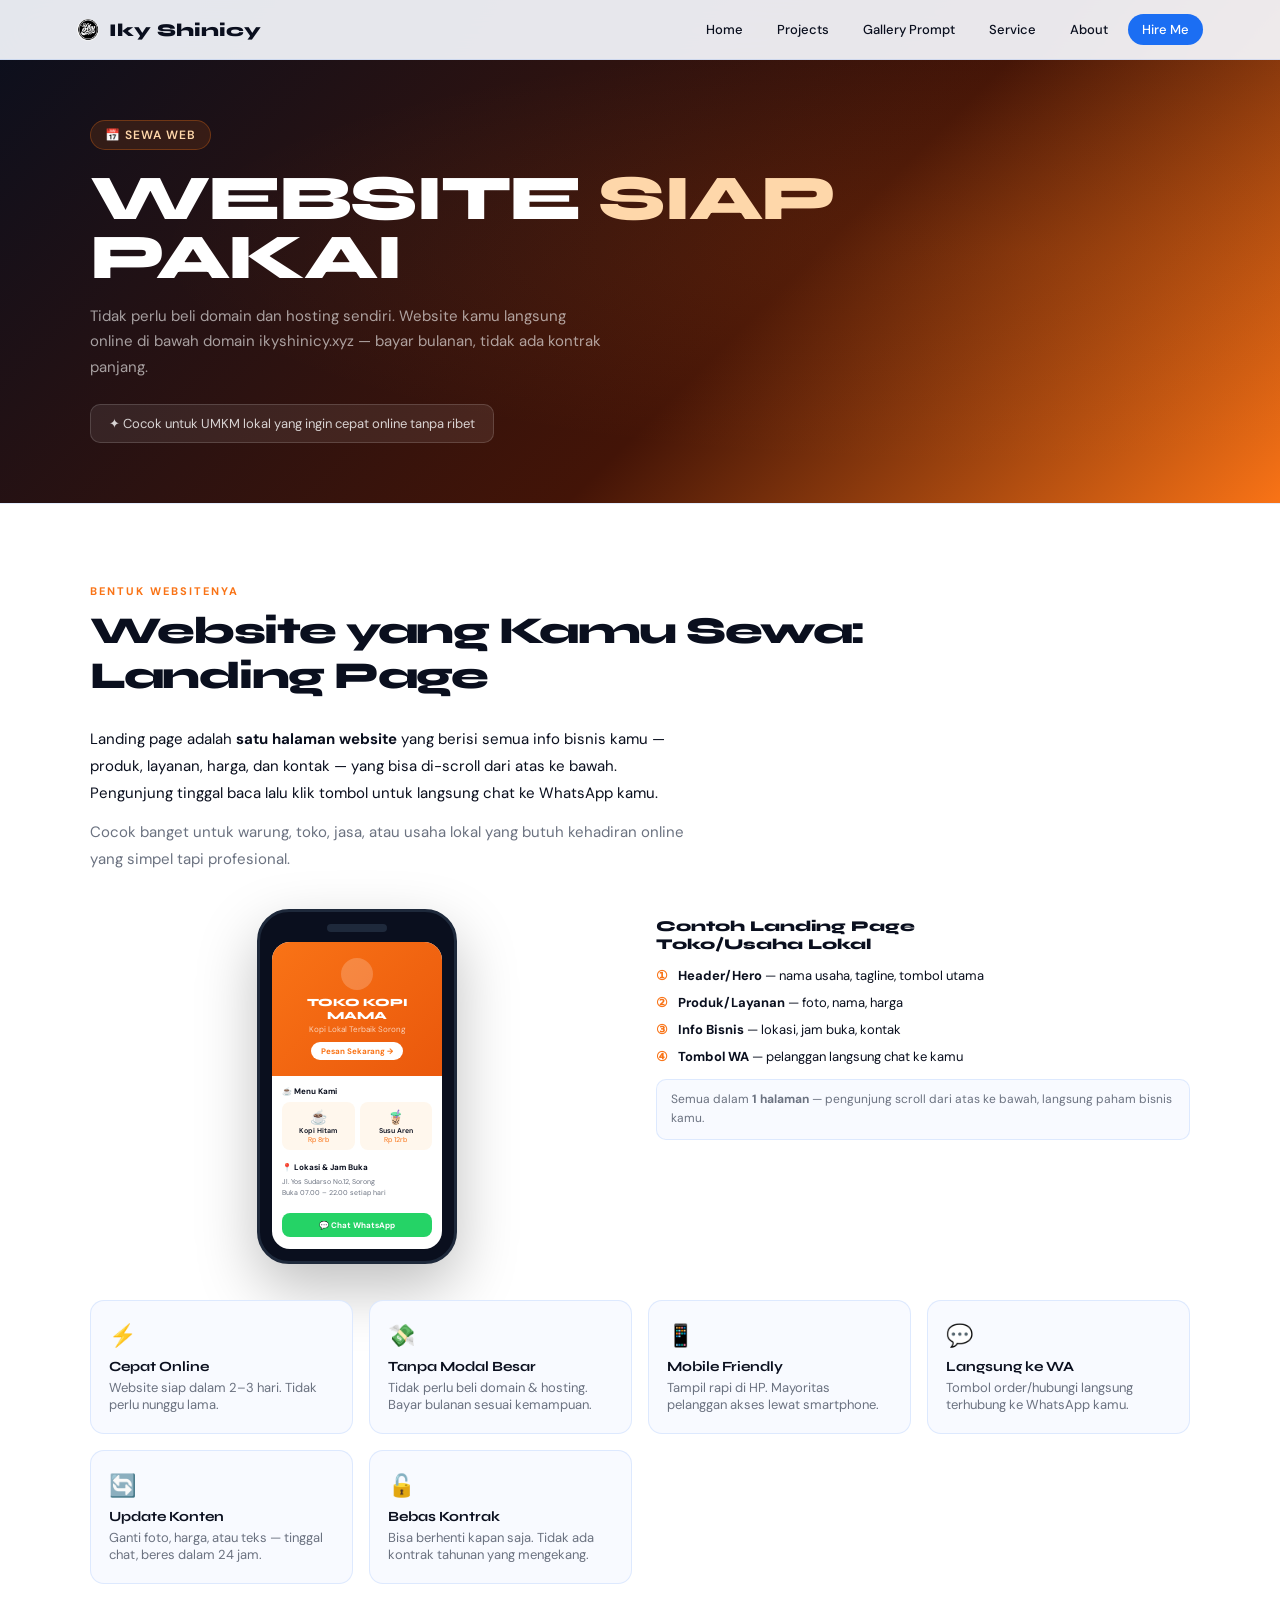
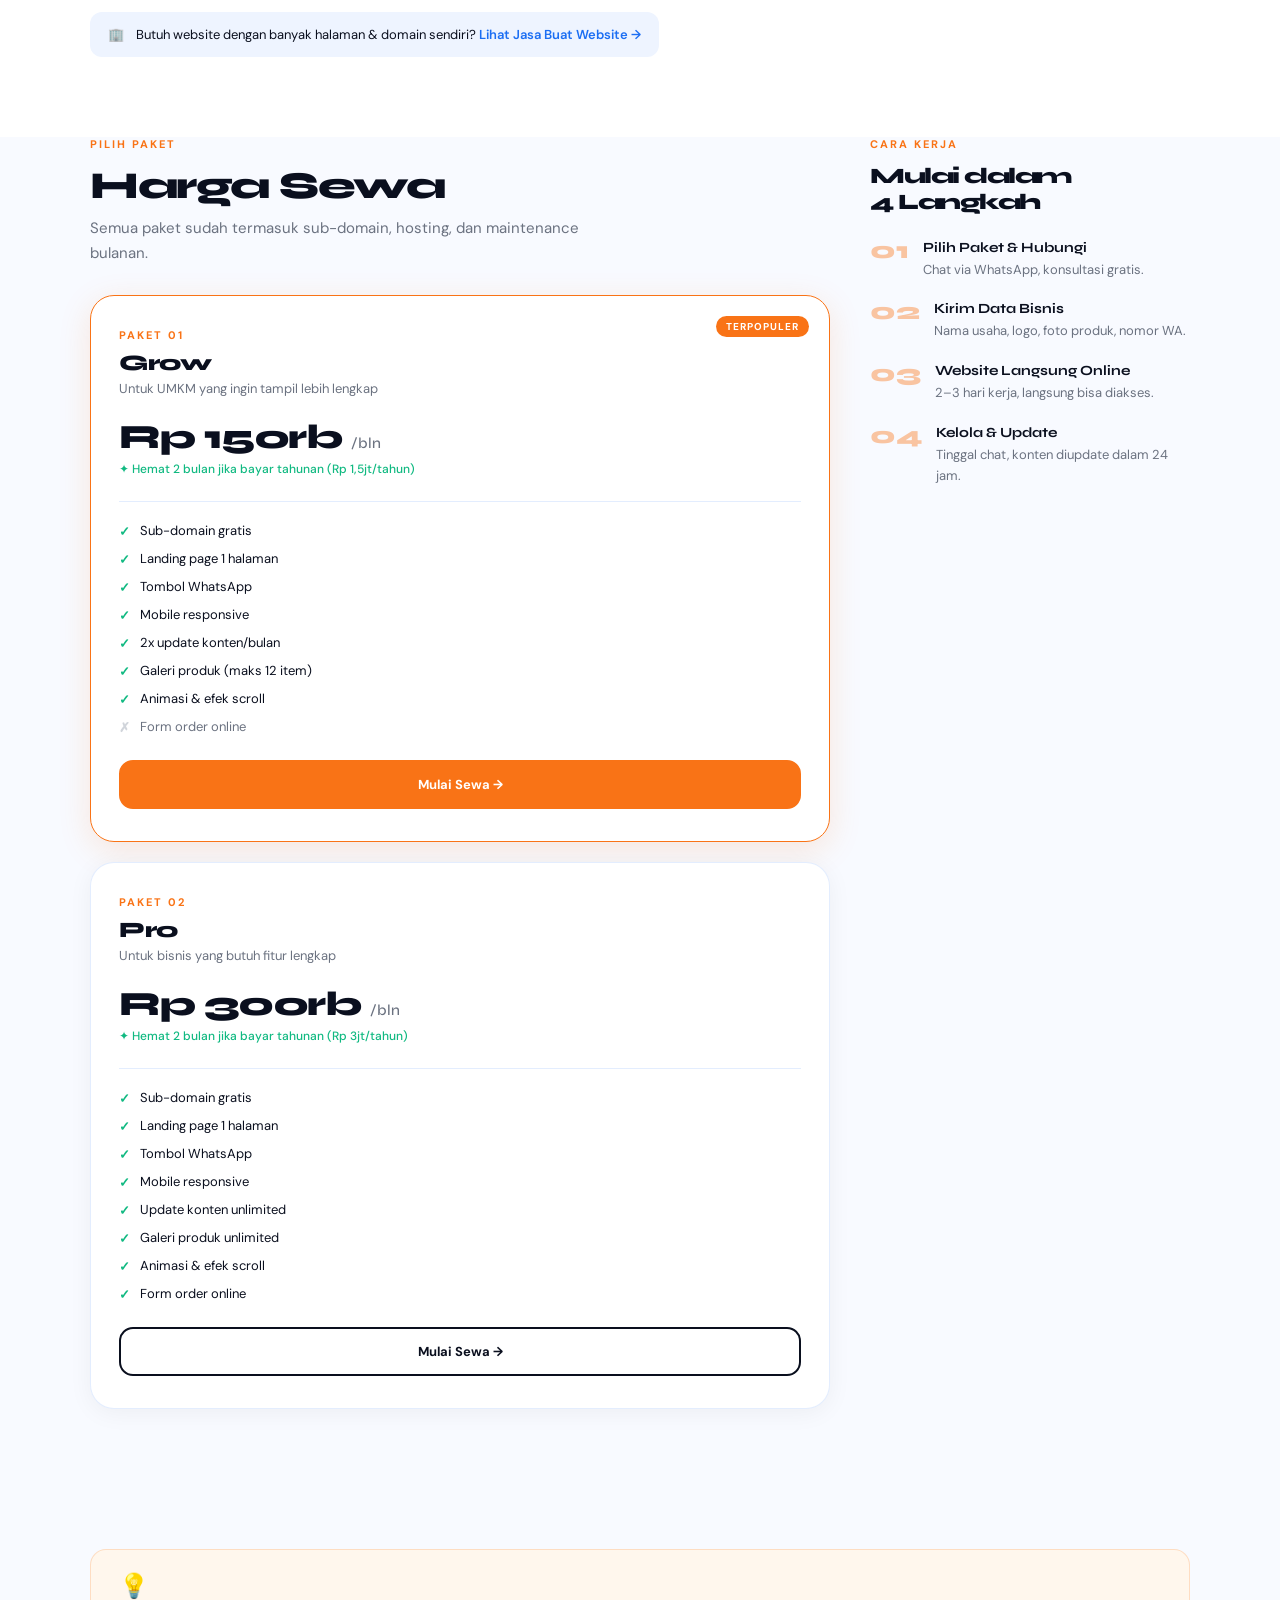
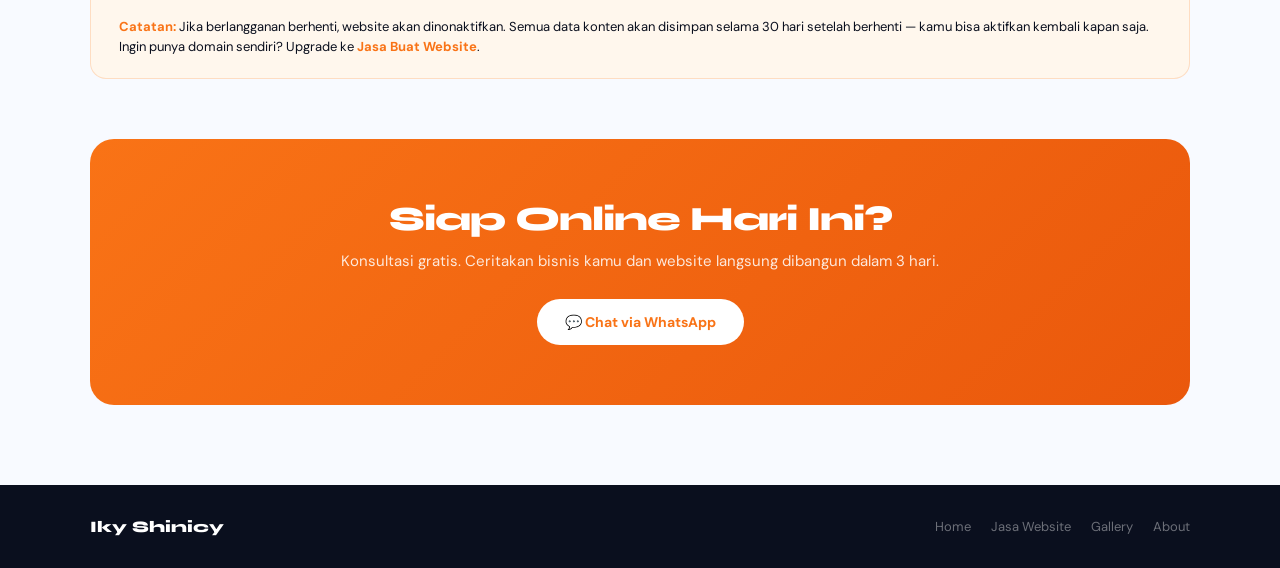
<file: jasa-sewa.html>
<!DOCTYPE html>
<html lang="id">
<head>
  <meta charset="UTF-8"/>
  <meta name="viewport" content="width=device-width, initial-scale=1.0"/>
  <title>Sewa Web — Iky Shinicy</title>
  <meta name="description" content="Sewa website siap pakai tanpa ribet domain dan hosting. Bayar bulanan, langsung online. Cocok untuk UMKM dan bisnis lokal."/>
  <link rel="icon" type="image/png" href="https://res.cloudinary.com/dipsvuknp/image/upload/v1777827672/ikyshinicy-logo-final_zl52lm.png"/>
  <link rel="preconnect" href="https://fonts.googleapis.com"/>
  <link href="https://fonts.googleapis.com/css2?family=Syne:wght@700;800&family=DM+Sans:wght@300;400;500&display=swap" rel="stylesheet"/>
  <link rel="stylesheet" href="css/style.css"/>
  <style>
    :root {
      --ink: #0A0F1E;
      --white: #fff;
      --muted: #6B7280;
      --blue: #1B6EF3;
      --blue-dark: #1451C4;
      --blue-light: #EEF4FF;
      --orange: #F97316;
      --orange-light: #FFF7ED;
      --paper: #F8FAFF;
      --border: rgba(27,110,243,.12);
      --green: #10B981;
    }
    *, *::before, *::after { box-sizing: border-box; margin: 0; padding: 0; }
    html { scroll-behavior: smooth; }
    body { font-family: 'DM Sans', sans-serif; background: var(--paper); color: var(--ink); overflow-x: hidden; }
    a { color: inherit; text-decoration: none; }

    header { position: fixed; z-index: 1000; top: 0; left: 0; right: 0; display: flex; align-items: center;
      justify-content: space-between; padding: 14px 6vw;
      background: rgba(248,250,255,.92); backdrop-filter: blur(20px);
      border-bottom: 1.5px solid var(--border); }
    .logo { font-family: 'Syne', sans-serif; font-weight: 800; font-size: 18px; display: flex; align-items: center; gap: 10px; }
    .logo-dot { width: 22px; height: 22px; border-radius: 50%; overflow: hidden; display: inline-flex; }
    .logo-dot img { width: 100%; height: 100%; object-fit: cover; display: block; }
    nav { display: flex; gap: 6px; align-items: center; }
    nav a { font-size: 13px; font-weight: 500; padding: 7px 14px; border-radius: 999px; transition: all .2s; }
    nav a:hover { background: var(--blue-light); color: var(--blue); }
    nav .nav-cta { background: var(--blue); color: var(--white); }
    nav .nav-cta:hover { background: var(--blue-dark); }
    .menu-btn { display: none; flex-direction: column; gap: 5px; cursor: pointer; padding: 4px; }
    .menu-btn span { display: block; width: 22px; height: 2px; background: var(--ink); border-radius: 2px; }

    /* HERO */
    .hero {
      padding: 120px var(--px) 60px;
      background: linear-gradient(135deg, #0A0F1E 0%, #431407 60%, #F97316 100%);
      position: relative; overflow: hidden;
    }
    .hero::before { content: ''; position: absolute; inset: 0;
      background: radial-gradient(ellipse at 80% 50%, rgba(249,115,22,.12) 0%, transparent 60%); }
    .hero-badge { display: inline-flex; align-items: center; gap: 8px; font-size: 12px; font-weight: 600;
      letter-spacing: 1px; text-transform: uppercase; color: #FED7AA;
      background: rgba(249,115,22,.12); border: 1px solid rgba(249,115,22,.3);
      padding: 6px 14px; border-radius: 999px; margin-bottom: 20px; position: relative; z-index: 1; }
    .hero h1 { font-family: 'Syne', sans-serif; font-weight: 800;
      font-size: clamp(32px, 5vw, 64px); letter-spacing: -2px; line-height: .92;
      color: var(--white); text-transform: uppercase; position: relative; z-index: 1; }
    .hero h1 .accent { color: #FED7AA; }
    .hero-sub { margin-top: 16px; font-size: 15px; color: rgba(255,255,255,.6); max-width: 520px; line-height: 1.7; position: relative; z-index: 1; }
    .hero-note { margin-top: 24px; display: inline-flex; align-items: center; gap: 10px;
      background: rgba(255,255,255,.08); border: 1px solid rgba(255,255,255,.15);
      padding: 10px 18px; border-radius: 10px; font-size: 13px; color: rgba(255,255,255,.8);
      position: relative; z-index: 1; }

    /* SECTION */
    .section { padding: 80px var(--px); }
    .section-label { font-size: 11px; font-weight: 700; letter-spacing: 2px; text-transform: uppercase; color: var(--orange); margin-bottom: 10px; }
    .section-title { font-family: 'Syne', sans-serif; font-weight: 800; font-size: clamp(26px, 4vw, 38px); letter-spacing: -1.5px; margin-bottom: 10px; }
    .section-sub { font-size: 15px; color: var(--muted); max-width: 520px; line-height: 1.7; }

    /* PENJELASAN */
    .explain-grid { display: grid; grid-template-columns: repeat(auto-fill, minmax(280px, 1fr)); gap: 20px; margin-top: 40px; }
    .explain-card { background: var(--white); border-radius: 20px; padding: 28px 24px;
      border: 1.5px solid var(--border); box-shadow: 0 4px 20px rgba(0,0,0,.04); }
    .explain-icon { font-size: 32px; margin-bottom: 14px; }
    .explain-title { font-family: 'Syne', sans-serif; font-weight: 800; font-size: 17px; margin-bottom: 8px; }
    .explain-desc { font-size: 14px; color: var(--muted); line-height: 1.7; }

    /* PRICING */
    .pricing-section { padding: 0 var(--px) 80px; }
    .pricing-grid { display: grid; grid-template-columns: repeat(auto-fill, minmax(260px, 1fr)); gap: 20px; }
    .pricing-card { background: var(--white); border-radius: 24px; padding: 32px 28px;
      border: 1.5px solid var(--border); transition: all .25s;
      box-shadow: 0 4px 24px rgba(0,0,0,.05);
      display: flex; flex-direction: column; position: relative; }
    .pricing-card:hover { transform: translateY(-6px); box-shadow: 0 20px 48px rgba(249,115,22,.12); }
    .pricing-card.popular { border-color: var(--orange); box-shadow: 0 8px 32px rgba(249,115,22,.15); }
    .popular-badge { position: absolute; top: 20px; right: 20px;
      background: var(--orange); color: var(--white);
      font-size: 10px; font-weight: 700; letter-spacing: 1px; text-transform: uppercase;
      padding: 4px 10px; border-radius: 999px; }

    .card-tier { font-size: 11px; font-weight: 700; letter-spacing: 2px; text-transform: uppercase; color: var(--orange); margin-bottom: 8px; }
    .card-name { font-family: 'Syne', sans-serif; font-weight: 800; font-size: 22px; letter-spacing: -0.5px; margin-bottom: 4px; }
    .card-tagline { font-size: 13px; color: var(--muted); margin-bottom: 20px; }

    .price-block { margin-bottom: 4px; }
    .price-main { font-family: 'Syne', sans-serif; font-weight: 800; font-size: 34px; letter-spacing: -1.5px; color: var(--ink); }
    .price-main span { font-size: 15px; font-weight: 500; color: var(--muted); letter-spacing: 0; }
    .price-yearly { font-size: 12px; color: var(--green); font-weight: 500; margin-top: 4px; }

    .divider { border: none; border-top: 1.5px solid var(--border); margin: 20px 0; }
    .feature-list { display: flex; flex-direction: column; gap: 10px; flex: 1; }
    .feature-row { display: flex; align-items: flex-start; gap: 10px; font-size: 13px; }
    .feature-check { color: var(--green); font-weight: 700; flex-shrink: 0; margin-top: 1px; }
    .feature-x { color: #D1D5DB; font-weight: 700; flex-shrink: 0; margin-top: 1px; }

    .btn-order { margin-top: 24px; display: flex; align-items: center; justify-content: center; gap: 8px;
      font-size: 13px; font-weight: 700; padding: 14px 20px; border-radius: 14px;
      border: 2px solid var(--ink); cursor: pointer; transition: all .2s;
      background: transparent; color: var(--ink); text-decoration: none; }
    .btn-order:hover { background: var(--ink); color: var(--white); }
    .pricing-card.popular .btn-order { background: var(--orange); color: var(--white); border-color: var(--orange); }
    .pricing-card.popular .btn-order:hover { background: #EA6C0A; border-color: #EA6C0A; }

    /* CARA KERJA */
    .steps-section { padding: 80px var(--px); background: var(--white); border-top: 1.5px solid var(--border); border-bottom: 1.5px solid var(--border); }
    .steps-grid { display: grid; grid-template-columns: repeat(auto-fill, minmax(200px, 1fr)); gap: 32px; margin-top: 40px; }
    .step-item { display: flex; flex-direction: column; gap: 12px; }
    .step-num { font-family: 'Syne', sans-serif; font-weight: 800; font-size: 40px; color: var(--orange); opacity: .3; line-height: 1; }
    .step-title { font-family: 'Syne', sans-serif; font-weight: 700; font-size: 16px; }
    .step-desc { font-size: 13px; color: var(--muted); line-height: 1.7; }

    /* NOTE */
    .note-strip { margin: 60px var(--px); padding: 20px 28px;
      background: var(--orange-light); border-radius: 16px; border: 1.5px solid rgba(249,115,22,.2);
      display: flex; align-items: center; gap: 16px; flex-wrap: wrap; }
    .note-strip p { font-size: 13px; color: var(--ink); line-height: 1.6; }
    .note-strip strong { color: var(--orange); }

    /* CTA */
    .cta-section { margin: 0 var(--px) 80px; padding: 60px 40px; text-align: center;
      background: linear-gradient(135deg, #F97316, #EA580C);
      border-radius: 24px; color: var(--white); }
    .cta-section h2 { font-family: 'Syne', sans-serif; font-weight: 800; font-size: clamp(22px, 4vw, 34px); letter-spacing: -1px; margin-bottom: 12px; }
    .cta-section p { font-size: 15px; opacity: .85; margin-bottom: 28px; }
    .btn-wa { display: inline-flex; align-items: center; gap: 10px; font-size: 14px; font-weight: 700;
      padding: 14px 28px; border-radius: 999px; background: var(--white); color: var(--orange); transition: all .2s; }
    .btn-wa:hover { transform: translateY(-2px); box-shadow: 0 8px 24px rgba(0,0,0,.2); }

    footer { background: var(--ink); color: var(--white); padding: 32px var(--px);
      display: flex; justify-content: space-between; align-items: center; flex-wrap: wrap; gap: 12px; font-size: 13px; }
    .footer-links { display: flex; gap: 20px; color: rgba(255,255,255,.4); }
    .footer-links a:hover { color: var(--white); }

    @media(max-width: 768px) {
      nav { display: none; }
      nav.open { display: flex; flex-direction: column; position: absolute; top: 100%; left: 0; right: 0;
        background: var(--paper); padding: 20px var(--px); border-bottom: 1.5px solid var(--border); gap: 8px; }
      .menu-btn { display: flex; }
      .pricing-grid, .explain-grid, .steps-grid { grid-template-columns: 1fr; }
      .lp-explain { grid-template-columns: 1fr !important; }
      .mockup-grid { grid-template-columns: 1fr !important; }
      .paket-layout { grid-template-columns: 1fr !important; }
      .cta-section, .note-strip { margin: 0 20px 40px; }
    }

    @keyframes fadeUp { from { opacity: 0; transform: translateY(20px); } to { opacity: 1; transform: none; } }
    .fade-up { animation: fadeUp .4s ease both; }
  </style>
</head>
<body>

<header>
  <a href="index.html" class="logo"><span class="logo-dot"><img src="assets/img/1779092530823-ikyshinicy-logo-final_zl52lm.webp" alt="Iky Shinicy logo"/></span>Iky Shinicy</a>
  <nav id="main-nav">
    <a href="index.html">Home</a>
    <a href="projects.html">Projects</a>
    <a href="galleryprompt.html">Gallery Prompt</a>
    <a href="service.html">Service</a>
    <a href="about.html">About</a>
    <a href="mailto:hello@ikyshinicy.com" class="nav-cta">Hire Me</a>
  </nav>
  <div class="menu-btn" onclick="document.getElementById('main-nav').classList.toggle('open')">
    <span></span><span></span><span></span>
  </div>
</header>

<!-- HERO -->
<section class="hero">
  <div class="hero-badge">📅 Sewa Web</div>
  <h1>Website <span class="accent">Siap</span><br>Pakai</h1>
  <p class="hero-sub">Tidak perlu beli domain dan hosting sendiri. Website kamu langsung online di bawah domain ikyshinicy.xyz — bayar bulanan, tidak ada kontrak panjang.</p>
  <div class="hero-note">✦ Cocok untuk UMKM lokal yang ingin cepat online tanpa ribet</div>
</section>



<!-- PRICING -->
<!-- PENJELASAN LANDING PAGE -->
<section class="section" style="background: var(--white); border-top: 1.5px solid var(--border);">
  <div class="section-label">Bentuk Websitenya</div>
  <h2 class="section-title">Website yang Kamu Sewa:<br>Landing Page</h2>

  <div style="margin-top: 28px; max-width: 600px;">
    <p style="font-size: 15px; color: var(--ink); line-height: 1.8;">
      Landing page adalah <strong>satu halaman website</strong> yang berisi semua info bisnis kamu — produk, layanan, harga, dan kontak — yang bisa di-scroll dari atas ke bawah. Pengunjung tinggal baca lalu klik tombol untuk langsung chat ke WhatsApp kamu.
    </p>
    <p style="font-size: 15px; color: var(--muted); line-height: 1.8; margin-top: 12px;">
      Cocok banget untuk warung, toko, jasa, atau usaha lokal yang butuh kehadiran online yang simpel tapi profesional.
    </p>
  </div>

  <!-- Mockup contoh -->
  <div class="mockup-grid" style="margin-top: 36px; display: grid; grid-template-columns: 1fr 1fr; gap: 32px; align-items: start;">
    
    <!-- Kiri: mockup HP -->
    <div style="display: flex; justify-content: center;">
      <div style="width: 200px; background: #0A0F1E; border-radius: 32px; padding: 12px; box-shadow: 0 24px 60px rgba(0,0,0,.25); border: 3px solid #1e293b;">
        <!-- notch -->
        <div style="width: 60px; height: 8px; background: #1e293b; border-radius: 999px; margin: 0 auto 10px;"></div>
        <!-- screen -->
        <div style="background: #fff; border-radius: 18px; overflow: hidden; font-family: 'DM Sans', sans-serif;">
          <!-- hero section -->
          <div style="background: linear-gradient(135deg, #F97316, #EA580C); padding: 16px 12px; text-align: center;">
            <div style="width: 32px; height: 32px; background: rgba(255,255,255,.2); border-radius: 50%; margin: 0 auto 6px;"></div>
            <div style="font-weight: 800; font-size: 11px; color: #fff; font-family: 'Syne', sans-serif;">TOKO KOPI MAMA</div>
            <div style="font-size: 8px; color: rgba(255,255,255,.7); margin-top: 2px;">Kopi Lokal Terbaik Sorong</div>
            <div style="background: #fff; color: #F97316; font-size: 8px; font-weight: 700; padding: 4px 10px; border-radius: 999px; display: inline-block; margin-top: 8px;">Pesan Sekarang →</div>
          </div>
          <!-- produk -->
          <div style="padding: 10px 10px 6px;">
            <div style="font-size: 8px; font-weight: 700; color: #0A0F1E; margin-bottom: 6px;">☕ Menu Kami</div>
            <div style="display: grid; grid-template-columns: 1fr 1fr; gap: 5px;">
              <div style="background: #FFF7ED; border-radius: 8px; padding: 6px; text-align: center;">
                <div style="font-size: 14px;">☕</div>
                <div style="font-size: 7px; font-weight: 600; color: #0A0F1E;">Kopi Hitam</div>
                <div style="font-size: 7px; color: #F97316;">Rp 8rb</div>
              </div>
              <div style="background: #FFF7ED; border-radius: 8px; padding: 6px; text-align: center;">
                <div style="font-size: 14px;">🧋</div>
                <div style="font-size: 7px; font-weight: 600; color: #0A0F1E;">Susu Aren</div>
                <div style="font-size: 7px; color: #F97316;">Rp 12rb</div>
              </div>
            </div>
          </div>
          <!-- info -->
          <div style="padding: 6px 10px;">
            <div style="font-size: 8px; font-weight: 700; color: #0A0F1E; margin-bottom: 4px;">📍 Lokasi & Jam Buka</div>
            <div style="font-size: 7px; color: #6B7280; line-height: 1.6;">Jl. Yos Sudarso No.12, Sorong<br>Buka 07.00 – 22.00 setiap hari</div>
          </div>
          <!-- WA button -->
          <div style="padding: 8px 10px 12px;">
            <div style="background: #25D366; color: #fff; font-size: 8px; font-weight: 700; padding: 7px; border-radius: 8px; text-align: center;">
              💬 Chat WhatsApp
            </div>
          </div>
        </div>
      </div>
    </div>

    <!-- Kanan: label penjelasan -->
    <div style="display: flex; flex-direction: column; gap: 14px; padding-top: 8px;">
      <div style="font-family: 'Syne', sans-serif; font-weight: 800; font-size: 15px; color: var(--ink);">Contoh Landing Page<br>Toko/Usaha Lokal</div>
      <div style="display: flex; flex-direction: column; gap: 10px;">
        <div style="display: flex; gap: 10px; align-items: flex-start; font-size: 13px;">
          <span style="color: var(--orange); font-weight: 700; flex-shrink: 0;">①</span>
          <span><strong>Header/Hero</strong> — nama usaha, tagline, tombol utama</span>
        </div>
        <div style="display: flex; gap: 10px; align-items: flex-start; font-size: 13px;">
          <span style="color: var(--orange); font-weight: 700; flex-shrink: 0;">②</span>
          <span><strong>Produk/Layanan</strong> — foto, nama, harga</span>
        </div>
        <div style="display: flex; gap: 10px; align-items: flex-start; font-size: 13px;">
          <span style="color: var(--orange); font-weight: 700; flex-shrink: 0;">③</span>
          <span><strong>Info Bisnis</strong> — lokasi, jam buka, kontak</span>
        </div>
        <div style="display: flex; gap: 10px; align-items: flex-start; font-size: 13px;">
          <span style="color: var(--orange); font-weight: 700; flex-shrink: 0;">④</span>
          <span><strong>Tombol WA</strong> — pelanggan langsung chat ke kamu</span>
        </div>
      </div>
      <div style="font-size: 12px; color: var(--muted); line-height: 1.6; padding: 10px 14px; background: var(--paper); border-radius: 10px; border: 1px solid var(--border);">
        Semua dalam <strong>1 halaman</strong> — pengunjung scroll dari atas ke bawah, langsung paham bisnis kamu.
      </div>
    </div>

  </div>

  <!-- Kelebihan -->
  <div style="margin-top: 36px; display: grid; grid-template-columns: repeat(auto-fill, minmax(220px, 1fr)); gap: 16px;">
    <div style="background: var(--paper); border: 1.5px solid var(--border); border-radius: 14px; padding: 20px 18px;">
      <div style="font-size: 22px; margin-bottom: 8px;">⚡</div>
      <div style="font-family: 'Syne', sans-serif; font-weight: 700; font-size: 14px; margin-bottom: 4px;">Cepat Online</div>
      <div style="font-size: 13px; color: var(--muted);">Website siap dalam 2–3 hari. Tidak perlu nunggu lama.</div>
    </div>
    <div style="background: var(--paper); border: 1.5px solid var(--border); border-radius: 14px; padding: 20px 18px;">
      <div style="font-size: 22px; margin-bottom: 8px;">💸</div>
      <div style="font-family: 'Syne', sans-serif; font-weight: 700; font-size: 14px; margin-bottom: 4px;">Tanpa Modal Besar</div>
      <div style="font-size: 13px; color: var(--muted);">Tidak perlu beli domain & hosting. Bayar bulanan sesuai kemampuan.</div>
    </div>
    <div style="background: var(--paper); border: 1.5px solid var(--border); border-radius: 14px; padding: 20px 18px;">
      <div style="font-size: 22px; margin-bottom: 8px;">📱</div>
      <div style="font-family: 'Syne', sans-serif; font-weight: 700; font-size: 14px; margin-bottom: 4px;">Mobile Friendly</div>
      <div style="font-size: 13px; color: var(--muted);">Tampil rapi di HP. Mayoritas pelanggan akses lewat smartphone.</div>
    </div>
    <div style="background: var(--paper); border: 1.5px solid var(--border); border-radius: 14px; padding: 20px 18px;">
      <div style="font-size: 22px; margin-bottom: 8px;">💬</div>
      <div style="font-family: 'Syne', sans-serif; font-weight: 700; font-size: 14px; margin-bottom: 4px;">Langsung ke WA</div>
      <div style="font-size: 13px; color: var(--muted);">Tombol order/hubungi langsung terhubung ke WhatsApp kamu.</div>
    </div>
    <div style="background: var(--paper); border: 1.5px solid var(--border); border-radius: 14px; padding: 20px 18px;">
      <div style="font-size: 22px; margin-bottom: 8px;">🔄</div>
      <div style="font-family: 'Syne', sans-serif; font-weight: 700; font-size: 14px; margin-bottom: 4px;">Update Konten</div>
      <div style="font-size: 13px; color: var(--muted);">Ganti foto, harga, atau teks — tinggal chat, beres dalam 24 jam.</div>
    </div>
    <div style="background: var(--paper); border: 1.5px solid var(--border); border-radius: 14px; padding: 20px 18px;">
      <div style="font-size: 22px; margin-bottom: 8px;">🔓</div>
      <div style="font-family: 'Syne', sans-serif; font-weight: 700; font-size: 14px; margin-bottom: 4px;">Bebas Kontrak</div>
      <div style="font-size: 13px; color: var(--muted);">Bisa berhenti kapan saja. Tidak ada kontrak tahunan yang mengekang.</div>
    </div>
  </div>

  <!-- Note web besar -->
  <div style="margin-top: 28px; display: inline-flex; align-items: center; gap: 12px; padding: 14px 18px; background: var(--blue-light); border-radius: 12px; font-size: 13px; color: var(--ink);">
    <span>🏢</span>
    <span>Butuh website dengan banyak halaman & domain sendiri? <a href="jasa-website.html" style="color: var(--blue); font-weight: 600;">Lihat Jasa Buat Website →</a></span>
  </div>
</section>

<!-- PAKET + CARA KERJA LAYOUT -->
<div style="padding: 0 var(--px) 80px;">
  <div class="paket-layout" style="display: grid; grid-template-columns: 1fr 320px; gap: 40px; align-items: start;">

    <!-- KIRI: Paket Harga -->
    <div>
      <div class="section-label" style="margin-bottom: 12px;">Pilih Paket</div>
      <h2 class="section-title" style="margin-bottom: 8px;">Harga Sewa</h2>
      <p class="section-sub" style="margin-bottom: 28px;">Semua paket sudah termasuk sub-domain, hosting, dan maintenance bulanan.</p>
      <div style="display: flex; flex-direction: column; gap: 20px;">

    <!-- GROW -->
    <div class="pricing-card popular fade-up" style="animation-delay:.1s">
      <div class="popular-badge">Terpopuler</div>
      <div class="card-tier">Paket 01</div>
      <div class="card-name">Grow</div>
      <div class="card-tagline">Untuk UMKM yang ingin tampil lebih lengkap</div>
      <div class="price-block">
        <div class="price-main">Rp 150rb <span>/bln</span></div>
        <div class="price-yearly">✦ Hemat 2 bulan jika bayar tahunan (Rp 1,5jt/tahun)</div>
      </div>
      <hr class="divider">
      <div class="feature-list">
        <div class="feature-row"><span class="feature-check">✓</span><span>Sub-domain gratis</span></div>
        <div class="feature-row"><span class="feature-check">✓</span><span>Landing page 1 halaman</span></div>
        <div class="feature-row"><span class="feature-check">✓</span><span>Tombol WhatsApp</span></div>
        <div class="feature-row"><span class="feature-check">✓</span><span>Mobile responsive</span></div>
        <div class="feature-row"><span class="feature-check">✓</span><span>2x update konten/bulan</span></div>
        <div class="feature-row"><span class="feature-check">✓</span><span>Galeri produk (maks 12 item)</span></div>
        <div class="feature-row"><span class="feature-check">✓</span><span>Animasi & efek scroll</span></div>
        <div class="feature-row"><span class="feature-x">✗</span><span style="color:var(--muted)">Form order online</span></div>
      </div>
      <a href="https://wa.me/6281234567890?text=Halo%20Iky,%20saya%20mau%20sewa%20web%20paket%20Grow" class="btn-order" target="_blank">Mulai Sewa →</a>
    </div>

    <!-- PRO -->
    <div class="pricing-card fade-up" style="animation-delay:.2s">
      <div class="card-tier">Paket 02</div>
      <div class="card-name">Pro</div>
      <div class="card-tagline">Untuk bisnis yang butuh fitur lengkap</div>
      <div class="price-block">
        <div class="price-main">Rp 300rb <span>/bln</span></div>
        <div class="price-yearly">✦ Hemat 2 bulan jika bayar tahunan (Rp 3jt/tahun)</div>
      </div>
      <hr class="divider">
      <div class="feature-list">
        <div class="feature-row"><span class="feature-check">✓</span><span>Sub-domain gratis</span></div>
        <div class="feature-row"><span class="feature-check">✓</span><span>Landing page 1 halaman</span></div>
        <div class="feature-row"><span class="feature-check">✓</span><span>Tombol WhatsApp</span></div>
        <div class="feature-row"><span class="feature-check">✓</span><span>Mobile responsive</span></div>
        <div class="feature-row"><span class="feature-check">✓</span><span>Update konten unlimited</span></div>
        <div class="feature-row"><span class="feature-check">✓</span><span>Galeri produk unlimited</span></div>
        <div class="feature-row"><span class="feature-check">✓</span><span>Animasi & efek scroll</span></div>
        <div class="feature-row"><span class="feature-check">✓</span><span>Form order online</span></div>
      </div>
      <a href="https://wa.me/6281234567890?text=Halo%20Iky,%20saya%20mau%20sewa%20web%20paket%20Pro" class="btn-order" target="_blank">Mulai Sewa →</a>
    </div>

      </div><!-- end pricing cards -->
    </div><!-- end kiri -->

    <!-- KANAN: Cara Kerja -->
    <div style="position: sticky; top: 100px;">
      <div class="section-label" style="margin-bottom: 12px;">Cara Kerja</div>
      <h2 class="section-title" style="font-size: 22px; margin-bottom: 24px;">Mulai dalam<br>4 Langkah</h2>
      <div style="display: flex; flex-direction: column; gap: 20px;">
        <div style="display: flex; gap: 14px; align-items: flex-start;">
          <div style="font-family:'Syne',sans-serif; font-weight:800; font-size:24px; color:var(--orange); opacity:.4; flex-shrink:0; line-height:1;">01</div>
          <div>
            <div style="font-family:'Syne',sans-serif; font-weight:700; font-size:14px; margin-bottom:4px;">Pilih Paket & Hubungi</div>
            <div style="font-size:13px; color:var(--muted); line-height:1.6;">Chat via WhatsApp, konsultasi gratis.</div>
          </div>
        </div>
        <div style="display: flex; gap: 14px; align-items: flex-start;">
          <div style="font-family:'Syne',sans-serif; font-weight:800; font-size:24px; color:var(--orange); opacity:.4; flex-shrink:0; line-height:1;">02</div>
          <div>
            <div style="font-family:'Syne',sans-serif; font-weight:700; font-size:14px; margin-bottom:4px;">Kirim Data Bisnis</div>
            <div style="font-size:13px; color:var(--muted); line-height:1.6;">Nama usaha, logo, foto produk, nomor WA.</div>
          </div>
        </div>
        <div style="display: flex; gap: 14px; align-items: flex-start;">
          <div style="font-family:'Syne',sans-serif; font-weight:800; font-size:24px; color:var(--orange); opacity:.4; flex-shrink:0; line-height:1;">03</div>
          <div>
            <div style="font-family:'Syne',sans-serif; font-weight:700; font-size:14px; margin-bottom:4px;">Website Langsung Online</div>
            <div style="font-size:13px; color:var(--muted); line-height:1.6;">2–3 hari kerja, langsung bisa diakses.</div>
          </div>
        </div>
        <div style="display: flex; gap: 14px; align-items: flex-start;">
          <div style="font-family:'Syne',sans-serif; font-weight:800; font-size:24px; color:var(--orange); opacity:.4; flex-shrink:0; line-height:1;">04</div>
          <div>
            <div style="font-family:'Syne',sans-serif; font-weight:700; font-size:14px; margin-bottom:4px;">Kelola & Update</div>
            <div style="font-size:13px; color:var(--muted); line-height:1.6;">Tinggal chat, konten diupdate dalam 24 jam.</div>
          </div>
        </div>
      </div>
    </div><!-- end kanan -->

  </div><!-- end grid -->
</div><!-- end wrapper -->

<!-- NOTE -->
<div class="note-strip">
  <span style="font-size:24px">💡</span>
  <p><strong>Catatan:</strong> Jika berlangganan berhenti, website akan dinonaktifkan. Semua data konten akan disimpan selama 30 hari setelah berhenti — kamu bisa aktifkan kembali kapan saja. Ingin punya domain sendiri? Upgrade ke <strong><a href="jasa-website.html" style="color:var(--orange)">Jasa Buat Website</a></strong>.</p>
</div>

<!-- CTA -->
<div class="cta-section">
  <h2>Siap Online Hari Ini?</h2>
  <p>Konsultasi gratis. Ceritakan bisnis kamu dan website langsung dibangun dalam 3 hari.</p>
  <a href="https://wa.me/6281234567890?text=Halo%20Iky,%20saya%20mau%20konsultasi%20sewa%20web" class="btn-wa" target="_blank">
    💬 Chat via WhatsApp
  </a>
</div>

<footer>
  <a href="index.html" style="font-family:'Syne',sans-serif;font-weight:800;font-size:16px;">Iky Shinicy</a>
  <div class="footer-links">
    <a href="index.html">Home</a>
    <a href="jasa-website.html">Jasa Website</a>
    <a href="galleryprompt.html">Gallery</a>
    <a href="about.html">About</a>
  </div>
</footer>

<script>
  document.querySelector('.menu-btn').addEventListener('click', () => {
    document.getElementById('main-nav').classList.toggle('open');
  });
</script>
</body>
</html>
</file>
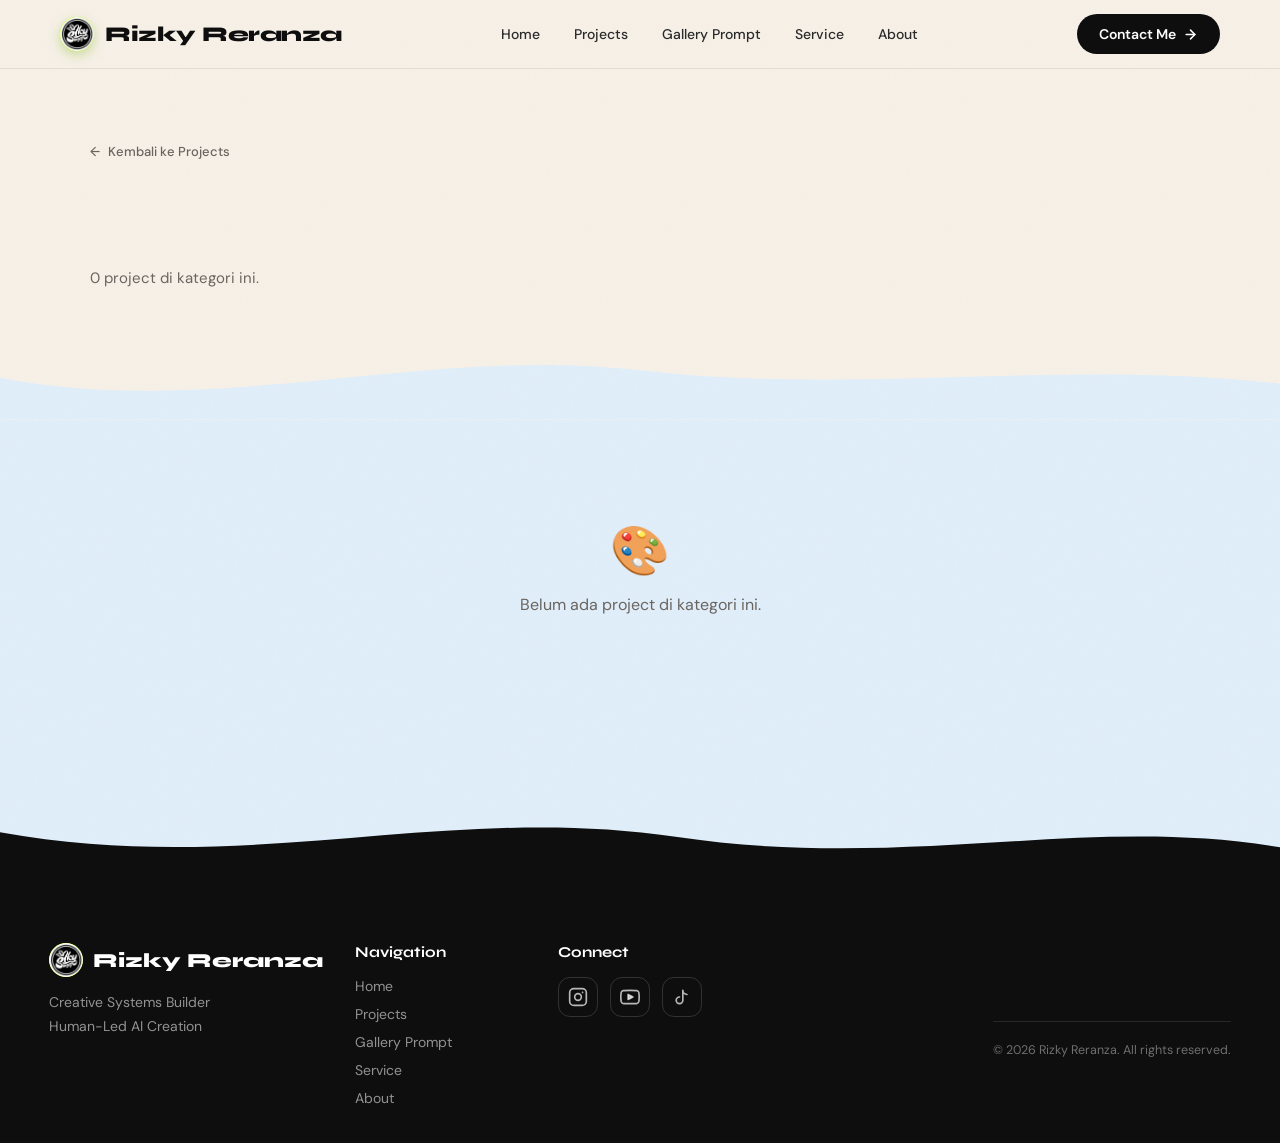
<file: project-category.html>
<!DOCTYPE html>
<html lang="id">
<head>
  <meta name="google-site-verification" content="F2l4NUnJIGDoYGf5Cxvf2wVLDSThxIR_7SVV8CXIls4">
  <meta charset="UTF-8"/>
  <meta name="viewport" content="width=device-width, initial-scale=1.0"/>

  <!-- SEO Essentials -->
  <title>Projects — Iky Shinicy</title>
  <meta name="description" content="Content Creator yang berfokus pada karya hiburan, edukatif, dan inspiratif dengan pendekatan kreatif dan inovatif."/>
  <meta name="robots" content="index, follow"/>
  <link rel="canonical" href="https://ikyshinicy.xyz/projects.html"/>

  <!-- Favicon -->
  <link rel="icon" type="image/x-icon" href="https://res.cloudinary.com/dipsvuknp/image/upload/v1778146779/favicon_fzdlkp.ico">
  <link rel="icon" type="image/png" sizes="32x32" href="https://res.cloudinary.com/dipsvuknp/image/upload/v1778146778/favicon-32x32_a8hr03.png">
  <link rel="icon" type="image/png" sizes="16x16" href="https://res.cloudinary.com/dipsvuknp/image/upload/v1778146778/favicon-16x16_xrxqfa.png">
  <link rel="apple-touch-icon" sizes="180x180" href="https://res.cloudinary.com/dipsvuknp/image/upload/v1778146779/apple-touch-icon_piygmz.png">

  <!-- Open Graph -->
  <meta property="og:title" content="Projects — Iky Shinicy"/>
  <meta property="og:description" content="Content Creator yang berfokus pada karya hiburan, edukatif, dan inspiratif dengan pendekatan kreatif dan inovatif."/>
  <meta property="og:type" content="website"/>
  <meta property="og:url" content="https://ikyshinicy.xyz/project-category.html"/>
  <meta property="og:image" content="https://res.cloudinary.com/dipsvuknp/image/upload/v1777827672/ikyshinicy-logo-final_zl52lm.png"/>
  <meta property="og:site_name" content="Iky Shinicy"/>
  <meta property="og:locale" content="id_ID"/>

  <!-- Google Analytics -->
  <script async src="https://www.googletagmanager.com/gtag/js?id=G-SLFJJ2GDNG"></script>
  <script>
    window.dataLayer = window.dataLayer || [];
    function gtag(){dataLayer.push(arguments);}
    gtag('js', new Date());
    gtag('config', 'G-SLFJJ2GDNG');
  </script>

  <link rel="preconnect" href="https://fonts.googleapis.com"/>
  <link href="https://fonts.googleapis.com/css2?family=Syne:wght@700;800&family=DM+Sans:wght@300;400;500&display=swap" rel="stylesheet"/>
  <script src="js/colorizer.js"></script>
  <style>
    :root { --sky:#08A8F5;--blue:#1B6EF3;--lime:#B8FF00;--ink:#0E0E0E;--white:#fff;--paper:#F7F1E8;--muted:#6b6560; }
    *,*::before,*::after{box-sizing:border-box;margin:0;padding:0;}
    html{scroll-behavior:smooth;}
    body{font-family:'DM Sans',sans-serif;background:var(--paper);color:var(--ink);overflow-x:hidden;}
    a{color:inherit;text-decoration:none;}
    .noise{position:fixed;inset:0;pointer-events:none;opacity:.05;z-index:9999;background-image:url("data:image/svg+xml,%3Csvg viewBox='0 0 200 200' xmlns='http://www.w3.org/2000/svg'%3E%3Cfilter id='n'%3E%3CfeTurbulence type='fractalNoise' baseFrequency='.9' numOctaves='4'/%3E%3C/filter%3E%3Crect width='100%25' height='100%25' filter='url(%23n)'/%3E%3C/svg%3E");background-size:180px;mix-blend-mode:multiply;}
    header{position:fixed;z-index:1000;top:0;left:0;right:0;display:flex;align-items:center;justify-content:space-between;padding:16px calc(50% - 550px);background:rgba(247,241,232,.9);backdrop-filter:blur(16px);border-bottom:1px solid rgba(14,14,14,.08);}
    .logo{font-family:'Syne',sans-serif;font-weight:800;font-size:20px;letter-spacing:-0.5px;display:flex;align-items:center;gap:10px;}
    .logo-dot{display:inline-flex;background:var(--lime);border-radius:50%;width:26px;height:26px;overflow:hidden;}
    .logo-dot img{width:100%;height:100%;object-fit:cover;display:block;}
    nav{display:flex;gap:6px;align-items:center;}
    nav a{font-size:13px;font-weight:500;padding:7px 14px;border-radius:999px;border:1.5px solid transparent;transition:all .2s;color:#2a2a2a;}
    nav a:hover,nav a.active{background:rgba(14,14,14,.05);color:var(--ink);}
    .menu-btn{display:none;flex-direction:column;gap:5px;cursor:pointer;padding:4px;}
    .menu-btn span{display:block;width:22px;height:2px;background:var(--ink);border-radius:2px;}

    .page-hero{padding:140px calc(50% - 550px) 52px;}
    .back-btn{display:inline-flex;align-items:center;gap:8px;font-size:13px;font-weight:500;color:var(--muted);margin-bottom:22px;transition:color .2s;}
    .back-btn:hover{color:var(--ink);}
    .back-btn::before{content:'←';}
    .page-hero h1{font-family:'Syne',sans-serif;font-weight:800;font-size:clamp(40px,7vw,72px);letter-spacing:-3px;line-height:.92;text-transform:uppercase;}
    .page-hero h1 span{color:var(--blue);}
    .page-hero p{margin-top:18px;font-size:15px;color:var(--muted);max-width:500px;line-height:1.6;}

    /* PROJECTS GRID */
    .projects-container{padding:20px calc(50% - 550px) 100px;background:#E1EFFB;}
    .projects-grid{display:grid;grid-template-columns:repeat(auto-fill,minmax(220px,1fr));gap:18px;}

    .project-card{background:#fff;border:1px solid rgba(14,14,14,.06);border-radius:18px;overflow:hidden;transition:all .25s;display:flex;flex-direction:column;cursor:pointer;box-shadow:0 6px 20px rgba(27,110,243,.08);}
    .project-card:hover{transform:translateY(-6px);border-color:rgba(27,110,243,.2);box-shadow:0 16px 34px rgba(27,110,243,.16);}
    .project-img{width:100%;aspect-ratio:3/4;background:#eef2f8;display:flex;align-items:center;justify-content:center;overflow:hidden;position:relative;}
    .project-img img{width:100%;height:100%;object-fit:cover;transition:transform .4s;}
    .project-card:hover .project-img img{transform:scale(1.06);}
    .project-img .placeholder{position:absolute;inset:0;display:flex;align-items:center;justify-content:center;font-size:36px;}
    .project-card.landscape{grid-column: span 2;}
    .project-card.landscape .project-img{aspect-ratio:16/9;}
    @media(max-width:768px){.project-card.landscape{grid-column:span 2;}}
    .project-body{padding:14px 16px 18px;flex:1;display:flex;flex-direction:column;}
    .project-meta{display:flex;justify-content:space-between;align-items:center;margin-bottom:8px;}
    .project-cat{font-size:10px;font-weight:600;letter-spacing:1px;text-transform:uppercase;color:var(--blue);}
    .project-year{font-size:10px;color:var(--muted);}
    .project-title{font-family:'Syne',sans-serif;font-weight:700;font-size:15px;letter-spacing:-0.2px;margin-bottom:6px;line-height:1.3;color:var(--ink);}
    .project-desc{font-size:12px;color:var(--muted);line-height:1.55;flex:1;display:-webkit-box;-webkit-line-clamp:2;-webkit-box-orient:vertical;overflow:hidden;}

    /* PROGRESS BAR */
    .project-progress{margin-top:12px;}
    .progress-label{display:flex;justify-content:space-between;align-items:center;margin-bottom:6px;}
    .progress-text{font-size:10px;color:var(--muted);letter-spacing:.5px;}
    .progress-pct{font-family:'Syne',sans-serif;font-weight:700;font-size:12px;color:var(--blue);}
    .progress-track{height:4px;background:rgba(14,14,14,.08);border-radius:999px;overflow:hidden;}
    .progress-fill{height:100%;border-radius:999px;background:linear-gradient(90deg,var(--blue),var(--sky));transition:width 1.2s cubic-bezier(.4,0,.2,1);}

    .project-link{display:inline-flex;align-items:center;gap:4px;margin-top:12px;font-size:12px;font-weight:600;color:var(--blue);width:fit-content;padding:6px 12px;border:1.5px solid rgba(27,110,243,.25);border-radius:999px;transition:all .2s;}
    .project-link:hover{background:var(--blue);color:#fff;border-color:var(--blue);}
    .project-link::after{content:'→';transition:transform .2s;}
    .project-card:hover .project-link::after{transform:translateX(4px);}

    footer{background:var(--ink);color:rgba(255,255,255,.4);padding:32px calc(50% - 550px);display:flex;justify-content:space-between;align-items:center;flex-wrap:wrap;gap:12px;font-size:13px;}
    .footer-links{display:flex;gap:20px;}
    .footer-links a:hover{color:var(--white);}

    @keyframes fadeUp{from{opacity:0;transform:translateY(20px)}to{opacity:1;transform:none}}
    .card-anim{animation:fadeUp .5s ease both;}

    @media(max-width:768px){
      nav{display:none;}
      nav.open{display:flex;flex-direction:column;position:absolute;top:100%;left:0;right:0;background:var(--paper);padding:20px calc(50% - 550px);border-bottom:1px solid rgba(14,14,14,.08);gap:8px;}
      .menu-btn{display:flex;}
      .page-hero{padding:110px 5vw 32px;}
      .page-hero h1{font-size:clamp(32px,10vw,52px);letter-spacing:-2px;}
      .page-hero p{font-size:13px;}
      .projects-container{padding:16px 5vw 60px;}
      .projects-grid{grid-template-columns:repeat(2,1fr);gap:12px;}
    }
  </style>
  <link rel="stylesheet" href="css/site.css"/>
  <link rel="stylesheet" href="css/pages.css"/>
</head>
<body>
<div class="noise"></div>

<header>
  <a href="index.html" class="logo"><span class="logo-dot"></span>Rizky Reranza</a>
  <nav id="main-nav">
    <a href="index.html">Home</a>
    <a href="projects.html">Projects</a>
    <a href="galleryprompt.html">Gallery Prompt</a>
    <a href="service.html">Service</a>
    <a href="about.html">About</a>
  </nav>
  <div class="menu-btn" onclick="document.getElementById('main-nav').classList.toggle('open')">
    <span></span><span></span><span></span>
  </div>
</header>

<section class="page-hero">
  <a href="projects.html" class="back-btn">Kembali ke Projects</a>
  <h1 id="page-title">Projects</h1>
  <p id="page-desc"></p>
</section>

<div class="projects-container">
  <div class="projects-grid" id="projects-grid"></div>
</div>

<footer>
  <a href="index.html" style="font-family:'Syne',sans-serif;font-weight:800;font-size:16px;color:var(--white);">Iky Shinicy</a>
  <div class="footer-links">
    <a href="index.html">Home</a>
    <a href="galleryprompt.html">Gallery</a>
    <a href="about.html">About</a>
  </div>
</footer>

<script src="js/data.js"></script>
<script>
  const params = new URLSearchParams(window.location.search);
  const cat = params.get('cat') || '';

  // Set page title
  const titleEl = document.getElementById('page-title');
  const parts = cat.split(' ');
  if (parts.length > 1) {
    titleEl.innerHTML = parts.slice(0, -1).join(' ') + ' <span>' + parts[parts.length - 1] + '</span>';
  } else {
    titleEl.innerHTML = '<span>' + cat + '</span>';
  }
  document.title = cat + ' — Iky Shinicy';

  function renderProjects() {
    const projects = (SITE_DATA.projects || []).filter(p => p.category === cat);

    document.getElementById('page-desc').textContent = projects.length + ' project di kategori ini.';

    if (projects.length === 0) {
      document.getElementById('projects-grid').innerHTML =
        '<div style="text-align:center;padding:80px 20px;color:var(--muted);grid-column:1/-1"><div style="font-size:48px">🎨</div><p style="margin-top:12px;font-size:16px">Belum ada project di kategori ini.</p></div>';
      return;
    }

    document.getElementById('projects-grid').innerHTML = projects.map((p, i) => `
      <div class="project-card card-anim ${p.category === 'AI Music Studio' ? 'landscape' : ''}" style="animation-delay:${i * 0.08}s">
        <div class="project-img">
          ${p.image ? `<img src="${p.image}" alt="${p.title}" onerror="this.style.display='none'">` : ''}
          <div class="placeholder"></div>
        </div>
        <div class="project-body">
          <div class="project-meta">
            <span class="project-cat">${p.category}</span>
            <span class="project-year">${p.year}</span>
          </div>
          <div class="project-title">${p.title}</div>
          <div class="project-desc">${p.desc || ''}</div>
          ${p.progress ? `
          <div class="project-progress">
            <div class="progress-label">
              <span class="progress-text">PROGRESS</span>
              <span class="progress-pct">${p.progress}%</span>
            </div>
            <div class="progress-track">
              <div class="progress-fill" style="width:0%" data-width="${p.progress}%"></div>
            </div>
          </div>` : ''}
          ${p.link && p.link !== '#'
            ? `<a href="${p.link}" target="_blank" class="project-link">Lihat Project</a>`
            : ''}
        </div>
      </div>
    `).join('');

    // Animate progress bars
    setTimeout(() => {
      document.querySelectorAll('.progress-fill').forEach(el => {
        el.style.width = el.dataset.width;
      });
    }, 400);
  }

  renderProjects();
</script>
<script src="js/chrome.js" defer></script>
</body>
</html>
</file>
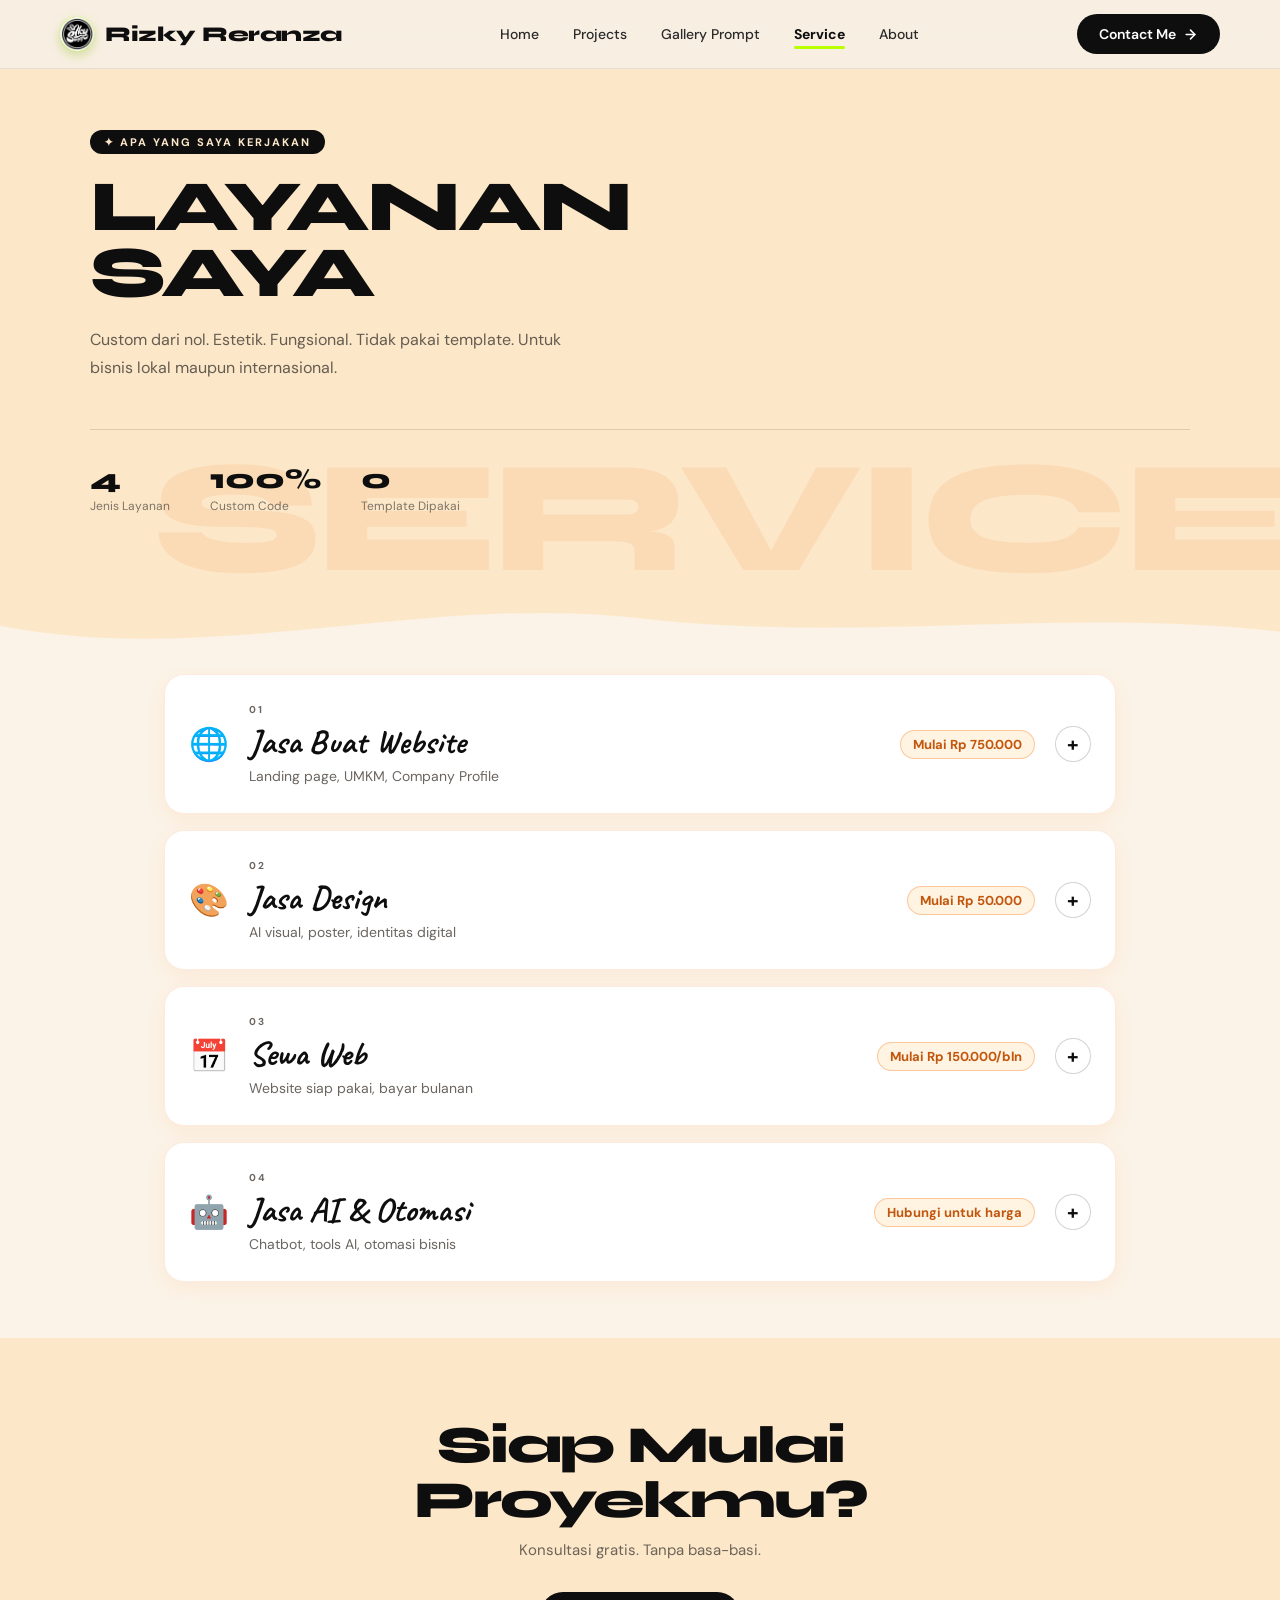
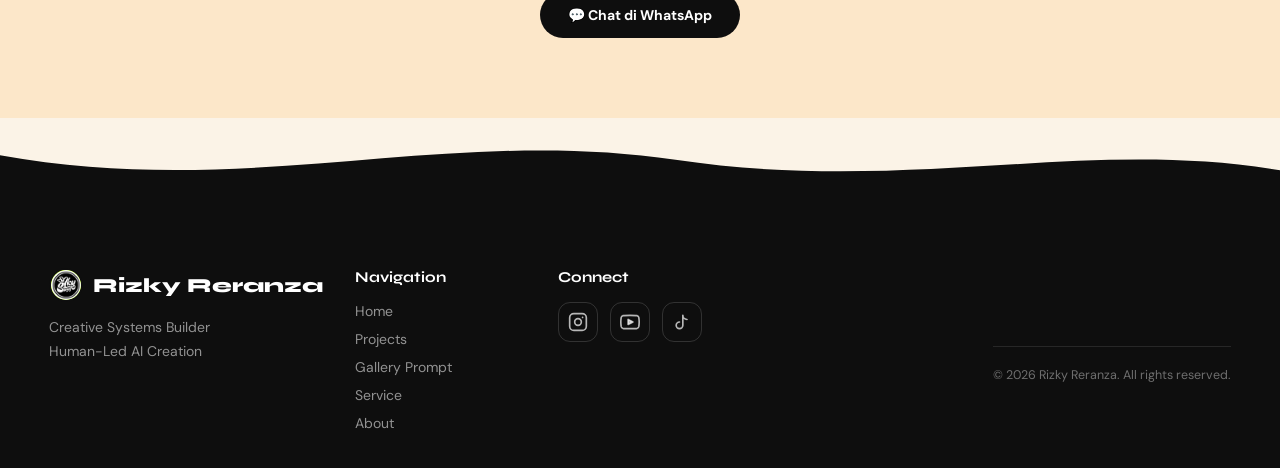
<file: service.html>
<!DOCTYPE html>
<html lang="id">
<head>
  <meta charset="UTF-8"/>
  <meta name="viewport" content="width=device-width, initial-scale=1.0"/>
  <title>Service — Iky Shinicy</title>
  <meta name="description" content="Layanan jasa web, design, sewa web, dan AI dari Iky Shinicy. Custom dari nol, bukan template."/>
  <link rel="icon" type="image/png" href="https://res.cloudinary.com/dipsvuknp/image/upload/v1777827672/ikyshinicy-logo-final_zl52lm.png"/>
  <link rel="preconnect" href="https://fonts.googleapis.com"/>
  <link href="https://fonts.googleapis.com/css2?family=Syne:wght@700;800&family=DM+Sans:wght@300;400;500&display=swap" rel="stylesheet"/>
  <style>
    :root {
      --yellow: #FFD600;
      --ink: #111111;
      --white: #FAFAF5;
      --gray: #E8E8E0;
      --muted: rgba(0,0,0,.5);
      --max-w: 1100px;
      --px: max(24px, calc(50% - var(--max-w) / 2));
    }
    *, *::before, *::after { box-sizing: border-box; margin: 0; padding: 0; }
    html { scroll-behavior: smooth; }
    body { font-family: 'DM Sans', sans-serif; background: var(--white); color: var(--ink); overflow-x: hidden; }
    a { color: inherit; text-decoration: none; }

    /* HEADER */
    header {
      position: fixed; z-index: 1000; top: 0; left: 0; right: 0;
      display: flex; align-items: center; justify-content: space-between;
      padding: 14px var(--px);
      background: rgba(250,250,245,.95); backdrop-filter: blur(20px);
      border-bottom: 2.5px solid var(--ink);
    }
    .logo { font-family: 'Syne', sans-serif; font-weight: 800; font-size: 18px; display: flex; align-items: center; gap: 10px; }
    .logo-dot { width: 26px; height: 26px; border-radius: 50%; background: var(--yellow); border: 2.5px solid var(--ink); display: flex; align-items: center; justify-content: center; font-size: 10px; font-weight: 800; overflow: hidden; }
    .logo-dot img { width: 100%; height: 100%; object-fit: cover; display: block; }
    nav { display: flex; gap: 4px; align-items: center; }
    nav a { font-size: 13px; font-weight: 500; padding: 7px 14px; border-radius: 999px; transition: all .2s; }
    nav a:hover { background: rgba(0,0,0,.06); }
    nav .nav-cta { background: var(--ink); color: var(--white); }
    nav .nav-cta:hover { background: #333; }
    .menu-btn { display: none; flex-direction: column; gap: 5px; cursor: pointer; padding: 4px; }
    .menu-btn span { display: block; width: 22px; height: 2.5px; background: var(--ink); border-radius: 2px; }

    /* HERO */
    .hero {
      padding: 130px var(--px) 64px;
      background: var(--yellow);
      border-bottom: 3px solid var(--ink);
      position: relative; overflow: hidden;
    }
    .hero::after {
      content: 'SERVICE';
      position: absolute; right: -20px; bottom: -20px;
      font-family: 'Syne', sans-serif; font-weight: 800;
      font-size: clamp(80px, 15vw, 160px);
      color: rgba(0,0,0,.05); letter-spacing: -6px;
      pointer-events: none; line-height: 1;
    }
    .hero-tag {
      display: inline-flex; align-items: center; gap: 8px;
      background: var(--ink); color: var(--yellow);
      font-size: 11px; font-weight: 700; letter-spacing: 2px; text-transform: uppercase;
      padding: 5px 14px; border-radius: 999px; margin-bottom: 20px;
    }
    .hero h1 {
      font-family: 'Syne', sans-serif; font-weight: 800;
      font-size: clamp(36px, 6vw, 72px); letter-spacing: -3px; line-height: .92;
      text-transform: uppercase; position: relative; z-index: 1;
    }
    .hero-sub { margin-top: 20px; font-size: 16px; color: rgba(0,0,0,.6); max-width: 480px; line-height: 1.7; position: relative; z-index: 1; }
    .hero-stats { display: flex; gap: 40px; margin-top: 48px; padding-top: 32px; border-top: 2px solid rgba(0,0,0,.15); position: relative; z-index: 1; flex-wrap: wrap; }
    .stat-num { font-family: 'Syne', sans-serif; font-weight: 800; font-size: 28px; }
    .stat-label { font-size: 12px; color: rgba(0,0,0,.5); margin-top: 2px; }

    /* SERVICES */
    .services-section { border-bottom: 3px solid var(--ink); }
    .service-item {
      border-bottom: 2.5px solid var(--ink); background: var(--white);
      opacity: 0; transform: translateY(20px);
      animation: fadeUp .5s ease forwards;
    }
    .service-item:nth-child(1) { animation-delay: .05s; }
    .service-item:nth-child(2) { animation-delay: .12s; }
    .service-item:nth-child(3) { animation-delay: .19s; }
    .service-item:nth-child(4) { animation-delay: .26s; }
    .service-item:nth-child(even) { background: var(--gray); }
    .service-item:last-child { border-bottom: none; }

    .service-header { padding: 28px var(--px); display: flex; align-items: center; gap: 20px; cursor: pointer; }
    .service-emoji { font-size: 32px; flex-shrink: 0; }
    .service-meta { flex: 1; }
    .service-number { font-size: 10px; font-weight: 700; letter-spacing: 2px; text-transform: uppercase; color: var(--muted); margin-bottom: 4px; }
    .service-name { font-family: 'Syne', sans-serif; font-weight: 800; font-size: clamp(20px, 3vw, 28px); letter-spacing: -1px; }
    .service-tagline { font-size: 14px; color: var(--muted); margin-top: 4px; }
    .service-price-tag { font-size: 13px; font-weight: 700; background: var(--yellow); border: 2px solid var(--ink); padding: 5px 12px; border-radius: 8px; white-space: nowrap; flex-shrink: 0; }
    .toggle-icon { width: 36px; height: 36px; border-radius: 50%; border: 2.5px solid var(--ink); background: var(--white); display: flex; align-items: center; justify-content: center; font-size: 20px; font-weight: 700; flex-shrink: 0; transition: all .2s; }
    .service-item.open .toggle-icon { background: var(--ink); color: var(--yellow); }

    .service-body { max-height: 0; overflow: hidden; transition: max-height .4s cubic-bezier(.4,0,.2,1); }
    .service-item.open .service-body { max-height: 500px; }
    .service-body-inner { padding: 0 var(--px) 32px; display: grid; grid-template-columns: 1fr 1fr; gap: 32px; }
    .service-desc { font-size: 14px; color: var(--muted); line-height: 1.8; }
    .service-features { display: flex; flex-direction: column; gap: 10px; }
    .feat-row { display: flex; align-items: center; gap: 10px; font-size: 13px; font-weight: 500; }
    .feat-dot { width: 7px; height: 7px; border-radius: 50%; background: var(--ink); flex-shrink: 0; }
    .btn-lihat { display: inline-flex; align-items: center; gap: 8px; background: var(--ink); color: var(--white); font-size: 13px; font-weight: 700; padding: 12px 22px; border-radius: 999px; transition: all .2s; margin-top: 20px; border: 2px solid var(--ink); }
    .btn-lihat:hover { background: var(--yellow); color: var(--ink); }

    /* CTA */
    .cta-section { background: var(--ink); padding: 80px var(--px); text-align: center; }
    .cta-section h2 { font-family: 'Syne', sans-serif; font-weight: 800; font-size: clamp(28px, 5vw, 52px); color: var(--yellow); letter-spacing: -2px; margin-bottom: 12px; line-height: 1.05; }
    .cta-section p { color: rgba(255,255,255,.5); font-size: 15px; margin-bottom: 32px; }
    .btn-cta { display: inline-flex; align-items: center; gap: 10px; background: var(--yellow); color: var(--ink); font-size: 14px; font-weight: 700; padding: 14px 28px; border-radius: 999px; transition: all .2s; }
    .btn-cta:hover { transform: translateY(-2px); box-shadow: 0 8px 24px rgba(255,214,0,.3); }

    /* FOOTER */
    footer { background: var(--white); border-top: 2.5px solid var(--ink); padding: 24px var(--px); display: flex; justify-content: space-between; align-items: center; flex-wrap: wrap; gap: 12px; font-size: 13px; }
    .footer-logo { font-family: 'Syne', sans-serif; font-weight: 800; font-size: 16px; }
    .footer-links { display: flex; gap: 20px; color: rgba(0,0,0,.4); }
    .footer-links a:hover { color: var(--ink); }

    @media(max-width: 768px) {
      nav { display: none; }
      nav.open { display: flex; flex-direction: column; position: absolute; top: 100%; left: 0; right: 0; background: var(--white); padding: 16px var(--px); border-bottom: 2.5px solid var(--ink); gap: 4px; }
      .menu-btn { display: flex; }
      .service-body-inner { grid-template-columns: 1fr; gap: 20px; }
      .hero-stats { gap: 24px; }
      .service-price-tag { display: none; }
    }

    @keyframes fadeUp { to { opacity: 1; transform: none; } }
  </style>
  <link rel="stylesheet" href="css/site.css"/>
  <link rel="stylesheet" href="css/pages.css"/>
</head>
<body>

<header>
  <a href="index.html" class="logo"><div class="logo-dot">✦</div>Iky Shinicy</a>
  <nav id="main-nav">
    <a href="index.html">Home</a>
    <a href="projects.html">Projects</a>
    <a href="galleryprompt.html">Gallery Prompt</a>
    <a href="service.html">Service</a>
    <a href="about.html">About</a>
    <a href="mailto:hello@ikyshinicy.com" class="nav-cta">Hire Me</a>
  </nav>
  <div class="menu-btn" onclick="document.getElementById('main-nav').classList.toggle('open')">
    <span></span><span></span><span></span>
  </div>
</header>

<section class="hero">
  <div class="hero-tag">✦ Apa yang saya kerjakan</div>
  <h1>Layanan<br>Saya</h1>
  <p class="hero-sub">Custom dari nol. Estetik. Fungsional. Tidak pakai template. Untuk bisnis lokal maupun internasional.</p>
  <div class="hero-stats">
    <div><div class="stat-num">4</div><div class="stat-label">Jenis Layanan</div></div>
    <div><div class="stat-num">100%</div><div class="stat-label">Custom Code</div></div>
    <div><div class="stat-num">0</div><div class="stat-label">Template Dipakai</div></div>
  </div>
</section>

<section class="services-section">

  <div class="service-item" onclick="toggle(this)">
    <div class="service-header">
      <div class="service-emoji">🌐</div>
      <div class="service-meta">
        <div class="service-number">01</div>
        <div class="service-name">Jasa Buat Website</div>
        <div class="service-tagline">Landing page, UMKM, Company Profile</div>
      </div>
      <div class="service-price-tag">Mulai Rp 750.000</div>
      <div class="toggle-icon">+</div>
    </div>
    <div class="service-body">
      <div class="service-body-inner">
        <div>
          <p class="service-desc">Website custom dari nol — bukan template. Didesain sesuai identitas bisnis kamu, responsif di semua device, dan dibangun dengan kode bersih yang cepat dan ringan.</p>
          <a href="jasa-website.html" class="btn-lihat">Lihat Layanan →</a>
        </div>
        <div class="service-features">
          <div class="feat-row"><div class="feat-dot"></div>Landing Page, UMKM, Company Profile</div>
          <div class="feat-row"><div class="feat-dot"></div>Mobile responsive & SEO-friendly</div>
          <div class="feat-row"><div class="feat-dot"></div>100% custom code, bukan template</div>
          <div class="feat-row"><div class="feat-dot"></div>Bayar sekali, tidak ada renewal</div>
          <div class="feat-row"><div class="feat-dot"></div>Tersedia paket IDR & USD</div>
        </div>
      </div>
    </div>
  </div>

  <div class="service-item" onclick="toggle(this)">
    <div class="service-header">
      <div class="service-emoji">🎨</div>
      <div class="service-meta">
        <div class="service-number">02</div>
        <div class="service-name">Jasa Design</div>
        <div class="service-tagline">AI visual, poster, identitas digital</div>
      </div>
      <div class="service-price-tag">Mulai Rp 50.000</div>
      <div class="toggle-icon">+</div>
    </div>
    <div class="service-body">
      <div class="service-body-inner">
        <div>
          <p class="service-desc">AI visual, prompt assets, poster, dan identitas digital yang estetik dan unik. Dirancang untuk tampil beda di media sosial maupun brand kamu.</p>
          <a href="jasa-design.html" class="btn-lihat">Lihat Layanan →</a>
        </div>
        <div class="service-features">
          <div class="feat-row"><div class="feat-dot"></div>Poster & konten sosial media</div>
          <div class="feat-row"><div class="feat-dot"></div>Identitas digital & branding</div>
          <div class="feat-row"><div class="feat-dot"></div>AI visual & prompt assets</div>
          <div class="feat-row"><div class="feat-dot"></div>Revisi hingga puas</div>
        </div>
      </div>
    </div>
  </div>

  <div class="service-item" onclick="toggle(this)">
    <div class="service-header">
      <div class="service-emoji">📅</div>
      <div class="service-meta">
        <div class="service-number">03</div>
        <div class="service-name">Sewa Web</div>
        <div class="service-tagline">Website siap pakai, bayar bulanan</div>
      </div>
      <div class="service-price-tag">Mulai Rp 150.000/bln</div>
      <div class="toggle-icon">+</div>
    </div>
    <div class="service-body">
      <div class="service-body-inner">
        <div>
          <p class="service-desc">Website siap pakai tanpa ribet domain & hosting. Bayar bulanan, langsung online. Cocok untuk UMKM yang butuh kehadiran online cepat tanpa investasi besar.</p>
          <a href="jasa-sewa.html" class="btn-lihat">Lihat Layanan →</a>
        </div>
        <div class="service-features">
          <div class="feat-row"><div class="feat-dot"></div>Sub-domain gratis di ikyshinicy.xyz</div>
          <div class="feat-row"><div class="feat-dot"></div>Hosting & maintenance termasuk</div>
          <div class="feat-row"><div class="feat-dot"></div>Update konten rutin</div>
          <div class="feat-row"><div class="feat-dot"></div>Bisa berhenti kapan saja</div>
        </div>
      </div>
    </div>
  </div>

  <div class="service-item" onclick="toggle(this)">
    <div class="service-header">
      <div class="service-emoji">🤖</div>
      <div class="service-meta">
        <div class="service-number">04</div>
        <div class="service-name">Jasa AI & Otomasi</div>
        <div class="service-tagline">Chatbot, tools AI, otomasi bisnis</div>
      </div>
      <div class="service-price-tag">Hubungi untuk harga</div>
      <div class="toggle-icon">+</div>
    </div>
    <div class="service-body">
      <div class="service-body-inner">
        <div>
          <p class="service-desc">Integrasi AI ke bisnis kamu — chatbot, otomasi konten, tools custom berbasis AI. Buat kerja makin efisien tanpa harus paham koding.</p>
          <a href="mailto:hello@ikyshinicy.com" class="btn-lihat">Hubungi Saya →</a>
        </div>
        <div class="service-features">
          <div class="feat-row"><div class="feat-dot"></div>Chatbot & auto-reply WhatsApp</div>
          <div class="feat-row"><div class="feat-dot"></div>Otomasi konten & jadwal posting</div>
          <div class="feat-row"><div class="feat-dot"></div>Custom AI tools untuk bisnis</div>
          <div class="feat-row"><div class="feat-dot"></div>Konsultasi kebutuhan AI</div>
        </div>
      </div>
    </div>
  </div>

</section>

<section class="cta-section">
  <h2>Siap Mulai<br>Proyekmu?</h2>
  <p>Konsultasi gratis. Tanpa basa-basi.</p>
  <a href="https://wa.me/6281234567890?text=Halo%20Iky,%20saya%20mau%20konsultasi%20layanan" class="btn-cta">💬 Chat di WhatsApp</a>
</section>

<footer>
  <a href="index.html" class="footer-logo">Iky Shinicy</a>
  <div class="footer-links">
    <a href="index.html">Home</a>
    <a href="projects.html">Projects</a>
    <a href="galleryprompt.html">Gallery</a>
    <a href="about.html">About</a>
  </div>
</footer>

<script>
  function toggle(el) {
    const isOpen = el.classList.contains('open');
    document.querySelectorAll('.service-item.open').forEach(item => {
      item.classList.remove('open');
      item.querySelector('.toggle-icon').textContent = '+';
    });
    if (!isOpen) {
      el.classList.add('open');
      el.querySelector('.toggle-icon').textContent = '−';
    }
  }
</script>
<script src="js/chrome.js" defer></script>
</body>
</html>
</file>
<file: css/site.css>
/* ============================================================
   site.css — Shared chrome for all inner pages
   (header, nav, Contact Me, footer, brush accents)
   Scoped to chrome only to avoid clashing with page sections.
   ============================================================ */
@import url('https://fonts.googleapis.com/css2?family=Caveat:wght@600;700&display=swap');

:root {
  --sky: #08A8F5; --blue: #1B6EF3; --lime: #B8FF00; --ink: #0E0E0E;
  --paper: #F7F1E8; --purple: #6B4EE6; --orange: #F97316; --muted: #6b6560; --white:#fff;
  --site-maxw: 1160px;
}

/* ---- Header ---- */
header {
  position: fixed !important; z-index: 1000; top: 0; left: 0; right: 0;
  display: flex !important; align-items: center; justify-content: space-between;
  padding: 14px max(24px, calc(50% - var(--site-maxw)/2)) !important;
  background: rgba(247,241,232,.82) !important; backdrop-filter: blur(14px);
  border-bottom: 1px solid rgba(14,14,14,.08) !important;
}
header .logo {
  font-family: 'Syne', sans-serif; font-weight: 800; font-size: 21px; letter-spacing: -.5px;
  display: flex; align-items: center; gap: 11px; color: var(--ink) !important;
}
header .logo-dot {
  display: inline-flex !important; align-items: center; justify-content: center;
  background: var(--lime) !important; border: none !important; border-radius: 50%;
  width: 34px !important; height: 34px !important; box-shadow: 0 4px 12px rgba(120,180,0,.35) !important;
  transition: transform .18s; overflow: hidden !important;
}
header .logo-dot img { width: 100% !important; height: 100% !important; object-fit: cover; display: block; }
header .logo-dot:hover { transform: scale(1.08) rotate(-6deg); }
header nav { display: flex; gap: 4px; align-items: center; }
header nav a {
  font-size: 14px !important; font-weight: 500 !important; padding: 8px 15px !important;
  border-radius: 999px !important; border: none !important; color: #2a2a2a !important;
  transition: color .2s, background .2s; position: relative; background: transparent !important;
}
header nav a:hover { background: rgba(14,14,14,.05) !important; color: var(--ink) !important; }
header nav a.active { color: var(--ink) !important; font-weight: 700 !important; }
header nav a.active::after {
  content: ''; position: absolute; left: 15px; right: 15px; bottom: 2px; height: 3px;
  background: var(--lime); border-radius: 999px;
}
header .nav-cta {
  display: inline-flex !important; align-items: center; gap: 7px;
  background: var(--ink) !important; color: var(--white) !important; font-weight: 600 !important;
  font-size: 14px !important; padding: 11px 22px !important; border: none !important; border-radius: 999px !important;
}
header .nav-cta:hover { background: var(--blue) !important; color: var(--white) !important; }
header .menu-btn span { background: var(--ink) !important; }

/* ---- Brush accent for page titles ---- */
.brush-word {
  font-family: 'Caveat', cursive; font-weight: 700; display: inline-block;
  line-height: .8; transform: rotate(-2deg); position: relative;
}

/* ---- Standardized footer ---- */
.site-footer { background: var(--ink); color: var(--white); padding: 60px 24px 26px; position: relative; overflow: hidden; }
.site-footer .sf-inner {
  max-width: var(--site-maxw); margin: 0 auto;
  display: grid; grid-template-columns: 1.6fr 1fr 1fr 1fr; gap: 32px;
}
.site-footer .sf-logo { font-family: 'Syne', sans-serif; font-weight: 800; font-size: 20px; display: flex; align-items: center; gap: 10px; margin-bottom: 14px; color:#fff; }
.site-footer .sf-logo .logo-dot { width: 34px; height: 34px; background: var(--lime); border-radius: 50%; display: inline-flex; align-items:center; justify-content:center; overflow: hidden; }
.site-footer .sf-logo .logo-dot img { width: 100%; height: 100%; object-fit: cover; display: block; }
.site-footer .sf-brand p { font-size: 14px; color: rgba(255,255,255,.55); line-height: 1.7; }
.site-footer h4 { font-family: 'Syne', sans-serif; font-weight: 700; font-size: 15px; margin-bottom: 16px; color:#fff; }
.site-footer .sf-col a { display: block; font-size: 14px; color: rgba(255,255,255,.55); margin-bottom: 10px; transition: color .2s; }
.site-footer .sf-col a:hover { color: var(--lime); }
.site-footer .sf-social { display: flex; gap: 12px; }
.site-footer .sf-social a {
  display: inline-flex; align-items: center; justify-content: center; width: 40px; height: 40px;
  border: 1px solid rgba(255,255,255,.15); border-radius: 12px; color: rgba(255,255,255,.7); transition: all .2s;
}
.site-footer .sf-social a:hover { color: var(--ink); background: var(--lime); border-color: var(--lime); transform: translateY(-2px); }
.site-footer .sf-support { max-width: var(--site-maxw); margin: 28px auto 0; }
.site-footer .sf-bottom {
  max-width: var(--site-maxw); margin: 18px auto 0; display: flex; justify-content: space-between;
  align-items: center; flex-wrap: wrap; gap: 8px; padding-top: 20px;
  border-top: 1px solid rgba(255,255,255,.1); font-size: 12.5px; color: rgba(255,255,255,.4);
}
@media (max-width: 900px) { .site-footer .sf-inner { grid-template-columns: 1fr 1fr; gap: 28px; } }
@media (max-width: 768px) { header nav { display: none; } header nav.open { display: flex; flex-direction: column; position: absolute; top: 100%; left: 0; right: 0; background: var(--paper); padding: 16px; gap: 4px; } header .menu-btn { display: flex !important; } }
</file>
<file: css/pages.css>
/* ============================================================
   pages.css — Bring inner pages into the Home design system
   Scoped by body[data-page]. Home is NOT affected.
   ============================================================ */
:root {
  --sky:#08A8F5; --blue:#1B6EF3; --lime:#B8FF00; --ink:#0E0E0E;
  --paper:#F7F1E8; --purple:#6B4EE6; --orange:#F97316; --muted:#6b6560; --white:#fff;
}

/* ---- Organic wave dividers (shared) ---- */
.page-wave { line-height:0; width:100%; margin-bottom:-1px; position:relative; z-index:1; }
.page-wave svg { display:block; width:100%; height:clamp(48px,7vw,110px); }

/* ---- Softer noise on all inner pages ---- */
body[data-page] .noise { opacity:.05 !important; mix-blend-mode:multiply !important; }

/* ---- Shared page-hero rhythm ---- */
body[data-page] .page-hero,
body[data-page] .about-hero { border-bottom:none !important; }
body[data-page] .page-hero h1,
body[data-page] .about-name { letter-spacing:-2px !important; }

/* ================= GALLERY PROMPT (lavender / purple) ================= */
body[data-page="galleryprompt"] { background:#E9E4F8 !important; color:var(--ink) !important; }
body[data-page="galleryprompt"] .page-hero { background:#F7F1E8; padding-bottom:52px !important; }
body[data-page="galleryprompt"] .page-hero h1 { color:var(--ink) !important; }
body[data-page="galleryprompt"] .page-hero h1 span { color:var(--purple) !important; }
body[data-page="galleryprompt"] .page-hero p { color:var(--muted) !important; }
body[data-page="galleryprompt"] .filter-bar { background:rgba(233,228,248,.92) !important; border-bottom:none !important; }
body[data-page="galleryprompt"] .filter-btn { border:1.5px solid rgba(108,75,230,.25) !important; color:#5b5470 !important; background:rgba(255,255,255,.55) !important; }
body[data-page="galleryprompt"] .filter-btn:hover,
body[data-page="galleryprompt"] .filter-btn.active { background:var(--purple) !important; color:#fff !important; border-color:var(--purple) !important; }
body[data-page="galleryprompt"] .galleryprompt-card { border:1px solid rgba(14,14,14,.06) !important; border-radius:18px !important; box-shadow:0 6px 18px rgba(90,70,160,.10) !important; background:#fff !important; }
body[data-page="galleryprompt"] .galleryprompt-card:hover { transform:translateY(-6px) !important; box-shadow:0 16px 34px rgba(90,70,160,.20) !important; }
body[data-page="galleryprompt"] .card-body { border-top:none !important; padding:13px 15px 15px !important; }
body[data-page="galleryprompt"] .card-title { font-size:15px !important; }
body[data-page="galleryprompt"] .lightbox { background:rgba(14,14,14,.72) !important; backdrop-filter:blur(6px); }
body[data-page="galleryprompt"] .lightbox-inner { border:none !important; border-radius:24px !important; box-shadow:0 30px 80px rgba(0,0,0,.4) !important; }
body[data-page="galleryprompt"] .lb-cat { color:var(--purple) !important; }
body[data-page="galleryprompt"] .lb-prompt { font-family:'DM Sans',sans-serif !important; background:#f5f2ec !important; border:1px solid rgba(14,14,14,.08) !important; border-radius:14px !important; }
body[data-page="galleryprompt"] .lb-btn { border:none !important; box-shadow:none !important; }
body[data-page="galleryprompt"] .lb-btn-copy { background:var(--ink) !important; color:#fff !important; }
body[data-page="galleryprompt"] .lb-btn-copy:hover { background:var(--purple) !important; }
body[data-page="galleryprompt"] .lb-btn-close { border:1.5px solid rgba(14,14,14,.15) !important; }
body[data-page="galleryprompt"] .traktir-toggle { border:1.5px solid rgba(14,14,14,.15) !important; box-shadow:0 6px 16px rgba(90,70,160,.12) !important; }

/* ================= PROJECTS (light blue / blue) ================= */
body[data-page="projects"] { background:#E1EFFB !important; color:var(--ink) !important; }
body[data-page="projects"] .page-hero { background:#F7F1E8; padding-bottom:52px !important; }
body[data-page="projects"] .page-hero h1 { color:var(--ink) !important; }
body[data-page="projects"] .page-hero h1 span { color:var(--blue) !important; }
body[data-page="projects"] .page-hero p { color:var(--muted) !important; }
body[data-page="projects"] .cat-card { background:#fff !important; border:1px solid rgba(14,14,14,.06) !important; border-radius:22px !important; box-shadow:0 6px 20px rgba(27,110,243,.08) !important; }
body[data-page="projects"] .cat-card:hover { transform:translateY(-6px) !important; border-color:rgba(27,110,243,.2) !important; box-shadow:0 16px 34px rgba(27,110,243,.16) !important; }
body[data-page="projects"] .cat-img { background:#eef2f8 !important; }
body[data-page="projects"] .cat-label { color:var(--blue) !important; }
body[data-page="projects"] .cat-title { color:var(--ink) !important; }
body[data-page="projects"] .cat-desc { color:var(--muted) !important; }
body[data-page="projects"] .cat-arrow { color:var(--blue) !important; }
body[data-page="projects"] .progress-text { color:var(--muted) !important; }
body[data-page="projects"] .progress-track { background:rgba(14,14,14,.08) !important; }
body[data-page="projects"] .progress-fill { background:linear-gradient(90deg,var(--blue),var(--sky)) !important; }
body[data-page="projects"] .progress-pct { color:var(--blue) !important; }
body[data-page="projects"] .count-badge { background:rgba(27,110,243,.12) !important; color:var(--blue) !important; border-color:rgba(27,110,243,.2) !important; }

/* ================= PROJECT CATEGORY (light blue / blue) ================= */
body[data-page="project-category"] { background:#E1EFFB !important; color:var(--ink) !important; }
body[data-page="project-category"] .page-hero { background:#F7F1E8; padding-bottom:40px !important; }
body[data-page="project-category"] .page-hero h1 { color:var(--ink) !important; }
body[data-page="project-category"] .page-hero h1 span { color:var(--blue) !important; }
body[data-page="project-category"] .page-hero p { color:var(--muted) !important; }
body[data-page="project-category"] .back-btn { color:var(--muted) !important; }
body[data-page="project-category"] .back-btn:hover { color:var(--ink) !important; }
body[data-page="project-category"] .project-card { background:#fff !important; border:1px solid rgba(14,14,14,.06) !important; box-shadow:0 6px 20px rgba(27,110,243,.08) !important; }
body[data-page="project-category"] .project-card:hover { border-color:rgba(27,110,243,.2) !important; box-shadow:0 16px 34px rgba(27,110,243,.16) !important; }
body[data-page="project-category"] .project-img { background:#eef2f8 !important; }
body[data-page="project-category"] .project-cat { color:var(--blue) !important; }
body[data-page="project-category"] .project-year { color:var(--muted) !important; }
body[data-page="project-category"] .project-title { color:var(--ink) !important; }
body[data-page="project-category"] .project-desc { color:var(--muted) !important; }
body[data-page="project-category"] .progress-text { color:var(--muted) !important; }
body[data-page="project-category"] .progress-track { background:rgba(14,14,14,.08) !important; }
body[data-page="project-category"] .progress-fill { background:linear-gradient(90deg,var(--blue),var(--sky)) !important; }
body[data-page="project-category"] .progress-pct { color:var(--blue) !important; }
body[data-page="project-category"] .project-link { color:var(--blue) !important; border-color:rgba(27,110,243,.25) !important; }
body[data-page="project-category"] .project-link:hover { background:var(--blue) !important; color:#fff !important; }

/* ================= SERVICE (warm cream / orange) ================= */
body[data-page="service"] { background:#FBF3E7 !important; color:var(--ink) !important; }
body[data-page="service"] .hero { background:#FCE7C9 !important; border-bottom:none !important; }
body[data-page="service"] .hero::after { color:rgba(249,115,22,.10) !important; }
body[data-page="service"] .hero-tag { background:var(--ink) !important; color:#FCE7C9 !important; }
body[data-page="service"] .hero h1 { color:var(--ink) !important; }
body[data-page="service"] .hero h1 span { color:var(--orange) !important; }
body[data-page="service"] .hero-stats { border-top:1.5px solid rgba(14,14,14,.12) !important; }
body[data-page="service"] .services-section { border-bottom:none !important; max-width:1000px; margin:0 auto; padding:8px 0 40px; }
body[data-page="service"] .service-item { background:#fff !important; border:1px solid rgba(249,115,22,.14) !important; border-radius:20px !important; box-shadow:0 6px 20px rgba(249,115,22,.07) !important; margin:0 max(24px,calc(50% - 500px)) 16px !important; overflow:hidden; }
body[data-page="service"] .service-item:nth-child(even) { background:#fff !important; }
body[data-page="service"] .service-price-tag { background:#FFF3E2 !important; border:1.5px solid rgba(249,115,22,.35) !important; color:#c2560c !important; border-radius:999px !important; }
body[data-page="service"] .service-name { font-family:'Caveat',cursive !important; font-weight:700 !important; font-size:clamp(24px,3.4vw,34px) !important; letter-spacing:0 !important; }
body[data-page="service"] .toggle-icon { border:1.5px solid rgba(14,14,14,.18) !important; }
body[data-page="service"] .service-item.open .toggle-icon { background:var(--orange) !important; color:#fff !important; }
body[data-page="service"] .feat-dot { background:var(--orange) !important; }
body[data-page="service"] .btn-lihat { background:var(--ink) !important; color:#fff !important; border:none !important; }
body[data-page="service"] .btn-lihat:hover { background:var(--orange) !important; color:#fff !important; }
body[data-page="service"] .cta-section { background:#FCE7C9 !important; border-top:none !important; }
body[data-page="service"] .cta-section h2 { color:var(--ink) !important; }
body[data-page="service"] .cta-section h2 span { color:var(--orange) !important; }
body[data-page="service"] .cta-section p { color:rgba(14,14,14,.6) !important; }
body[data-page="service"] .btn-cta { background:var(--ink) !important; color:#fff !important; }
body[data-page="service"] .btn-cta:hover { background:var(--orange) !important; }

/* ================= ABOUT (warm cream editorial / lime) ================= */
body[data-page="about"] { background:#F7F1E8 !important; color:var(--ink) !important; }
body[data-page="about"] .about-hero { position:relative; }
body[data-page="about"] .about-alias { color:var(--blue) !important; }
body[data-page="about"] .about-name span { color:var(--ink) !important; -webkit-text-stroke:0 !important; }
body[data-page="about"] .about-role { color:var(--muted) !important; }
body[data-page="about"] .about-bio { color:var(--ink) !important; }
body[data-page="about"] .social-btn { border:1.5px solid rgba(14,14,14,.14) !important; box-shadow:0 6px 16px rgba(0,0,0,.06) !important; background:#fff !important; }
body[data-page="about"] .social-btn:hover { transform:translateY(-3px) !important; box-shadow:0 12px 26px rgba(0,0,0,.12) !important; }
body[data-page="about"] .about-card { background:#E1EFFB !important; border:none !important; border-radius:24px !important; box-shadow:0 16px 40px rgba(27,110,243,.16) !important; }
body[data-page="about"] .about-avatar { background:var(--lime) !important; border:none !important; box-shadow:0 8px 20px rgba(120,180,0,.3) !important; }
body[data-page="about"] .about-card-loc { border:1.5px solid rgba(14,14,14,.12) !important; }
body[data-page="about"] .card-sup-btn { border:1.5px solid rgba(14,14,14,.12) !important; box-shadow:0 4px 12px rgba(0,0,0,.06) !important; }
body[data-page="about"] .card-sup-btn:hover { transform:translateY(-2px) !important; box-shadow:0 8px 18px rgba(0,0,0,.1) !important; }
/* Convert dark contact section into soft lavender editorial block */
body[data-page="about"] .contact-section { background:#E9E4F8 !important; color:var(--ink) !important; border-bottom:none !important; }
body[data-page="about"] .contact-section .section-title { color:var(--ink) !important; }
body[data-page="about"] .contact-section .section-title span { color:var(--purple) !important; }
body[data-page="about"] .contact-text { color:var(--muted) !important; }
body[data-page="about"] .contact-email { color:var(--purple) !important; }
body[data-page="about"] .contact-email:hover { color:var(--blue) !important; }
body[data-page="about"] .form-group label { color:var(--muted) !important; }
body[data-page="about"] .form-group input,
body[data-page="about"] .form-group textarea { background:#fff !important; border:1px solid rgba(14,14,14,.12) !important; color:var(--ink) !important; }
body[data-page="about"] .form-group input:focus,
body[data-page="about"] .form-group textarea:focus { border-color:var(--purple) !important; }
body[data-page="about"] .submit-btn { background:var(--ink) !important; color:#fff !important; border:none !important; }
body[data-page="about"] .submit-btn:hover { background:var(--purple) !important; }

/* About editorial doodles */
body[data-page="about"] .about-hero::before {
  content:''; position:absolute; right:6%; top:120px; width:280px; height:280px; border-radius:46% 54% 60% 40% / 52% 44% 56% 48%;
  background:rgba(184,255,0,.22); z-index:0; pointer-events:none;
}
@media (max-width:768px){ body[data-page="about"] .about-hero::before{ width:180px; height:180px; right:-20px; top:90px; } }
</file>
<file: css/style.css>
/* ============================================
   IKYSHINICY.XYZ — Global Stylesheet
   style.css v1.0
   ============================================ */

/* ── VARIABLES ── */
:root {
  /* Brand Colors */
  --sky: #08A8F5;
  --lime: #B8FF00;
  --ink: #090909;
  --white: #fff;
  --yellow: #FFD21A;
  --paper: #F7F1E8;
  --muted: #6b6560;

  /* Jasa Pages Colors */
  --blue: #1B6EF3;
  --blue-dark: #1451C4;
  --blue-light: #EEF4FF;
  --cyan: #06B6D4;
  --paper-blue: #F8FAFF;
  --border: rgba(27,110,243,.12);
  --green: #10B981;
  --orange: #F97316;
  --orange-light: #FFF7ED;
  --purple: #7C3AED;

  /* Layout */
  --max-w: 1100px;
  --px: max(24px, calc(50% - var(--max-w) / 2));
}

/* ── RESET ── */
*, *::before, *::after { box-sizing: border-box; margin: 0; padding: 0; }
html { scroll-behavior: smooth; }
body { font-family: 'DM Sans', sans-serif; color: var(--ink); overflow-x: hidden; }
a { color: inherit; text-decoration: none; }
img { max-width: 100%; display: block; }

/* ── TYPOGRAPHY ── */
.font-syne { font-family: 'Syne', sans-serif; }

/* ── CONTAINER ── */
/* Gunakan class .wrap untuk membungkus konten agar max-width terjaga */
.wrap {
  width: 100%;
  max-width: var(--max-w);
  margin-left: auto;
  margin-right: auto;
  padding-left: max(24px, calc(50% - var(--max-w) / 2));
  padding-right: max(24px, calc(50% - var(--max-w) / 2));
}

/* Shortcut padding x saja (tanpa override padding atas/bawah) */
.px { 
  padding-left: var(--px);
  padding-right: var(--px);
}

/* ── HEADER (Jasa Pages) ── */
.site-header {
  position: fixed; z-index: 1000; top: 0; left: 0; right: 0;
  display: flex; align-items: center; justify-content: space-between;
  padding: 14px var(--px);
  background: rgba(248,250,255,.92);
  backdrop-filter: blur(20px);
  border-bottom: 1.5px solid var(--border);
}
.site-header .logo {
  font-family: 'Syne', sans-serif; font-weight: 800; font-size: 18px;
  display: flex; align-items: center; gap: 10px;
}
.site-header .logo-dot {
  width: 22px; height: 22px; border-radius: 50%; background: var(--blue); flex-shrink: 0;
}
.site-header nav { display: flex; gap: 6px; align-items: center; }
.site-header nav a {
  font-size: 13px; font-weight: 500; padding: 7px 14px;
  border-radius: 999px; transition: all .2s;
}
.site-header nav a:hover { background: var(--blue-light); color: var(--blue); }
.site-header nav .nav-cta { background: var(--blue); color: var(--white); }
.site-header nav .nav-cta:hover { background: var(--blue-dark); }
.menu-btn {
  display: none; flex-direction: column; gap: 5px; cursor: pointer; padding: 4px;
}
.menu-btn span { display: block; width: 22px; height: 2px; background: var(--ink); border-radius: 2px; }

/* ── SECTION BASE (Jasa Pages) ── */
.section {
  padding: 80px var(--px);
}
.section-label {
  font-size: 11px; font-weight: 700; letter-spacing: 2px;
  text-transform: uppercase; color: var(--blue); margin-bottom: 10px;
}
.section-title {
  font-family: 'Syne', sans-serif; font-weight: 800;
  font-size: clamp(26px, 4vw, 42px); letter-spacing: -1.5px; margin-bottom: 10px;
}
.section-sub {
  font-size: 15px; color: var(--muted); max-width: 520px; line-height: 1.7;
}

/* ── HERO (Jasa Pages) ── */
.jasa-hero {
  padding: 120px var(--px) 60px;
  position: relative; overflow: hidden;
}
.hero-badge {
  display: inline-flex; align-items: center; gap: 8px;
  font-size: 12px; font-weight: 600; letter-spacing: 1px; text-transform: uppercase;
  padding: 6px 14px; border-radius: 999px; margin-bottom: 20px; position: relative; z-index: 1;
}
.jasa-hero h1 {
  font-family: 'Syne', sans-serif; font-weight: 800;
  font-size: clamp(32px, 5vw, 64px); letter-spacing: -2px; line-height: .92;
  color: var(--white); text-transform: uppercase; position: relative; z-index: 1;
}
.jasa-hero .hero-sub {
  margin-top: 16px; font-size: 15px; color: rgba(255,255,255,.6);
  max-width: 480px; line-height: 1.7; position: relative; z-index: 1;
}

/* ── PRICING CARD ── */
.pricing-card {
  background: var(--white); border-radius: 24px; padding: 32px 28px;
  border: 1.5px solid var(--border); transition: all .25s;
  box-shadow: 0 4px 24px rgba(27,110,243,.06);
  display: flex; flex-direction: column; position: relative; overflow: hidden;
}
.pricing-card:hover { transform: translateY(-6px); box-shadow: 0 20px 48px rgba(27,110,243,.14); }
.pricing-card.popular { border-color: var(--blue); box-shadow: 0 8px 32px rgba(27,110,243,.18); }
.popular-badge {
  position: absolute; top: 20px; right: 20px;
  font-size: 10px; font-weight: 700; letter-spacing: 1px; text-transform: uppercase;
  padding: 4px 10px; border-radius: 999px; color: var(--white);
}
.card-tier { font-size: 11px; font-weight: 700; letter-spacing: 2px; text-transform: uppercase; margin-bottom: 8px; }
.card-name { font-family: 'Syne', sans-serif; font-weight: 800; font-size: 22px; letter-spacing: -0.5px; margin-bottom: 20px; }
.price-idr, .price-usd { display: none; }
.price-idr.show, .price-usd.show { display: block; }
.price-main { font-family: 'Syne', sans-serif; font-weight: 800; font-size: 36px; letter-spacing: -1.5px; }
.price-main span { font-size: 16px; font-weight: 500; color: var(--muted); letter-spacing: 0; }
.price-note { font-size: 12px; color: var(--green); font-weight: 500; margin-top: 4px; }
.divider { border: none; border-top: 1.5px solid var(--border); margin: 20px 0; }
.card-duration { display: flex; align-items: center; gap: 8px; font-size: 13px; color: var(--muted); margin-bottom: 16px; }
.card-duration strong { color: var(--ink); }
.feature-list { display: flex; flex-direction: column; gap: 10px; flex: 1; }
.feature-row { display: flex; align-items: flex-start; gap: 10px; font-size: 13px; }
.feature-check { color: var(--green); font-weight: 700; flex-shrink: 0; margin-top: 1px; }
.feature-x { color: #D1D5DB; font-weight: 700; flex-shrink: 0; margin-top: 1px; }

/* ── BUTTONS ── */
.btn-order {
  margin-top: 24px; display: flex; align-items: center; justify-content: center; gap: 8px;
  font-size: 13px; font-weight: 700; padding: 14px 20px; border-radius: 14px;
  border: 2px solid var(--ink); cursor: pointer; transition: all .2s;
  background: transparent; color: var(--ink); text-decoration: none;
}
.btn-order:hover { background: var(--ink); color: var(--white); }
.btn-wa {
  display: inline-flex; align-items: center; gap: 10px;
  font-size: 14px; font-weight: 700; padding: 14px 28px;
  border-radius: 999px; background: var(--white); transition: all .2s;
}
.btn-wa:hover { transform: translateY(-2px); box-shadow: 0 8px 24px rgba(0,0,0,.2); }

/* ── CURRENCY TOGGLE ── */
.toggle-wrap { display: flex; justify-content: center; margin: 48px 0 12px; }
.currency-toggle {
  display: flex; background: var(--white); border: 1.5px solid var(--border);
  border-radius: 999px; padding: 4px; gap: 4px;
  box-shadow: 0 4px 16px rgba(27,110,243,.08);
}
.toggle-btn {
  font-size: 13px; font-weight: 600; padding: 8px 20px; border-radius: 999px;
  border: none; cursor: pointer; transition: all .2s; background: transparent; color: var(--muted);
}
.toggle-btn.active { background: var(--blue); color: var(--white); }
.toggle-note { text-align: center; font-size: 12px; color: var(--muted); margin-bottom: 32px; }

/* ── NOTE STRIP ── */
.note-strip {
  margin: 0 var(--px) 60px; padding: 20px 28px;
  border-radius: 16px; display: flex; align-items: center; gap: 16px; flex-wrap: wrap;
}
.note-strip p { font-size: 13px; color: var(--ink); line-height: 1.6; }

/* ── CTA SECTION ── */
.cta-section {
  margin: 0 var(--px) 80px; padding: 60px 40px; text-align: center;
  border-radius: 24px; color: var(--white);
}
.cta-section h2 {
  font-family: 'Syne', sans-serif; font-weight: 800;
  font-size: clamp(22px, 4vw, 36px); letter-spacing: -1px; margin-bottom: 12px;
}
.cta-section p { font-size: 15px; opacity: .85; margin-bottom: 28px; }

/* ── BACK LINK ── */
.back-link {
  display: inline-flex; align-items: center; gap: 8px;
  font-size: 13px; font-weight: 600; color: var(--blue);
  padding: 0 var(--px) 40px;
}
.back-link:hover { text-decoration: underline; }

/* ── BREADCRUMB ── */
.breadcrumb { font-size: 12px; color: rgba(255,255,255,.4); margin-bottom: 16px; position: relative; z-index: 1; }
.breadcrumb a { color: rgba(255,255,255,.4); }
.breadcrumb a:hover { color: var(--cyan); }
.breadcrumb span { color: var(--cyan); }

/* ── FOOTER ── */
.site-footer {
  background: var(--ink); color: var(--white);
  padding: 32px var(--px);
  display: flex; justify-content: space-between; align-items: center;
  flex-wrap: wrap; gap: 12px; font-size: 13px;
}
.footer-logo { font-family: 'Syne', sans-serif; font-weight: 800; font-size: 16px; }
.footer-links { display: flex; gap: 20px; color: rgba(255,255,255,.4); }
.footer-links a:hover { color: var(--white); }

/* ── ANIMATIONS ── */
@keyframes fadeUp {
  from { opacity: 0; transform: translateY(20px); }
  to { opacity: 1; transform: none; }
}
.fade-up { animation: fadeUp .4s ease both; }

/* ── MOBILE ── */
@media(max-width: 768px) {
  :root {
    --px: 20px;
  }
  .site-header nav { display: none; }
  .site-header nav.open {
    display: flex; flex-direction: column;
    position: absolute; top: 100%; left: 0; right: 0;
    background: var(--paper-blue); padding: 20px;
    border-bottom: 1.5px solid var(--border); gap: 8px;
  }
  .menu-btn { display: flex; }
  .note-strip { margin: 0 20px 40px; }
  .cta-section { margin: 0 20px 60px; padding: 40px 24px; }
  .back-link { padding: 0 20px 40px; }
}
</file>
